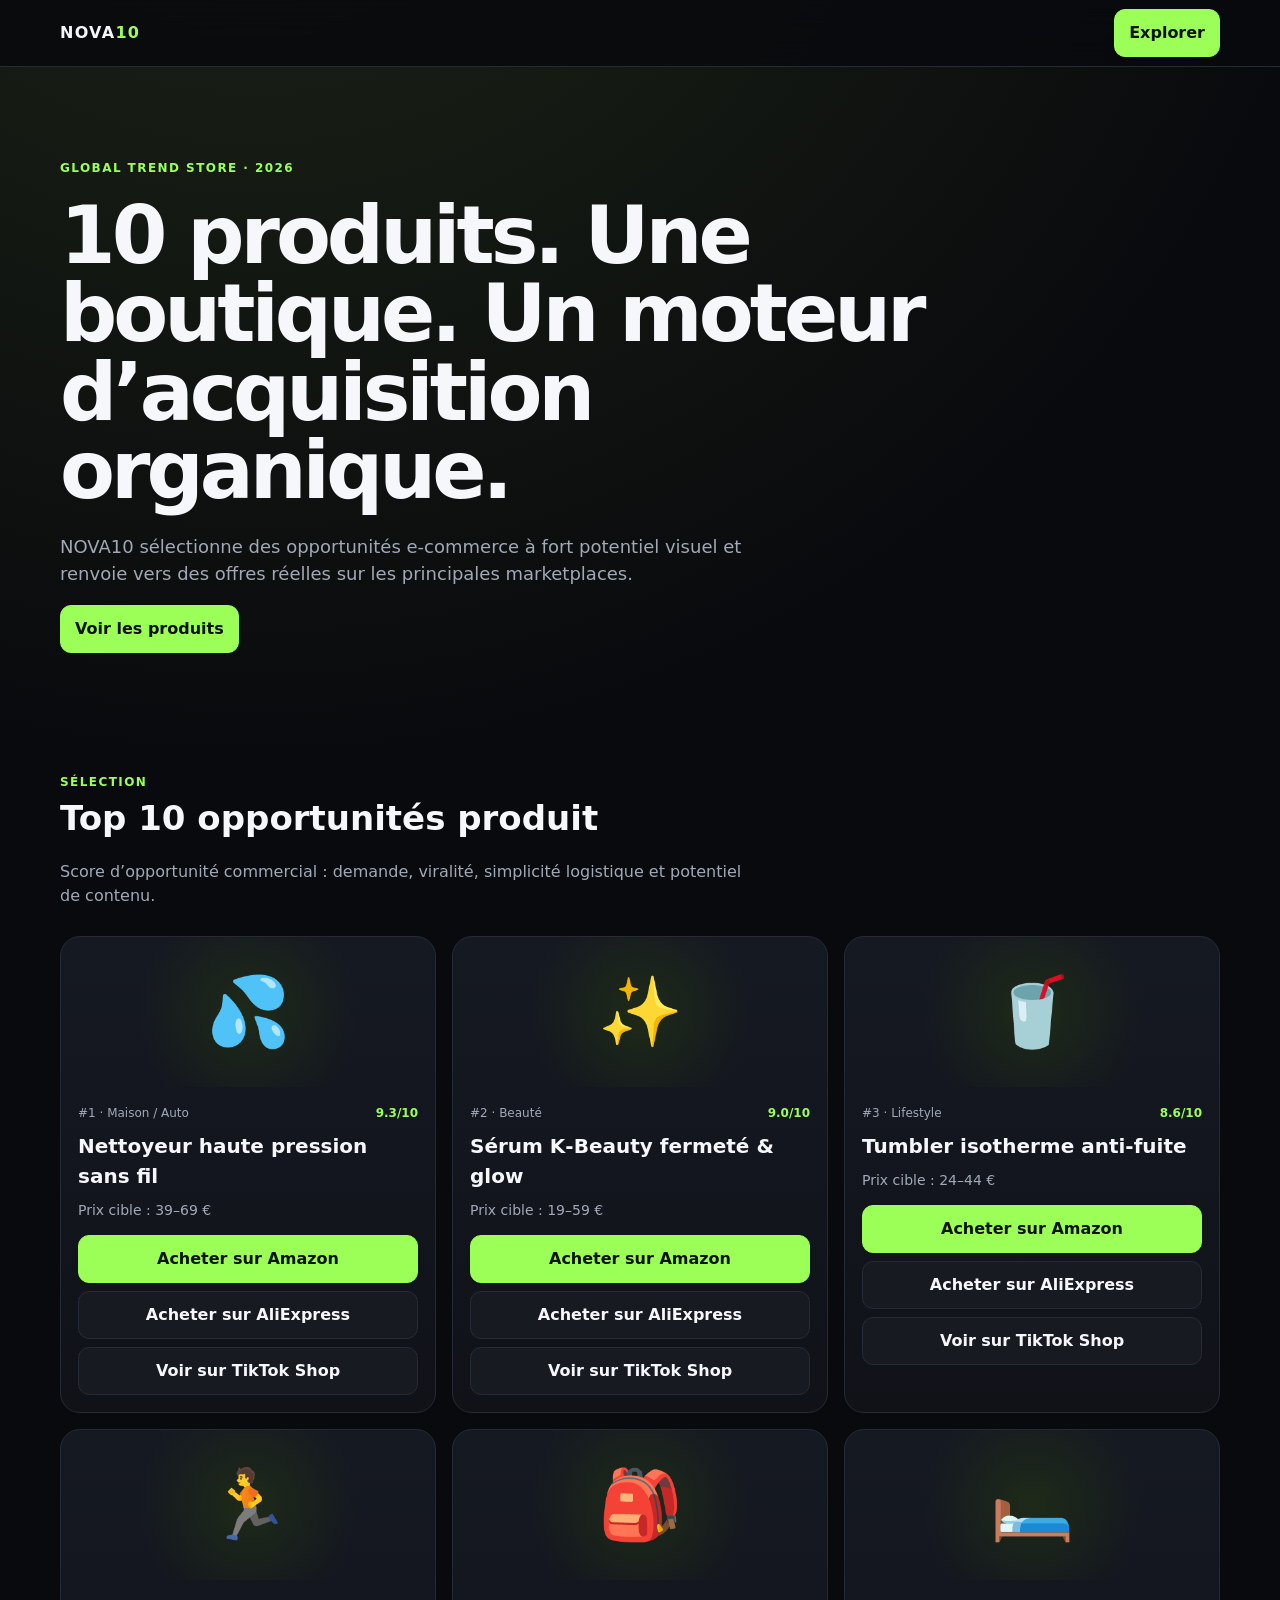
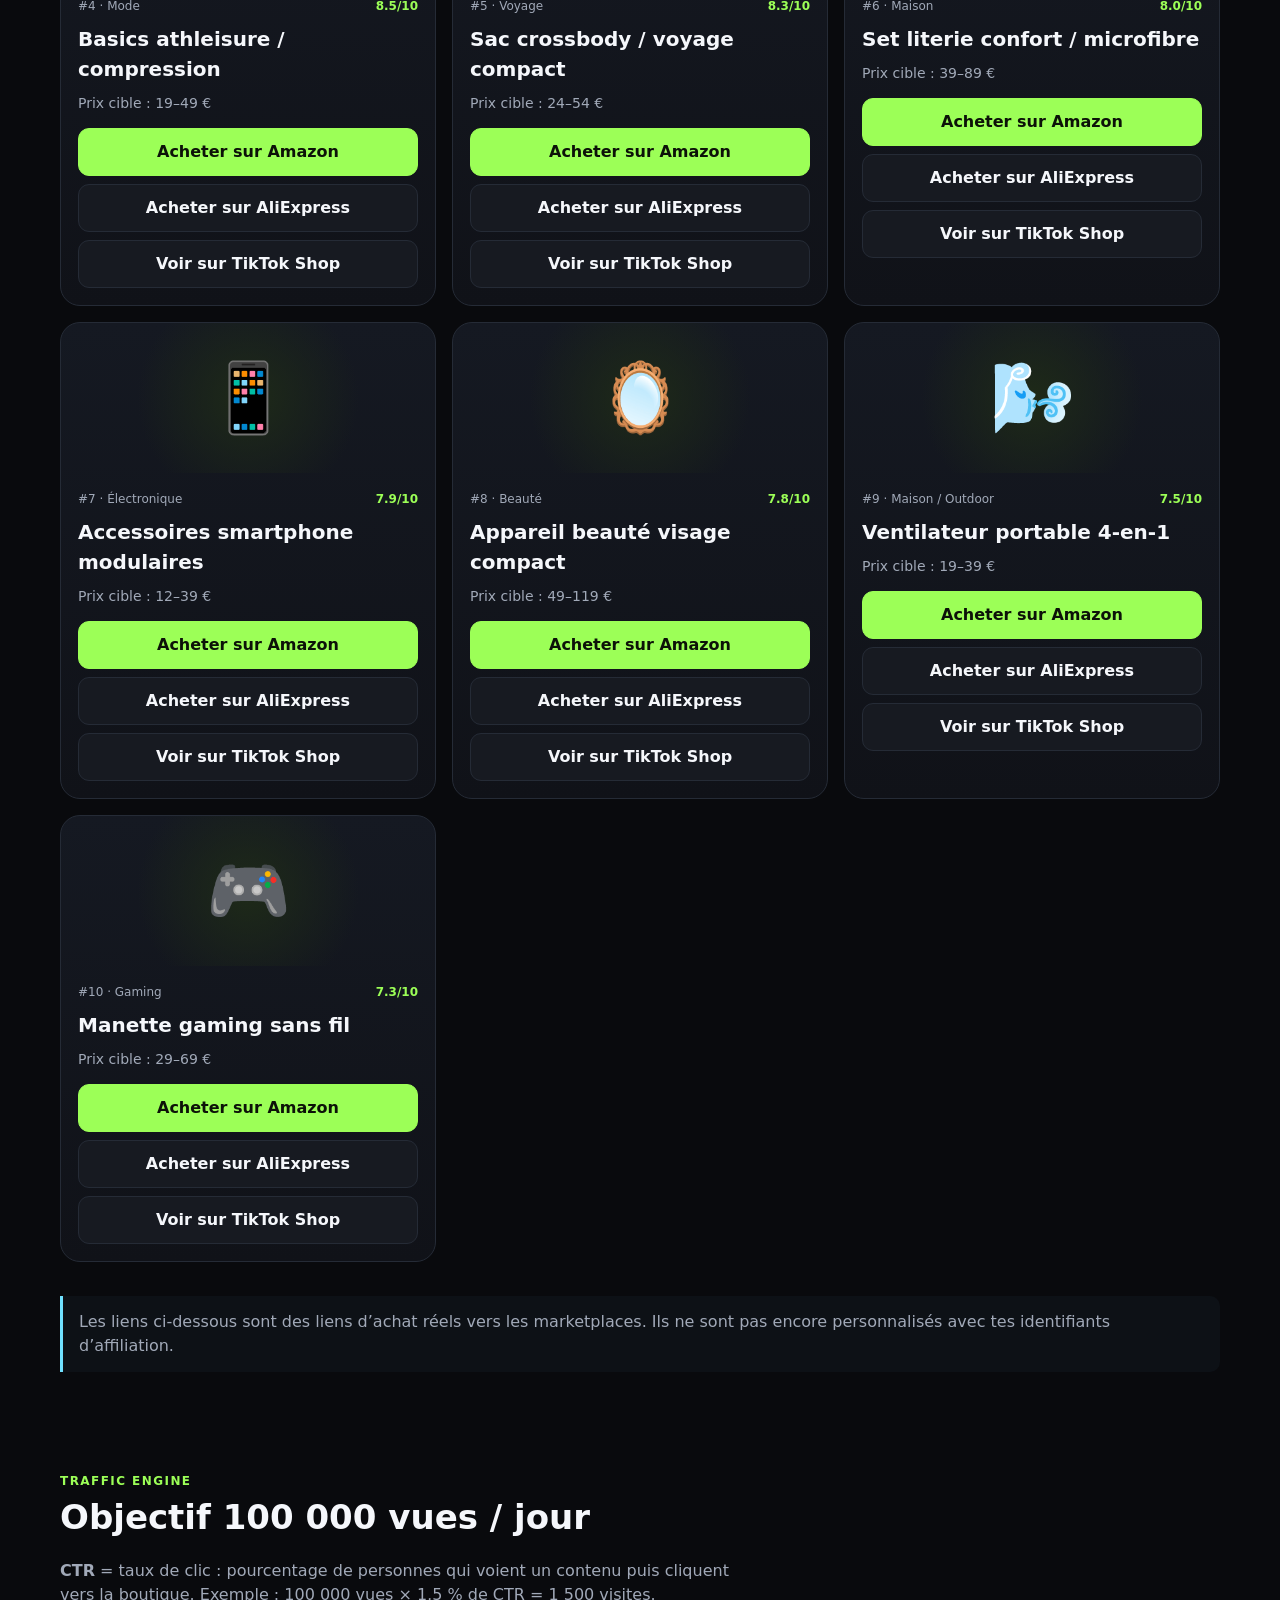
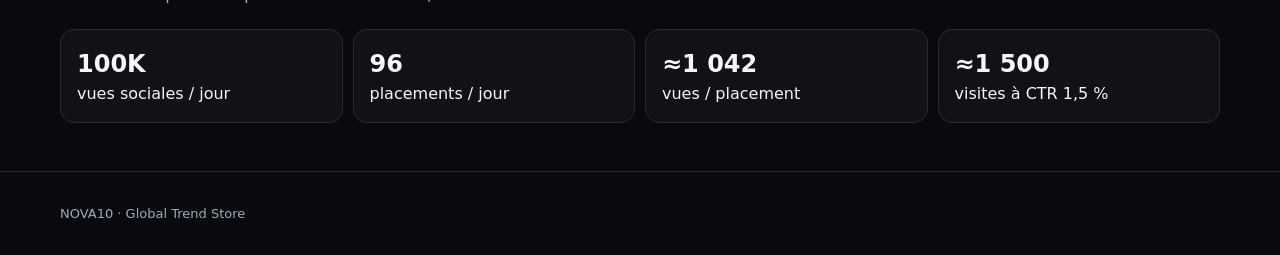
<file: index.html>
<!doctype html><html lang=fr><head><meta charset=utf-8><meta name=viewport content="width=device-width,initial-scale=1"><title>NOVA10 — Global Trend Store</title><style>
:root{--bg:#090a0d;--card:#12151b;--line:#252b36;--txt:#f5f7fb;--muted:#a1a9b8;--a:#9cff57}*{box-sizing:border-box}html{scroll-behavior:smooth}body{margin:0;background:radial-gradient(circle at 20% -10%,#1f2818,transparent 28%),var(--bg);color:var(--txt);font-family:Inter,system-ui,Arial;line-height:1.5}a{color:inherit;text-decoration:none}.w{width:min(1160px,92vw);margin:auto}nav{position:sticky;top:0;z-index:10;background:#090a0ddd;backdrop-filter:blur(14px);border-bottom:1px solid var(--line)}.n{height:66px;display:flex;align-items:center;justify-content:space-between}.logo{font-weight:900;letter-spacing:.08em}.logo b{color:var(--a)}.btn{display:inline-flex;justify-content:center;align-items:center;padding:11px 14px;border-radius:11px;border:1px solid var(--line);background:#171a21;font-weight:800}.pri{background:var(--a);color:#0c1208;border-color:var(--a)}header{padding:88px 0 52px}.k{color:var(--a);font-size:12px;font-weight:900;letter-spacing:.12em;text-transform:uppercase}h1{font-size:clamp(42px,7vw,80px);line-height:.98;letter-spacing:-.05em;max-width:900px;margin:18px 0 22px}.lead{max-width:720px;color:var(--muted);font-size:18px}section{padding:48px 0}h2{font-size:34px;margin:0 0 8px}.sub{color:var(--muted);max-width:700px}.grid{display:grid;grid-template-columns:repeat(3,1fr);gap:16px;margin-top:28px}.card{background:linear-gradient(180deg,#151922,#101218);border:1px solid var(--line);border-radius:20px;overflow:hidden}.v{height:150px;display:grid;place-items:center;font-size:68px;background:radial-gradient(circle,#1e2a18,transparent 55%)}.b{padding:17px}.row{display:flex;justify-content:space-between;gap:12px;color:var(--muted);font-size:12px}.score{color:var(--a);font-weight:900}h3{font-size:20px;margin:9px 0}.price{font-size:14px;color:var(--muted)}.shops{display:grid;grid-template-columns:1fr;gap:8px;margin-top:14px}.note{margin-top:34px;border-left:3px solid #70e1ff;background:#0d1116;padding:14px 16px;border-radius:0 10px 10px 0;color:var(--muted)}.calc{display:grid;grid-template-columns:repeat(4,1fr);gap:10px;margin-top:22px}.m{background:#101218;border:1px solid var(--line);padding:16px;border-radius:14px}.m b{font-size:24px;display:block}footer{border-top:1px solid var(--line);padding:32px 0;color:var(--muted);font-size:13px}@media(max-width:900px){.grid{grid-template-columns:repeat(2,1fr)}.calc{grid-template-columns:repeat(2,1fr)}}@media(max-width:620px){.grid{grid-template-columns:1fr}h1{font-size:47px}}
</style></head><body><nav><div class="w n"><a class=logo href="#">NOVA<b>10</b></a><a class="btn pri" href="#shop">Explorer</a></div></nav><header><div class=w><span class=k>Global trend store · 2026</span><h1>10 produits. Une boutique. Un moteur d’acquisition organique.</h1><p class=lead>NOVA10 sélectionne des opportunités e-commerce à fort potentiel visuel et renvoie vers des offres réelles sur les principales marketplaces.</p><p><a class="btn pri" href="#shop">Voir les produits</a></p></div></header><main><section id=shop><div class=w><span class=k>Sélection</span><h2>Top 10 opportunités produit</h2><p class=sub>Score d’opportunité commercial : demande, viralité, simplicité logistique et potentiel de contenu.</p><div id=g class=grid></div><div class=note>Les liens ci-dessous sont des liens d’achat réels vers les marketplaces. Ils ne sont pas encore personnalisés avec tes identifiants d’affiliation.</div></div></section><section><div class=w><span class=k>Traffic Engine</span><h2>Objectif 100 000 vues / jour</h2><p class=sub><b>CTR</b> = taux de clic : pourcentage de personnes qui voient un contenu puis cliquent vers la boutique. Exemple : 100 000 vues × 1,5 % de CTR = 1 500 visites.</p><div class=calc><div class=m><b>100K</b>vues sociales / jour</div><div class=m><b>96</b>placements / jour</div><div class=m><b>≈1 042</b>vues / placement</div><div class=m><b>≈1 500</b>visites à CTR 1,5 %</div></div></div></section></main><footer><div class=w>NOVA10 · Global Trend Store</div></footer><script>const P=[{"i":1,"icon":"💦","name":"Nettoyeur haute pression sans fil","cat":"Maison / Auto","price":"39–69 €","score":"9.3","amazon":"https://www.amazon.fr/s?k=nettoyeur+haute+pression+sans+fil","ali":"https://www.aliexpress.com/wholesale?SearchText=cordless+pressure+washer","tiktok":"https://shop.tiktok.com/us/k/cordless-pressure-washer"},{"i":2,"icon":"✨","name":"Sérum K‑Beauty fermeté & glow","cat":"Beauté","price":"19–59 €","score":"9.0","amazon":"https://www.amazon.fr/s?k=korean+firming+serum+kbeauty","ali":"https://www.aliexpress.com/wholesale?SearchText=korean+firming+serum","tiktok":"https://shop.tiktok.com/us/k/korean-firming-serum"},{"i":3,"icon":"🥤","name":"Tumbler isotherme anti-fuite","cat":"Lifestyle","price":"24–44 €","score":"8.6","amazon":"https://www.amazon.fr/s?k=tumbler+isotherme+anti+fuite","ali":"https://www.aliexpress.com/wholesale?SearchText=insulated+tumbler+leakproof","tiktok":"https://shop.tiktok.com/us/k/insulated-tumbler"},{"i":4,"icon":"🏃","name":"Basics athleisure / compression","cat":"Mode","price":"19–49 €","score":"8.5","amazon":"https://www.amazon.fr/s?k=athleisure+compression+set","ali":"https://www.aliexpress.com/wholesale?SearchText=athleisure+compression+set","tiktok":"https://shop.tiktok.com/us/k/athleisure"},{"i":5,"icon":"🎒","name":"Sac crossbody / voyage compact","cat":"Voyage","price":"24–54 €","score":"8.3","amazon":"https://www.amazon.fr/s?k=sac+crossbody+voyage+compact","ali":"https://www.aliexpress.com/wholesale?SearchText=crossbody+travel+bag","tiktok":"https://shop.tiktok.com/us/k/crossbody-bag"},{"i":6,"icon":"🛏️","name":"Set literie confort / microfibre","cat":"Maison","price":"39–89 €","score":"8.0","amazon":"https://www.amazon.fr/s?k=parure+de+lit+microfibre+confort","ali":"https://www.aliexpress.com/wholesale?SearchText=microfiber+bedding+set","tiktok":"https://shop.tiktok.com/us/k/bedding-set"},{"i":7,"icon":"📱","name":"Accessoires smartphone modulaires","cat":"Électronique","price":"12–39 €","score":"7.9","amazon":"https://www.amazon.fr/s?k=accessoires+smartphone+support+chargeur","ali":"https://www.aliexpress.com/wholesale?SearchText=smartphone+accessories","tiktok":"https://shop.tiktok.com/us/k/phone-accessories"},{"i":8,"icon":"🪞","name":"Appareil beauté visage compact","cat":"Beauté","price":"49–119 €","score":"7.8","amazon":"https://www.amazon.fr/s?k=appareil+beaute+visage+massage+led","ali":"https://www.aliexpress.com/wholesale?SearchText=facial+beauty+device","tiktok":"https://shop.tiktok.com/us/k/facial-beauty-device"},{"i":9,"icon":"🌬️","name":"Ventilateur portable 4-en-1","cat":"Maison / Outdoor","price":"19–39 €","score":"7.5","amazon":"https://www.amazon.fr/s?k=ventilateur+portable+rechargeable+4+en+1","ali":"https://www.aliexpress.com/wholesale?SearchText=portable+fan+rechargeable","tiktok":"https://shop.tiktok.com/us/k/portable-fan"},{"i":10,"icon":"🎮","name":"Manette gaming sans fil","cat":"Gaming","price":"29–69 €","score":"7.3","amazon":"https://www.amazon.fr/s?k=manette+gaming+pc+sans+fil","ali":"https://www.aliexpress.com/wholesale?SearchText=gaming+controller+wireless","tiktok":"https://shop.tiktok.com/us/k/gaming-controller"}];document.querySelector('#g').innerHTML=P.map(p=>`<article class=card><div class=v>${p.icon}</div><div class=b><div class=row><span>#${p.i} · ${p.cat}</span><span class=score>${p.score}/10</span></div><h3>${p.name}</h3><div class=price>Prix cible : ${p.price}</div><div class=shops><a class="btn pri" target=_blank rel="sponsored nofollow noopener" href="${p.amazon}">Acheter sur Amazon</a><a class=btn target=_blank rel="sponsored nofollow noopener" href="${p.ali}">Acheter sur AliExpress</a><a class=btn target=_blank rel="sponsored nofollow noopener" href="${p.tiktok}">Voir sur TikTok Shop</a></div></div></article>`).join('');</script></body></html>
</file>
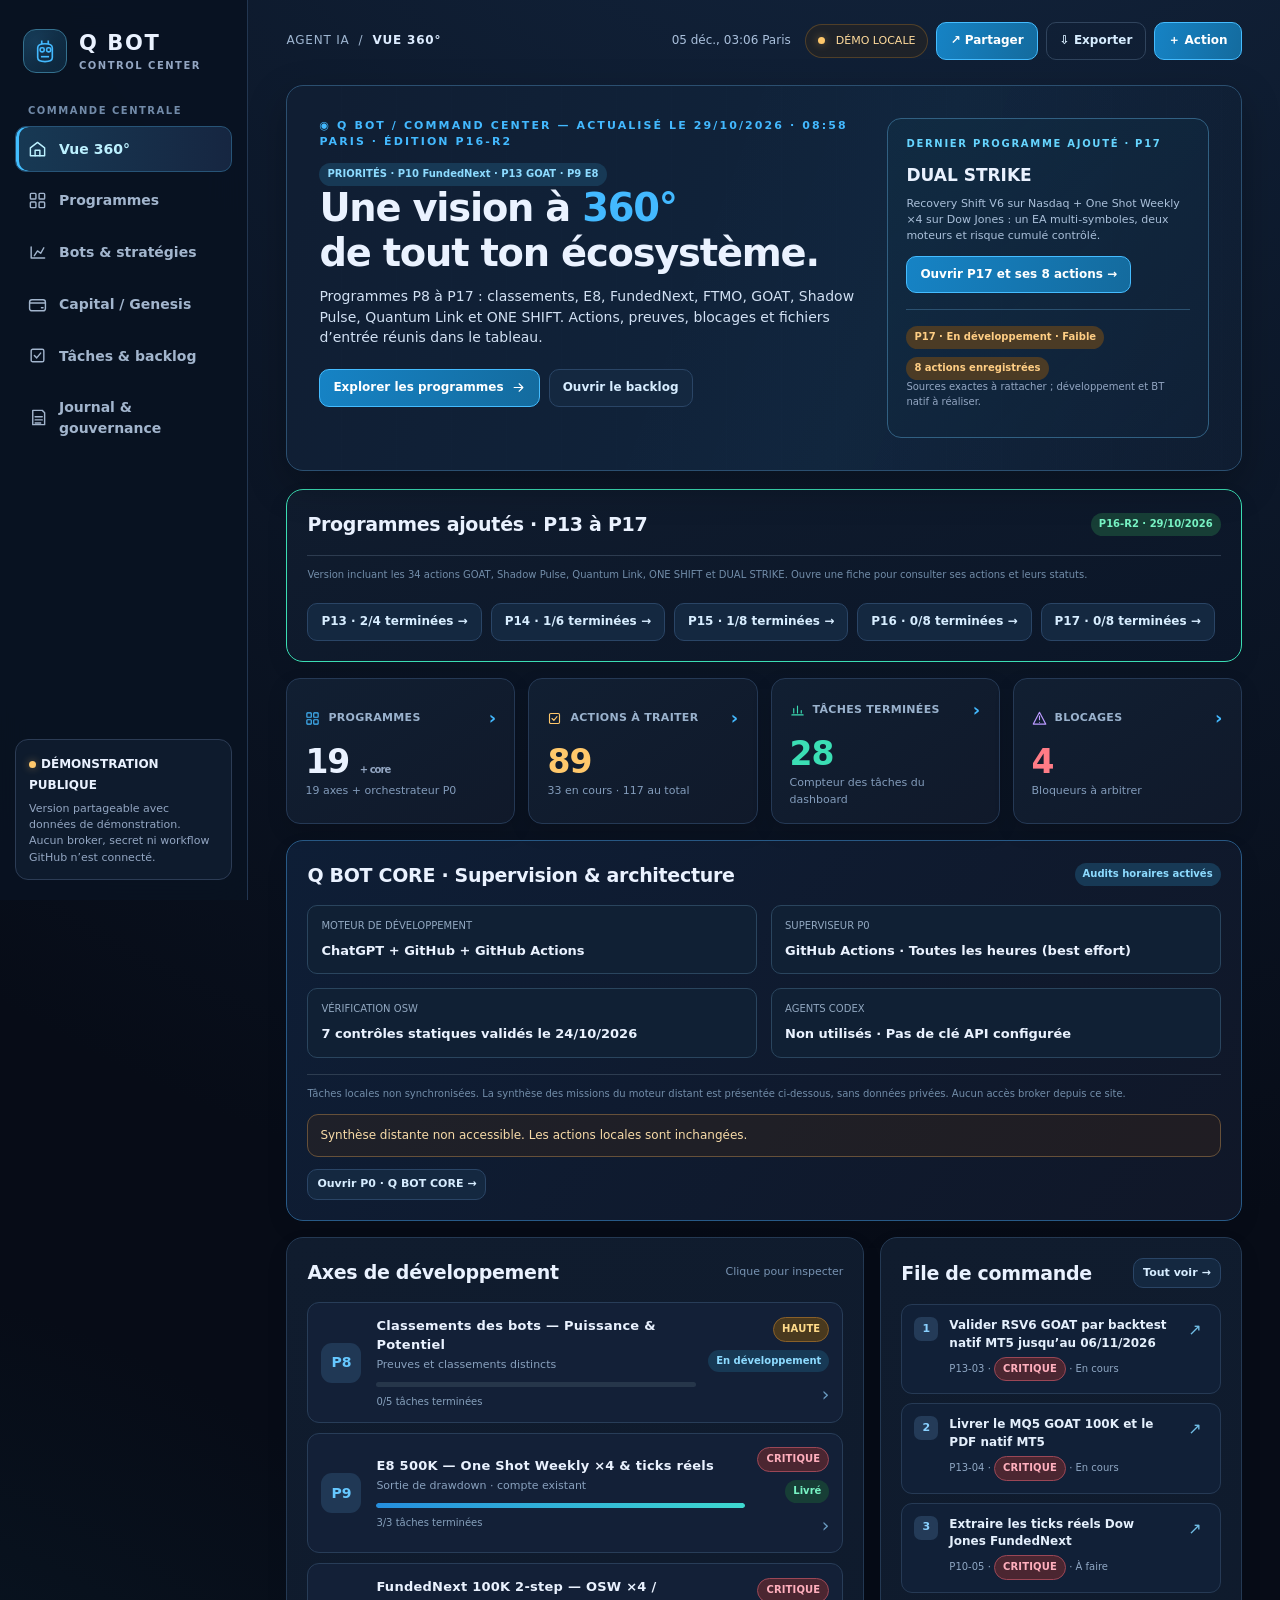
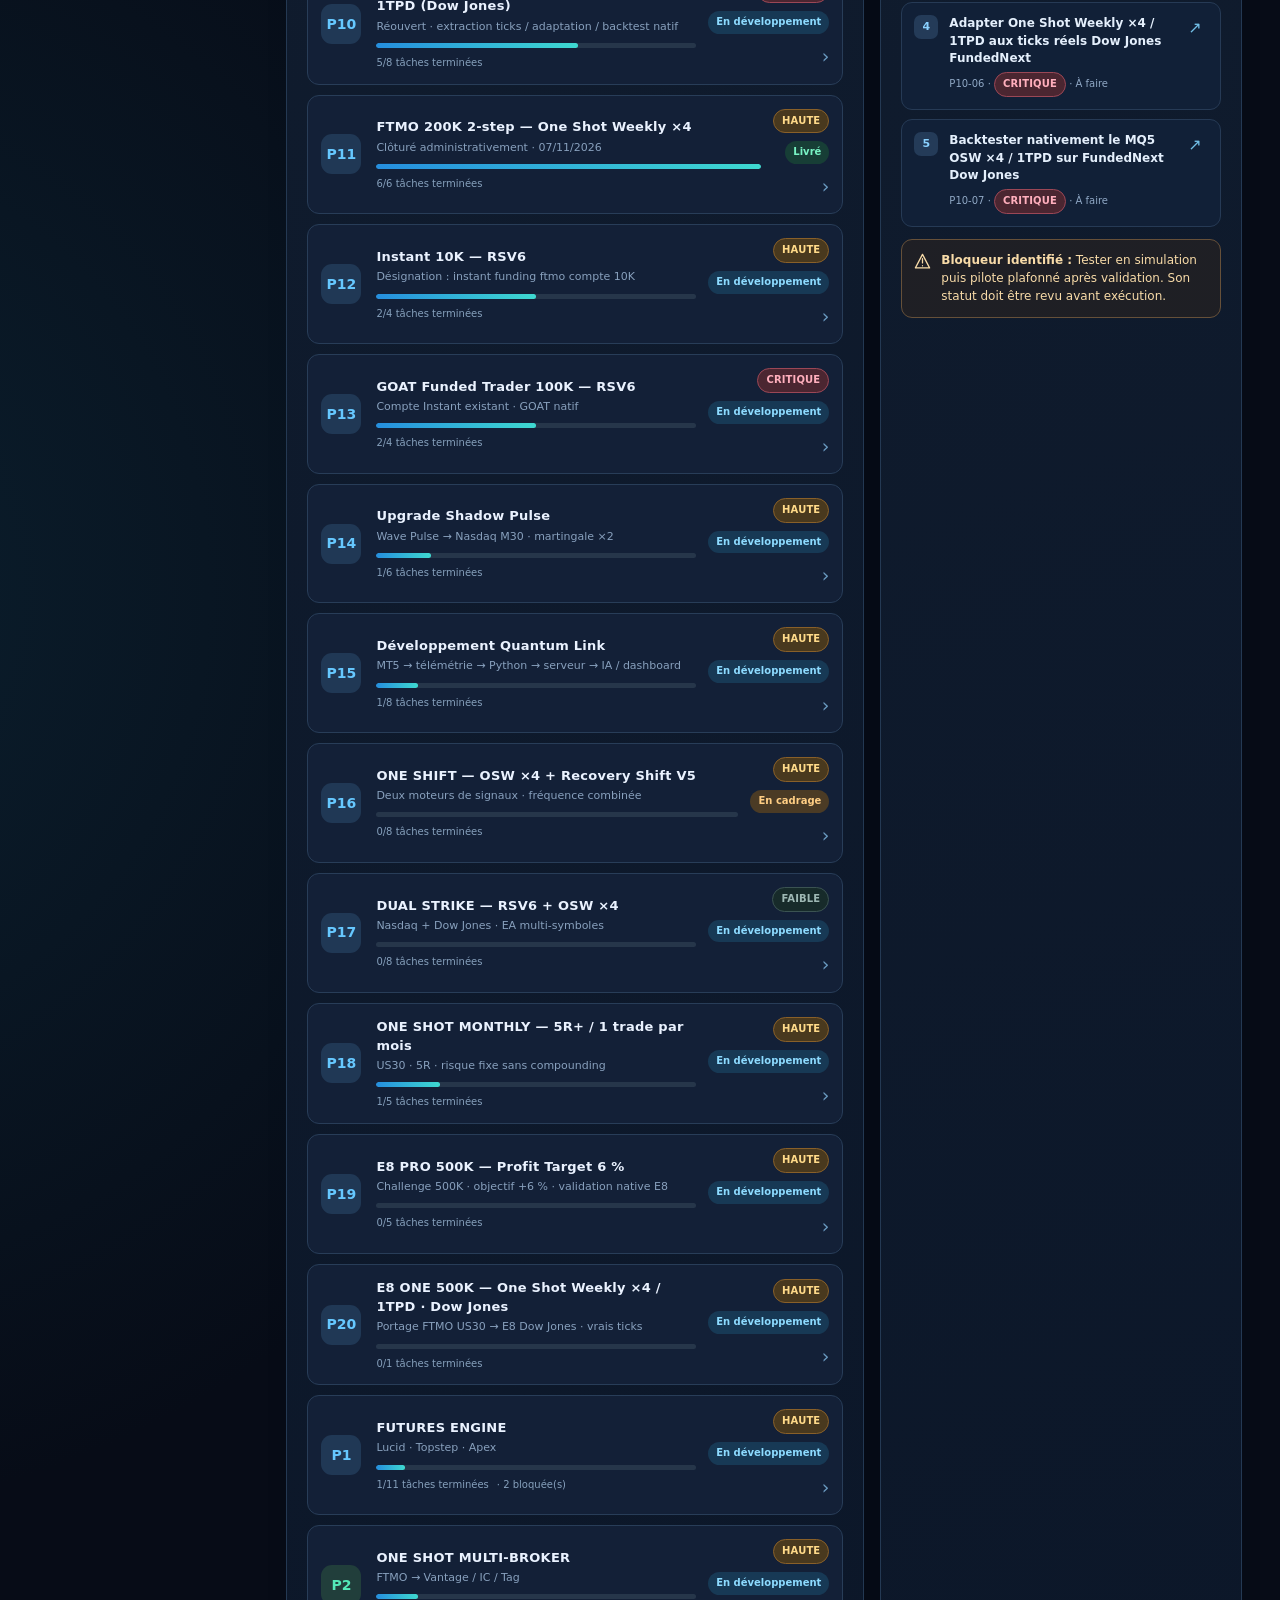
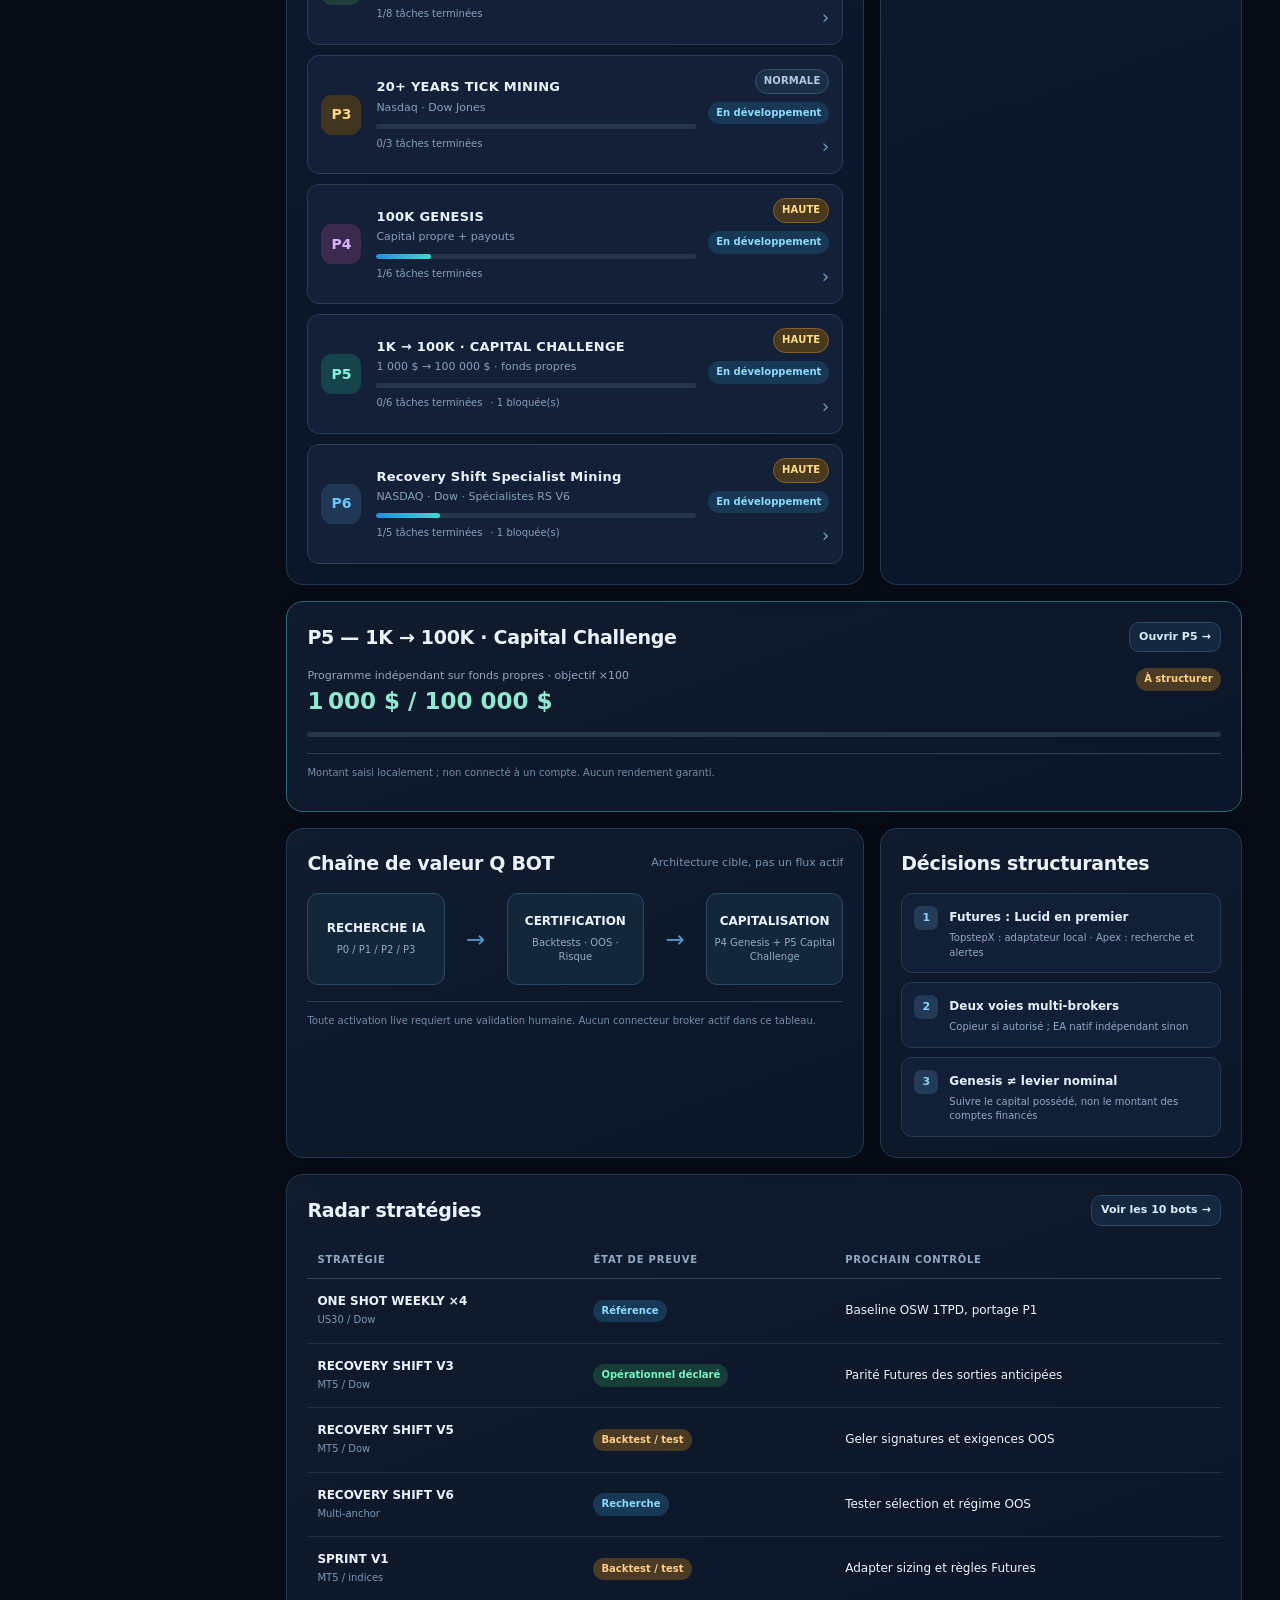
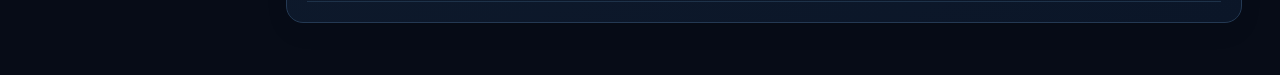
<file: qbot-control-center/index.html>
<!doctype html>
<html lang="fr">
<head>
<meta charset="utf-8">
<meta name="viewport" content="width=device-width,initial-scale=1,viewport-fit=cover">
<meta name="color-scheme" content="dark">
<meta name="theme-color" content="#070d1a">
<title>Q BOT — Control Center | P0–P6 / P8–P17</title>
<meta name="description" content="Q BOT Control Center — dashboard de pilotage des programmes de recherche en trading algorithmique. Version partageable de démonstration.">
<meta name="robots" content="noindex, nofollow">
<link rel="manifest" href="./manifest.webmanifest">
<link rel="icon" type="image/png" sizes="192x192" href="./icon-192.png">
<link rel="apple-touch-icon" href="./icon-192.png">
<style>
:root{--bg:#070c17;--bg2:#0b1323;--panel:#0e182a;--panel2:#111e33;--border:#23344e;--text:#eaf2ff;--muted:#93a6c2;--blue:#43b9ff;--teal:#3bdeb4;--gold:#ffc86b;--purple:#ba9aff;--red:#ff7c86;--radius:17px;--shadow:0 14px 38px #0004}
*{box-sizing:border-box}html{scroll-behavior:smooth}body{margin:0;color:var(--text);font-family:Inter,ui-sans-serif,system-ui,-apple-system,Segoe UI,Roboto,Arial,sans-serif;background:radial-gradient(circle at 70% -10%,#142843 0%,transparent 32%),radial-gradient(circle at -20% 45%,#0b202f 0%,transparent 30%),var(--bg);font-size:14px;line-height:1.48;min-height:100vh}
button,input,select,textarea{font:inherit}button{cursor:pointer}button:disabled{opacity:.5;cursor:not-allowed}a{color:#87d5ff;text-decoration:none}a:hover{text-decoration:underline}input,select,textarea{outline:none;max-width:100%}input:focus,select:focus,textarea:focus,button:focus-visible{outline:2px solid var(--blue);outline-offset:2px}
.shell{display:flex;min-height:100vh}.sidebar{width:248px;position:sticky;top:0;height:100vh;flex-shrink:0;background:#091322ee;border-right:1px solid #223651;padding:24px 15px 20px;display:flex;flex-direction:column;gap:26px;z-index:30;backdrop-filter:blur(20px)}.brand{display:flex;gap:12px;align-items:center;padding:4px 8px}.brandmark{width:44px;height:44px;border:1px solid #34718f;background:radial-gradient(circle at 30% 30%,#173a55,#0b1c2e);border-radius:13px;display:grid;place-items:center;color:var(--blue);box-shadow:inset 0 0 18px #229fe51b}.brandmark svg{width:26px;height:26px}.brandtitle{font-weight:900;font-size:21px;letter-spacing:1.6px}.brandsub{color:var(--muted);font-size:10px;letter-spacing:1.5px;font-weight:750}.sidecaption{font-size:10px;font-weight:800;letter-spacing:1.5px;color:#728ba9;margin:0 13px 7px}.side-nav{display:grid;gap:5px}.navitem{width:100%;display:flex;align-items:center;gap:12px;background:transparent;border:1px solid transparent;color:#a2b5cd;text-align:left;padding:12px;border-radius:11px;font-weight:650}.navitem:hover{background:#162640;color:#e1f3ff}.navitem.active{background:linear-gradient(90deg,#173954,#162641);color:#bcf1ff;border-color:#275477;box-shadow:inset 3px 0 0 #42beff}.navitem svg{width:19px;height:19px;stroke-width:1.8;flex-shrink:0}.side-bottom{margin-top:auto;border:1px solid #2c3c55;background:#0e1b2d;padding:13px;border-radius:13px}.side-bottom strong{font-size:12px}.side-bottom p{color:var(--muted);font-size:11px;margin:6px 0 0}.live-dot{width:7px;height:7px;display:inline-block;border-radius:50%;background:var(--gold);box-shadow:0 0 9px #ffc86b70;margin-right:5px}
.main{min-width:0;flex:1;max-width:1820px;margin:auto;padding:22px clamp(18px,3vw,48px) 52px}.topbar{display:flex;justify-content:space-between;align-items:center;gap:14px;margin-bottom:25px}.breadcrumb{display:flex;align-items:center;gap:9px;color:#9eb5d0;font-size:12px;letter-spacing:.8px;text-transform:uppercase}.breadcrumb strong{color:#ddecff}.header-actions{display:flex;align-items:center;gap:8px;flex-wrap:wrap;justify-content:flex-end}.statusbar{font-size:11px;color:#ffdb9c;display:flex;gap:6px;align-items:center;padding:8px 12px;background:#3427196b;border:1px solid #7d5a2888;border-radius:999px}.clock{font-variant-numeric:tabular-nums;color:#aac0dc;font-size:12px;margin-right:6px}.btn{border:1px solid #2a4566;background:#142840;color:#d7edff;border-radius:10px;padding:9px 13px;display:inline-flex;align-items:center;justify-content:center;gap:7px;font-weight:750;font-size:12px;transition:background .2s,border .2s}.btn:hover{background:#203957;border-color:#4389ba}.btn.primary{background:linear-gradient(105deg,#1683c5,#146b9e);color:white;border-color:#45bcff}.btn.primary:hover{filter:brightness(1.14)}.btn.ghost{background:transparent;border-color:#30445d}.btn.danger{color:#ffc5ca;border-color:#743947;background:#43212a}.btn.sm{padding:6px 9px;font-size:11px}.btn svg{width:15px;height:15px}.iconbutton{width:37px;height:37px;border:1px solid #314660;background:#15263d;color:#c6e9ff;border-radius:10px;display:grid;place-items:center}.iconbutton svg{width:18px;height:18px}
h1,h2,h3,h4,p{margin-top:0}h1{font-size:clamp(25px,3vw,39px);line-height:1.17;letter-spacing:-1.2px;margin:0 0 10px}h2{font-size:19px;margin-bottom:16px;letter-spacing:-.3px}h3{font-size:15px;margin-bottom:7px}p{color:#aac0da}.eyebrow{font-size:11px;font-weight:850;letter-spacing:2.1px;color:var(--blue);margin-bottom:12px;text-transform:uppercase}.headline-sub{color:#b4c6dd;font-size:14px;max-width:750px}.muted{color:var(--muted)}.small{font-size:11px}.tiny{font-size:10px}.accent{color:var(--blue)}.success{color:var(--teal)}.warning{color:var(--gold)}.dangertext{color:var(--red)}.purple{color:var(--purple)}.mono{font-family:ui-monospace,SFMono-Regular,Menlo,monospace;font-variant-numeric:tabular-nums}
.hero{position:relative;overflow:hidden;border:1px solid #2b4f70;border-radius:var(--radius);background:linear-gradient(110deg,#101e33 5%,#10243c 62%,#0c182a 100%);padding:clamp(20px,3vw,32px);display:grid;grid-template-columns:1.45fr .85fr;gap:20px;box-shadow:var(--shadow);margin-bottom:18px}.hero:after{content:"";position:absolute;inset:0;pointer-events:none;background:linear-gradient(110deg,transparent 40%,#60baff08),repeating-linear-gradient(90deg,transparent 0,transparent 54px,#5589b705 55px)}.hero>*{position:relative;z-index:1}.hero h1 em{font-style:normal;color:var(--blue)}.hero .mainphrase{max-width:550px;color:#d1e0f3}.hero-actions{display:flex;gap:9px;flex-wrap:wrap;margin-top:21px}.hero-right{border:1px solid #316082;background:linear-gradient(140deg,#102d44aa,#10223999);border-radius:14px;padding:18px;display:flex;flex-direction:column;justify-content:space-between}.hero-right .mission-label{font-size:10px;font-weight:850;color:#66d5ff;letter-spacing:1.7px}.hero-right h3{font-size:17px;margin:11px 0 8px}.mission-meta{display:flex;gap:8px;flex-wrap:wrap}.hr-line{height:1px;background:#2b5170;margin:16px 0}
.kpi-grid{display:grid;grid-template-columns:repeat(4,minmax(0,1fr));gap:13px;margin-bottom:16px}.kpi{border:1px solid #253955;background:linear-gradient(145deg,#111f32,#10192a);border-radius:14px;padding:18px 18px 15px;min-height:129px;box-shadow:0 8px 20px #0002}.kpi .k-label{display:flex;gap:8px;align-items:center;color:#9ab2cd;font-size:11px;letter-spacing:.3px;font-weight:700}.kpi .k-value{font-size:33px;font-weight:850;letter-spacing:-1px;line-height:1.32;margin:8px 0 0}.kpi .k-detail{font-size:11px;color:#839cbb}.kpi .kicon{width:15px;height:15px;color:var(--blue)}.kpi:nth-child(2) .kicon{color:var(--gold)}.kpi:nth-child(3) .kicon{color:var(--teal)}.kpi:nth-child(4) .kicon{color:var(--purple)}
/* KPI cards are actual navigation controls, not decorative statistics */
button.kpi-link{display:block;width:100%;text-align:left;color:inherit;font:inherit;appearance:none;-webkit-appearance:none;cursor:pointer;transition:transform .15s ease,border-color .15s ease,box-shadow .15s ease}
button.kpi-link:hover{transform:translateY(-2px);border-color:#54a0e5;box-shadow:0 10px 26px #0005}
button.kpi-link:active{transform:translateY(0)}
button.kpi-link:focus-visible{outline:3px solid var(--blue);outline-offset:3px}
button.kpi-link .k-label::after{content:"›";margin-left:auto;font-size:18px;color:var(--blue);font-weight:700}
.dashboard-grid{display:grid;grid-template-columns:minmax(0,1.6fr) minmax(280px,1fr);gap:16px;margin:16px 0}.panel{background:linear-gradient(160deg,#101c2e,#0b1628);border:1px solid #243953;border-radius:var(--radius);padding:20px;min-width:0;box-shadow:0 9px 23px #0001}.panel-header{display:flex;gap:12px;justify-content:space-between;align-items:center;margin-bottom:16px}.panel-header h2{margin:0}.panel-header .sub{font-size:11px;color:#7893b2}.prog-list{display:grid;gap:10px}.program-row{border:1px solid #283d58;border-radius:12px;padding:13px;background:#132037;display:grid;grid-template-columns:43px minmax(0,1fr) auto;gap:12px;align-items:center;text-align:left;color:inherit;width:100%}.program-row:hover,.program-row.selected{border-color:#4290b9;background:#152944}.program-icon{display:grid;place-items:center;border-radius:11px;height:40px;width:40px;background:#203855;color:#66c8ff;font-weight:850}.program-icon.p2{background:#213e3b;color:#54e8b9}.program-icon.p3{background:#42351f;color:#ffd37b}.program-icon.p4{background:#3b294e;color:#d8b2ff}
.program-icon.p5{background:#17434a;color:#7ef5e0}
.p5-header{display:flex;justify-content:space-between;align-items:flex-start;gap:12px;flex-wrap:wrap}
.p5-target{font-size:clamp(20px,5vw,33px);color:#9fece9;font-weight:900;letter-spacing:-.5px}
.p5-progress{height:11px;border-radius:25px;background:#24364b;overflow:hidden;margin:12px 0 7px}
.p5-progress>i{display:block;height:100%;border-radius:25px;background:linear-gradient(90deg,#248feb,#44dcb3)}
.p5-milestones{display:grid;grid-template-columns:repeat(7,minmax(0,1fr));gap:5px;margin-top:15px}
.p5-milestone{padding:10px 3px;text-align:center;border:1px solid #2a4058;border-radius:9px;background:#14253a;color:#8da8c2;font-size:10px;font-weight:800}
.p5-milestone.hit{background:#154239;border-color:#2b977c;color:#8cf7ce}
.p5-milestone.next{border-color:#ffd17f;color:#ffd17f}
.p5-inputs{display:grid;grid-template-columns:repeat(3,minmax(0,1fr));gap:9px;margin-top:16px}
.p5-inputs .formfield{margin:0}
.p5-inputs input{width:100%}
.p5-stats{display:grid;grid-template-columns:repeat(3,minmax(0,1fr));gap:10px;margin-top:14px}
.p5-stats .tile{background:#0e1b2e;border:1px solid #2a4058;padding:12px;border-radius:10px}
.p5-stats .tile b{display:block;font-size:18px;margin-top:6px;color:#eaf7ff}
.p5-disclaimer{background:#30251e;border:1px solid #7b5d38;color:#f3d5a9;padding:12px;border-radius:10px;font-size:11px;margin-top:15px}
@media(max-width:740px){.p5-inputs,.p5-stats{grid-template-columns:repeat(2,minmax(0,1fr))}.p5-milestones{grid-template-columns:repeat(4,minmax(0,1fr))}}
@media(max-width:400px){.p5-inputs{grid-template-columns:1fr 1fr}.p5-stats{grid-template-columns:1fr 1fr}}
.prog-title{font-weight:850;font-size:13px;letter-spacing:.25px}.prog-desc{color:#88a0bd;font-size:11px;margin-top:3px}.prog-footer{display:flex;gap:8px;align-items:center;flex-wrap:wrap;margin-top:8px}.taskmeter{height:5px;background:#26364a;border-radius:999px;overflow:hidden;width:100%;margin-top:8px}.taskmeter span{display:block;background:linear-gradient(90deg,#258ede,#3ed9d0);height:100%;border-radius:999px;min-width:0}.taskmeter-info{font-size:10px;color:#86a0bc}.program-right{text-align:right;display:grid;justify-items:end;gap:8px}.program-right .arrow{font-size:19px;color:#6a9bc1}.pill{border-radius:999px;font-size:10px;font-weight:800;padding:4px 8px;background:#203249;color:#bed3ec;white-space:nowrap;display:inline-block}.pill.doing{background:#173955;color:#8ddbff}.pill.done{background:#173e36;color:#78f3c4}.pill.blocked{background:#4d2830;color:#ffacb1}.pill.todo{background:#4b3b25;color:#ffce84}.pill.purple{background:#37294f;color:#d3b6ff}
.action-list{display:grid;gap:9px}.action{display:flex;gap:11px;align-items:flex-start;border:1px solid #263a55;border-radius:11px;padding:12px;background:#112037}.action .num{font-size:11px;font-weight:900;background:#243b58;color:#8ad1ff;width:24px;height:24px;border-radius:7px;flex-shrink:0;display:grid;place-items:center}.action-title{color:#e4effc;font-weight:750;font-size:12px}.action .meta{font-size:10px;color:#90a8c5;margin-top:4px}.action .open{margin-left:auto;border:0;background:none;color:#72bfe7;font-size:16px}.alertbox{border:1px solid #665039;background:#38271b66;border-radius:11px;padding:12px;color:#f8dba8;font-size:12px;display:flex;gap:10px;align-items:flex-start}.alertbox svg{width:17px;height:17px;flex-shrink:0;margin-top:1px}.alertbox p{margin:0;color:#f8dba8}.flow-map{display:grid;grid-template-columns:1fr 48px 1fr 48px 1fr;gap:7px;align-items:center;margin:8px 0}.flowbox{text-align:center;border:1px solid #2a4968;border-radius:11px;padding:16px 7px;min-height:92px;background:#13263a;display:flex;flex-direction:column;justify-content:center;gap:5px}.flowbox b{font-size:12px}.flowbox span{font-size:10px;color:#91abc6}.flowarrow{text-align:center;font-size:23px;color:#5594c6}.source{padding-top:12px;margin-top:16px;border-top:1px solid #2d3c50;color:#728da9;font-size:10px}
.section-head{display:flex;justify-content:space-between;align-items:end;gap:20px;margin-bottom:20px}.section-head h1{margin-bottom:7px}.program-grid{display:grid;grid-template-columns:repeat(2,minmax(0,1fr));gap:15px}.project-card{padding:20px;border:1px solid #2b3e59;border-radius:15px;background:linear-gradient(160deg,#142238,#101b2e);text-align:left;color:inherit;min-width:0}.project-card:hover{border-color:#479bce;background:#162c46}.project-top{display:flex;justify-content:space-between;align-items:center;gap:7px;margin-bottom:15px}.project-card h2{font-size:19px;margin-bottom:6px}.project-card p{font-size:12px;margin-bottom:14px;min-height:34px}.project-card .bottomline{display:flex;justify-content:space-between;gap:8px;color:#97afca;font-size:11px;margin-top:10px}.project-detail{margin-top:17px;border:1px solid #2c5472;background:#10253a;border-radius:15px;padding:20px}.detail-head{display:flex;justify-content:space-between;align-items:start;gap:10px;margin-bottom:14px}.detail-grid{display:grid;grid-template-columns:1fr 1fr;gap:14px}.detail-grid .field{border:1px solid #2a455e;background:#102034;padding:13px;border-radius:10px}.detail-grid .field label{display:block;color:#92a8c1;font-size:10px;margin-bottom:6px}.detail-grid .field strong{font-size:13px}.tags{display:flex;gap:5px;flex-wrap:wrap}.tag{font-size:10px;color:#b3cee8;background:#1b3047;border:1px solid #304864;padding:4px 7px;border-radius:6px}
.priority-tag{display:inline-flex;align-items:center;white-space:nowrap;max-width:100%;border-radius:999px;border:1px solid #385572;font-weight:800;font-size:10px;letter-spacing:.15px;padding:4px 8px;color:#9dbbda;background:#1b3047}
.priority-tag.haute{border-color:#896029;background:#49391e;color:#ffda89}
.priority-tag.critique{border-color:#9b4756;background:#4b2631;color:#ffafbd}
.priority-tag.faible{border-color:#3b5352;background:#172b2a;color:#9eb8b4}.priority-tag.normale{border-color:#385572;background:#1b3047;color:#b2c9e3}.sep{height:1px;background:#2d4058;margin:15px 0}
.tablewrap{overflow-x:auto}.tbl{width:100%;border-collapse:collapse;min-width:620px;font-size:12px}.tbl th{text-align:left;font-size:10px;text-transform:uppercase;letter-spacing:.8px;color:#90aac5;border-bottom:1px solid #2e4560;padding:11px 10px}.tbl td{padding:14px 10px;border-bottom:1px solid #1e3249;vertical-align:middle}.tbl tr:hover td{background:#14233a}.tbl td small{color:#7d97b5}.tabfilter{display:flex;gap:7px;flex-wrap:wrap;margin-bottom:13px}.filter{border:1px solid #2a4761;border-radius:100px;background:transparent;color:#adc1db;padding:7px 12px;font-size:11px;font-weight:750}.filter.active{background:#1a5474;color:#e1f6ff;border-color:#58bde7}.subgrid{display:grid;grid-template-columns:repeat(2,minmax(0,1fr));gap:15px}.account-list{display:grid;gap:8px}.account-line{display:flex;align-items:center;justify-content:space-between;gap:9px;padding:12px;border:1px solid #2a415b;background:#111e32;border-radius:11px}.account-line b{display:block;font-size:12px}.account-line small{display:block;color:#83a1bf;font-size:10px;margin-top:3px}.capital-bars{display:grid;gap:15px}.alloc-row{display:grid;grid-template-columns:1fr 95px 100px;gap:10px;align-items:center}.alloc-row label{font-size:12px}.alloc-row input,.fieldinput{width:100%;border-radius:9px;border:1px solid #38506b;background:#0c1b2e;color:#e7f2ff;padding:10px}.alloc-bar{height:8px;background:#223954;border-radius:100px;overflow:hidden}.alloc-bar i{display:block;height:100%;background:var(--blue);border-radius:100px}.alloc-row:nth-child(2) .alloc-bar i{background:var(--teal)}.alloc-row:nth-child(3) .alloc-bar i{background:var(--gold)}.alloc-row:nth-child(4) .alloc-bar i{background:var(--purple)}.sim-result{display:grid;grid-template-columns:repeat(2,1fr);gap:10px;margin-top:16px}.sim-result .tile{background:#14243b;border:1px solid #2c4662;padding:13px;border-radius:11px}.sim-result b{display:block;font-size:20px;font-variant-numeric:tabular-nums;margin-top:6px}.errline{color:var(--red);font-size:11px;margin-top:8px}.task-toolbar{display:flex;gap:9px;justify-content:space-between;flex-wrap:wrap;margin-bottom:14px}.task-list{display:grid;gap:9px}.task-item{padding:13px;background:#132237;border:1px solid #2c4160;border-radius:11px;display:grid;grid-template-columns:minmax(0,1fr) auto;gap:12px}.task-item b{font-size:13px}.task-item p{font-size:11px;color:#8fa8c6;margin:5px 0 9px}.task-item .labels{display:flex;gap:6px;flex-wrap:wrap;align-items:center}.task-item .actions{display:flex;gap:6px;align-items:center}.task-item .actions button{border:1px solid #355473;border-radius:8px;background:#172b44;color:#c8e1fa;font-size:12px;padding:7px 9px}.task-item .actions button:hover{background:#245075}.notes{display:grid;gap:9px}.note{border:1px solid #2a405b;border-radius:10px;background:#111e32;padding:12px}.note b{font-size:11px;color:#a9cbea}.note p{font-size:12px;margin:5px 0 0;color:#c6d9ec;white-space:pre-wrap}.log{list-style:none;margin:0;padding:0}.log li{padding:12px 0;border-bottom:1px solid #263b55;display:flex;gap:10px}.log .time{font-size:10px;color:#7d9bb6;white-space:nowrap;min-width:100px}.log .info{font-size:12px;color:#c1d4e9}
.modal{position:fixed;inset:0;z-index:90;background:#010713d9;display:none;align-items:center;justify-content:center;padding:18px;backdrop-filter:blur(7px)}.modal.show{display:flex}.modal-box{width:min(560px,100%);max-height:calc(100vh - 36px);overflow:auto;border-radius:19px;background:#102037;border:1px solid #38618c;box-shadow:0 25px 70px #000b;padding:22px}.modalheader{display:flex;justify-content:space-between;align-items:center;margin-bottom:16px}.modalheader h2{margin:0}.formgrid{display:grid;gap:12px}.formfield{display:grid;gap:5px}.formfield label{font-size:11px;color:#a5bed8;font-weight:650}.formfield input,.formfield select,.formfield textarea{border:1px solid #38526d;background:#0b1a2c;color:#eaf4ff;border-radius:10px;padding:11px;width:100%;resize:vertical}.formbuttons{display:flex;gap:8px;justify-content:flex-end;margin-top:18px}.mobilebtn{display:none}.bottom-nav{display:none}.empty{text-align:center;border:1px dashed #3d5a76;padding:26px;border-radius:12px;color:#8da7c5}.toast{position:fixed;bottom:30px;right:25px;padding:11px 16px;background:#154734;color:#adfbe1;border:1px solid #2a9276;border-radius:11px;box-shadow:var(--shadow);z-index:110;display:none;font-size:12px}.toast.show{display:block}
@media(max-width:1100px){.sidebar{width:210px}.main{padding:20px}.dashboard-grid{grid-template-columns:1fr}.flow-map{grid-template-columns:1fr 28px 1fr 28px 1fr}.kpi-grid{grid-template-columns:repeat(2,minmax(0,1fr))}.hero{grid-template-columns:1fr}}
@media(max-width:740px){.sidebar{position:fixed;left:-270px;top:0;width:250px;transition:left .2s;box-shadow:30px 0 50px #0008}.sidebar.open{left:0}.sidebar-backdrop{display:none;position:fixed;inset:0;z-index:25;background:#0009}.sidebar-backdrop.show{display:block}.main{padding:14px 14px 104px}.mobilebtn{display:grid}.clock{display:none}.topbar{margin-bottom:16px}.topbar .btn.ghost{display:none}.statusbar{font-size:10px;padding:6px 9px}.breadcrumb{font-size:10px}.hero{padding:20px;gap:18px}.hero-right{padding:14px}.headline-sub{font-size:12px}.hero-actions{margin-top:16px}.hero h1{font-size:28px}.kpi-grid{gap:9px}.kpi{padding:13px;min-height:109px}.kpi .k-value{font-size:28px}.kpi .k-label{font-size:10px}.kpi .k-detail{font-size:10px}.panel{padding:15px}.panel-header h2{font-size:16px}.program-grid,.subgrid,.detail-grid{grid-template-columns:1fr}.project-card p{min-height:0}.flow-map{grid-template-columns:1fr;gap:6px}.flowarrow{transform:rotate(90deg);height:25px;line-height:20px}.flowbox{min-height:65px}.program-row{grid-template-columns:36px minmax(0,1fr) auto;gap:8px;padding:10px}.program-icon{width:36px;height:36px}.prog-title{font-size:12px}.prog-desc{font-size:10px}.program-right .pill{font-size:9px}.program-right .arrow{display:none}.alloc-row{grid-template-columns:1fr 65px 70px}.alloc-row label{font-size:11px}.section-head{align-items:start}.section-head h1{font-size:28px}.bottom-nav{position:fixed;bottom:0;left:0;right:0;z-index:20;display:flex;justify-content:space-around;align-items:center;background:#0b182cf5;border-top:1px solid #2d4c6d;padding:10px 6px max(10px,env(safe-area-inset-bottom));backdrop-filter:blur(15px)}.bottom-nav button{border:0;background:transparent;color:#8eaccb;display:grid;justify-items:center;gap:2px;font-size:10px;min-width:58px;font-weight:750;padding:3px}.bottom-nav button.active{color:#61c7ff}.bottom-nav svg{width:20px;height:20px}.task-item{grid-template-columns:1fr}.task-item .actions{justify-content:flex-end}.toast{bottom:90px;right:13px;left:13px;text-align:center}.header-actions{gap:6px}}
@media print{.sidebar,.bottom-nav,.topbar .header-actions,.hero-actions,.btn,.task-item .actions{display:none!important}.main{padding:0;max-width:none}.panel,.kpi,.hero{box-shadow:none;break-inside:avoid}.shell{display:block}.hero{grid-template-columns:1fr 1fr}}
@media(max-width:740px){#share-app-btn{padding:8px 11px}.topbar .clock{display:none}.topbar .header-actions{gap:5px}}
.main{margin:0 auto}
</style>
</head>
<body>
<div class="shell">
<aside id="sidebar" class="sidebar">
  <div class="brand"><div class="brandmark"><svg viewBox="0 0 32 32" fill="none" stroke="currentColor" stroke-width="2"><path d="M12 3v5m8-5v5M7 12v12c0 3 3 5 9 5s9-2 9-5V12c0-3-3-5-9-5s-9 2-9 5Z"/><rect x="10" y="12" width="5" height="5" rx="2"/><rect x="18" y="12" width="5" height="5" rx="2"/><path d="M11 23h10"/></svg></div><div><div class="brandtitle">Q BOT</div><div class="brandsub">CONTROL CENTER</div></div></div>
  <div><div class="sidecaption">COMMANDE CENTRALE</div><nav class="side-nav" id="side-nav"></nav></div>
  <div class="side-bottom"><strong><span class="live-dot"></span>DÉMONSTRATION PUBLIQUE</strong><p>Version partageable avec données de démonstration. Aucun broker, secret ni workflow GitHub n’est connecté.</p></div>
</aside>
<div id="sidebar-backdrop" class="sidebar-backdrop"></div>
<main class="main">
<header class="topbar"><div style="display:flex;align-items:center;gap:10px"><button class="iconbutton mobilebtn" id="menu-toggle" aria-label="Ouvrir le menu">☰</button><div class="breadcrumb"><span>AGENT IA</span><span> / </span><strong id="breadcrumb-title">VUE 360°</strong></div></div><div class="header-actions"><span id="paris-clock" class="clock"></span><span class="statusbar"><span class="live-dot"></span>DÉMO LOCALE</span><button class="btn primary" id="share-app-btn" title="Partager le site ou le fichier">↗ Partager</button><button class="btn ghost" id="export-btn">⇩ Exporter</button><button class="btn primary" id="quick-add-btn">＋ Action</button></div></header>
<div id="view-root">
  <section class="panel" id="qbot-startup-fallback" style="margin-top:8px;border-color:#34718f;background:linear-gradient(135deg,#0e263f,#0d1728)">
    <div class="eyebrow" style="color:#74cdfa">Q BOT · CONTROL CENTER · P0–P6 / P8–P17</div>
    <h1 style="margin:12px 0;font-size:clamp(22px,5vw,32px);line-height:1.15">Centre de commande des programmes IA</h1>
    <p style="color:#a9c4e0">Quatorze programmes disponibles (P7 supprimé). Affichage de secours actif : le tableau interactif devrait remplacer automatiquement cette page au chargement.</p>
    <div style="display:grid;gap:10px;margin-top:20px">
      <div class="field"><strong>P0 — Q BOT CORE</strong><div class="muted small">Supervision GitHub et missions</div></div>
      <div class="field"><strong>P1 — FUTURES ENGINE</strong><div class="muted small">One Shot Weekly · Pine Script v6</div></div>
      <div class="field"><strong>P2 — ONE SHOT MULTI-BROKER</strong><div class="muted small">FTMO · Vantage · IC Markets · Tag Markets</div></div>
      <div class="field"><strong>P3 — 20+ YEARS TICK MINING</strong><div class="muted small">Acquisition et audit de données</div></div>
      <div class="field"><strong>P4 — 100K GENESIS</strong><div class="muted small">Capital, payouts et simulation</div></div>
      <div class="field"><strong>P5 — 1K TO 100K CAPITAL CHALLENGE</strong><div class="muted small">Études de risque et simulations</div></div>
      <div class="field" style="border:1px solid #2b748b;border-radius:12px;padding:14px;background:#123047">
        <strong style="color:#7fe9fa">P6 — RECOVERY SHIFT SPECIALIST MINING</strong>
        <div class="muted small" style="margin-top:5px">Minage Python de spécialistes · NASDAQ / Dow · validation OOS</div>
        <a href="https://github.com/giniusconcept/QuantLab-Mobile/pull/11" style="display:inline-block;margin-top:9px">Voir la PR #11 en attente d'intégration →</a>
      </div>
    </div>
    <div class="field"><strong>P8 — Classements des bots</strong></div>
    <div class="field"><strong>P9 — E8 500K · One Shot Weekly ×4</strong></div>
    <div class="field"><strong>P10 — FundedNext 100K · RSV6 sans 8H</strong></div>
    <div class="field"><strong>P11 — FTMO 200K · One Shot Weekly ×4</strong></div>
    <div class="field"><strong>P12 — Instant 10K · RSV6</strong></div>
    <div class="field"><strong>P13 — GOAT 100K · RSV6</strong></div>
    <div class="field"><strong>P14 — Upgrade Shadow Pulse · 6 actions</strong></div>
    <div class="field"><strong>P15 — Développement Quantum Link · 8 actions</strong></div>
    <div class="field"><strong>P16 — ONE SHIFT · OSW ×4 + RSV5 · 8 actions</strong></div>
    <p style="font-size:11px;color:#a4b6ca;margin-top:18px">Si ce résumé reste visible, le tableau JavaScript n'a pas démarré ; les programmes demeurent consultables ici. Aucun trading live depuis ce site.</p>
  </section>
</div>
</main>
</div>
<nav id="bottom-nav" class="bottom-nav" aria-label="Navigation mobile"></nav>
<div class="modal" id="modal" role="dialog" aria-modal="true"><div class="modal-box" id="modal-content"></div></div>
<div class="toast" id="toast" role="status"></div>
<input type="file" accept=".json,application/json" id="import-input" hidden>
<script>
'use strict';
const STORAGE_KEY='qbot.control-center.demo.v1';
const ICONS={home:'<path d="m3 10 9-7 9 7v10H3z"/><path d="M9 20v-7h6v7"/>',programs:'<rect x="3" y="3" width="7" height="7" rx="1"/><rect x="14" y="3" width="7" height="7" rx="1"/><rect x="3" y="14" width="7" height="7" rx="1"/><rect x="14" y="14" width="7" height="7" rx="1"/>',strategies:'<path d="M4 19V5m0 14h17M8 16l4-6 4 3 4-7"/>',capital:'<rect x="2" y="6" width="20" height="14" rx="3"/><path d="M2 10h20m-5 6h2"/>',tasks:'<rect x="4" y="4" width="16" height="16" rx="2"/><path d="m8 12 3 3 5-6"/>',journal:'<path d="M6 3h12l3 3v15H6zM9 11h9M9 15h9M9 19h7"/>',alert:'<path d="M12 2 2 21h20L12 2ZM12 8v6m0 4h.01"/>',up:'<path d="M7 17 17 7M8 7h9v9"/>',gear:'<circle cx="12" cy="12" r="3"/><path d="m4 11-2 1 2 1 1 3-1 2 3 3 2-1 3 1 3-1 2 1 3-3-1-2 1-3 2-1-2-1-1-3 1-2-3-3-2 1-3-1-3 1-2-1-3 3 1 2z"/>',arrow:'<path d="M5 12h14m-6-6 6 6-6 6"/>',chart:'<path d="M3 19h18M6 16V9m6 7V5m6 11v-4"/>'};
function icon(name,cls=''){return `<svg class="${cls}" viewBox="0 0 24 24" fill="none" stroke="currentColor" stroke-width="1.8" stroke-linecap="round" stroke-linejoin="round" aria-hidden="true">${ICONS[name]||ICONS.programs}</svg>`}
const ACCOUNT_PROGRAMS=[{"id":"P8","name":"Classements des bots — Puissance & Potentiel","short":"Preuves et classements distincts","desc":"Réconcilier les sources, qualifier les nouvelles preuves et mettre à jour les classements Puissance et Potentiel selon leurs critères existants.","status":"en_cours","owner":"Q BOT Classements","priority":"HAUTE","next":"Qualifier les nouvelles preuves par bot, version, broker, période et risque avant de modifier les classements.","risk":"Critères et preuves à vérifier ; aucun score ni rang inventé.","stack":["Puissance","Potentiel","Preuves traçables"],"automation":{"title":"Q BOT — Classements P8","enabled":true,"cadence":"Quotidien · Europe/Paris","start":"2026-10-29","mode":"Mise à jour sur preuves vérifiées"},"deliverables":["Classement Puissance sourcé","Classement Potentiel sourcé"]},{"id":"P9","name":"E8 500K — One Shot Weekly ×4 & ticks réels","short":"Sortie de drawdown · compte existant","desc":"Adapter One Shot Weekly ×4/1TPD pour la récupération E8 par paliers de 1K et trois budgets d’essai de 1K ; validation sur données natives par instrument.","status":"en_cours","owner":"Q BOT Recovery","priority":"CRITIQUE","next":"P9-04 — Adapter et tester OSW ×4/1TPD pour la récupération E8.","risk":"Date finale réelle du CSV : 20/03/2026, malgré le nom indiquant octobre ; serveur/fuseau et couverture à vérifier avant BT","stack":["E8 500K","OSW ×4 / 1TPD","Ticks NSDQ+ reçus","MQ5 + PDF MT5"],"automation":{"title":"Q BOT — P9 E8 & P13 GOAT","enabled":true,"cadence":"Reprise quotidienne partagée P9/P13 · Europe/Paris","start":"2026-10-29","mode":"Arrêt à la livraison du .mq5 + PDF de BT natif MT5 ; branchement par l’utilisateur"},"deliverables":["Source .mq5 versionnée","Rapport PDF du backtest natif MT5 réellement exécuté"]},{"id":"P10","name":"FundedNext 100K 2-step — OSW ×4 / 1TPD (Dow Jones)","short":"Réouvert · extraction ticks / adaptation / backtest natif","desc":"Nouveau chantier P10 à la demande de l’utilisateur le 07/11/2026 : extraire les ticks réels Dow Jones du serveur FundedNext, adapter One Shot Weekly ×4 / 1TPD à ces ticks puis réaliser un backtest natif MT5 sur le MQ5 exact. L’ancien chantier RS V6 sans ancre 8H reste clos et historisé.","status":"en_cours","owner":"Q BOT One Shot","priority":"CRITIQUE","next":"P10-05 — Extraire les ticks réels Dow Jones FundedNext et documenter la période, le symbole, la qualité et le serveur.","risk":"Extraction de ticks FundedNext non encore vérifiée ; aucun nouveau BT natif MT5 Model=4 validé. Aucune simulation proxy en remplacement.","stack":["FundedNext 100K 2-step","Dow Jones / US30","OSW ×4 / 1TPD","Ticks réels broker","MT5 Model=4"],"automation":{"title":"Q BOT P10 — FN 100K RSV6 sans 8H","enabled":false,"cadence":"Quotidien le matin · Europe/Paris","start":"2026-10-29","mode":"Arrêt à la livraison du .mq5 + PDF de BT natif MT5 ; branchement par l’utilisateur"},"deliverables":["Export/audit des ticks réels Dow Jones FundedNext","MQ5 OSW ×4 / 1TPD adapté et versionné","Rapport natif MT5 HTML/PDF, logs, CSV d’audit et SHA-256"]},{"id":"P11","name":"FTMO 200K 2-step — One Shot Weekly ×4","short":"Clôturé administrativement · 07/11/2026","desc":"Programme P11 FTMO 200K 2-step — One Shot Weekly ×4 clôturé administrativement à la demande de l’utilisateur le 07/11/2026. Travaux interrompus, sans certification d’un nouveau backtest natif MT5 ni validation des correctifs non intégrés. PR #144, #151 et #155 fermées sans fusion.","status":"done","owner":"Q BOT One Shot","priority":"HAUTE","next":"Aucune tâche Q BOT restante : clôture administrative à la demande de l’utilisateur.","risk":"Clôture administrative uniquement : aucune certification MT5 supplémentaire ; les limitations et preuves historiques restent inchangées.","stack":["FTMO 200K","OSW ×4","1 trade/jour max","4 trades/semaine max","Payout FN 200K"],"automation":{"title":"Q BOT P11 — FTMO 200K OSW ×4","enabled":false,"cadence":"Quotidien le matin · Europe/Paris","start":"2026-10-29","mode":"Arrêt à la livraison du .mq5 + PDF de BT natif MT5 ; branchement par l’utilisateur"},"deliverables":["Source .mq5 versionnée","Rapport PDF du backtest natif MT5 réellement exécuté"]},{"id":"P12","name":"Instant 10K — RSV6","short":"Désignation : instant funding ftmo compte 10K","desc":"Recherche RSV6 pour le FTMO Instant 10K identifié ; contrat individuel, actualités et horloge à vérifier avant toute conclusion de compatibilité.","status":"en_cours","owner":"Q BOT RSV6","priority":"HAUTE","next":"Compiler et backtester la variante historique fail-closed ; compléter audit news/horloge","risk":"Contrat individuel, actualités et horloge à vérifier ; candidat modifié non compilé ni backtesté nativement.","stack":["FTMO Instant 10K","RSV6","Contrat et lots minimaux","MQ5 + PDF MT5"],"automation":{"title":"Q BOT P12 — Instant 10K RSV6","enabled":true,"cadence":"Quotidien le matin · Europe/Paris","start":"2026-10-29","mode":"Arrêt à la livraison du .mq5 + PDF de BT natif MT5 ; branchement par l’utilisateur"},"deliverables":["Source .mq5 versionnée","Rapport PDF du backtest natif MT5 réellement exécuté"]},{"id":"P13","name":"GOAT Funded Trader 100K — RSV6","short":"Compte Instant existant · GOAT natif","desc":"Recherche Recovery Shift V6 pour le GOAT Instant 100K existant. Livraison limitée au MQ5 exact et au PDF du backtest natif MT5. Trajectoire 100K→300K : contexte uniquement.","status":"en_cours","owner":"Q BOT GOAT","priority":"CRITIQUE","next":"Backtest natif GOAT du MQ5 exact, ticks réels Model=4, période arrêtée au 06/11/2026 inclus ; P13-04 livraison en cours.","risk":"Modèle et règles propres au compte à confirmer ; chiffres des infographies non certifiés comme payouts ou résultats futurs","stack":["GOAT 100K","RSV6 GOAT MINCORR","NAS100.x","Ticks GOAT","MQ5 + PDF MT5"],"automation":{"title":"Q BOT — P9 E8 & P13 GOAT","enabled":false,"cadence":"Reprise quotidienne partagée P9/P13 · Europe/Paris","start":"2026-10-29","mode":"Automatisations ChatGPT suspendues ; aucune exécution implicite."},"deliverables":["Source .mq5 GOAT versionnée et testée","PDF du backtest natif MT5 correspondant"]},{"id":"P14","name":"Upgrade Shadow Pulse","short":"Wave Pulse → Nasdaq M30 · martingale ×2","desc":"Adapter Wave Pulse au Nasdaq M30 à15:30 avec SL=TP=amplitude de bougie. Tester l’objectif zéro journée perdante en2025/2026 après coûts, sans garantie de résultat.","status":"en_cours","owner":"Q BOT Shadow Pulse","priority":"HAUTE","next":"Figer bougie/fuseau/risque initial/fin de session, puis adapter le MQ5 et lancer le protocole natif MT5 disponible","risk":"Martingale : lot/marge finis, pertes et stop-out possibles. Source↔binaire daily à établir ; 2026complète indisponible au29/10/2026.","stack":["Nasdaq","M30","15:30","SL = bougie = TP","Martingale ×2","2025 / 2026","MQ5 + PDF MT5"],"inputs":[{"role":"source","name":"WavePulsev2 (3).mq5","library_file_id":"libfile_6bd89926e554819187f5533c75608bff","read":"source intégral935lignes lu","version":"2.00","status":"retrouvé","url":"https://chatgpt.com/library?file_id=libfile_6bd89926e554819187f5533c75608bff&account_id=personal"},{"role":"source_copy","name":"WavePulsev2 (3)(1).mq5","library_file_id":"libfile_b4aa9e7bef1081919e535c2d4c0e68c3","status":"lu","url":"https://chatgpt.com/library?file_id=libfile_b4aa9e7bef1081919e535c2d4c0e68c3&account_id=personal"},{"role":"source_copy","name":"WavePulsev2 (3)(2).mq5","library_file_id":"libfile_ef14c20060d081918abd3b6ebb7de253","status":"lu","url":"https://chatgpt.com/library?file_id=libfile_ef14c20060d081918abd3b6ebb7de253&account_id=personal"},{"role":"native_daily_reference","name":"Shadowpulse D1 Risk 0.1% PROFIT NET 15K DD 0%.pdf","library_file_id":"libfile_a1e92d772b708191a61dc85c13c9016b","risk_pct":0.1,"capital":100000,"trades":257,"net":15761.59,"equity_dd_pct":4.22,"url":"https://chatgpt.com/library?file_id=libfile_a1e92d772b708191a61dc85c13c9016b&account_id=personal"},{"role":"native_daily_reference","name":"Shadowpulse D1 Risk 0.4% COMPTE 10K PROFIT 7K.pdf","library_file_id":"libfile_fbabf1edbe288191b81641bc61cff5a6","risk_pct":0.4,"capital":10000,"trades":257,"net":7934.59,"equity_dd_pct":16.87,"url":"https://chatgpt.com/library?file_id=libfile_fbabf1edbe288191b81641bc61cff5a6&account_id=personal"},{"role":"native_daily_reference","name":"Shadowpulse D1 Risk 0.5% PROFIT NET 100K DD 16%.pdf","library_file_id":"libfile_6d7493483bec8191907021b9990472ad","risk_pct":0.5,"capital":100000,"trades":257,"net":105832.41,"equity_dd_pct":20.85,"url":"https://chatgpt.com/library?file_id=libfile_6d7493483bec8191907021b9990472ad&account_id=personal"}],"deliverables":["MQ5 exact testé + preset + empreinte","PDF du backtest natif MT5 et preuve d’origine","Bilan quotidien 2025/2026, DD et chaînes de martingale"],"automation":null},{"id":"P15","name":"Développement Quantum Link","short":"MT5 → télémétrie → Python → serveur → IA / dashboard","desc":"Reprendre les fichiers techniques de la conversation Conception du projet Quantum Link et développer la chaîne de télémétrie des décisions réelles des EAs jusqu’au dashboard et à un accès ChatGPT explicite. Architecture de la planche fournie : EA → sonde → collecteur local → serveur sécurisé → analyse et visualisation.","status":"en_cours","owner":"Q BOT Quantum Link","priority":"HAUTE","next":"Auditer les prototypes V1/V1.1 et figer le schéma des événements, la fiabilité de transport et les critères de validation.","risk":"Prototype local récupéré. Aucun flux MT5 réel, serveur public ou connecteur ChatGPT actif certifié. Compilation MQL5 et tests de bout en bout à exécuter ; aucune télémétrie simulée présentée comme réelle.","stack":["MQL5","Collecteur Python","FastAPI / SQLite","HTTPS / WebSocket","IA en lecture seule","Dashboard mobile","Accès ChatGPT"],"inputs":[{"role":"project_archive","label":"Prototype de référence · sonde, collecteur, serveur et dashboard","name":"quantum_link_v1.zip","library_file_id":"libfile_23843f41edd081918f325b9ccefa1943","url":"https://chatgpt.com/library?file_id=libfile_23843f41edd081918f325b9ccefa1943&account_id=personal","sha256":"f2dbabc106249d86d5b90b856b65ee4bcaa82cb49b6a4b47d868d186d6522e1c","files":["quantum_link_v1/collector/collector.py","quantum_link_v1/README.md","quantum_link_v1/mql5/QuantumLinkDemoEA.mq5","quantum_link_v1/mql5/QuantumLinkProbe.mqh","quantum_link_v1/requirements.txt","quantum_link_v1/server/dashboard.html","quantum_link_v1/server/demo.py","quantum_link_v1/server/app.py"],"status":"Archive récupérée ; contenu et README inspectés"},{"role":"project_archive","label":"Extension IA historique · Gemini, non retenu pour la cible ChatGPT","name":"quantum_link_v1_1_gemini.zip","library_file_id":"libfile_3ebca2c01b2c81918092af7894ab0af3","url":"https://chatgpt.com/library?file_id=libfile_3ebca2c01b2c81918092af7894ab0af3&account_id=personal","sha256":"78d93ceb0d0ed51e7e70d86b6e697f3db319d7b9e28e4d8a6609fffdf463e810","files":["quantum_link_v1/tests/test_gemini.py","quantum_link_v1/requirements.txt","quantum_link_v1/server/dashboard.html","quantum_link_v1/server/gemini.py","quantum_link_v1/server/app.py","quantum_link_v1/server/demo.py","quantum_link_v1/README.md","quantum_link_v1/collector/collector.py","quantum_link_v1/mql5/QuantumLinkProbe.mqh","quantum_link_v1/mql5/QuantumLinkDemoEA.mq5"],"status":"Archive récupérée ; contenu et README inspectés"}],"automation":null,"deliverables":["Sources versionnées : sonde MQL5, collecteur, serveur et dashboard","Schéma des événements, API et documentation d’installation","Tests et rapport de validation de bout en bout, simulation et MT5 distingués","Interface de lecture ChatGPT avec authentification et procédure de connexion explicite"]},{"id":"P16","name":"ONE SHIFT — OSW ×4 + Recovery Shift V5","short":"Deux moteurs de signaux · fréquence combinée","desc":"Développer un EA unique réunissant les signaux de One Shot Weekly ×4 et de Recovery Shift V5, actifs en parallèle. Objectif : augmenter les occasions réellement exécutables tout en préservant les règles propres à chaque moteur. Mesurer le gain de fréquence, les conflits et le risque agrégé.","status":"cadrage","owner":"Q BOT ONE SHIFT","priority":"HAUTE","next":"Retrouver et figer les deux sources MQ5 et leurs rapports natifs ; définir l’orchestration et le budget de risque partagé.","risk":"Fréquence supplémentaire à mesurer, non acquise. Signaux simultanés, corrélation, exposition cumulée, marges et règles hedging/netting à traiter. Aucun EA fusionné ni BT exécuté à ce stade.","stack":["ONE SHIFT","OSW ×4 / 1TPD","Recovery Shift V5","Moteurs parallèles","Risque agrégé","MQ5 + PDF MT5"],"inputs":[],"automation":null,"deliverables":["MQ5 ONE SHIFT exact testé et paramètres versionnés","PDF du backtest natif MT5 avec preuves et traçabilité","Comparatif OSW seul / RSV5 seul / ONE SHIFT : fréquence, résultats et risque"]},{"id":"P17","name":"DUAL STRIKE — RSV6 + OSW ×4","short":"Nasdaq + Dow Jones · EA multi-symboles","desc":"Développer un EA unique associant Recovery Shift V6 sur Nasdaq et One Shot Weekly ×4 sur Dow Jones. Moteurs actifs en parallèle, états indépendants et risque cumulé contrôlé. Distinguer P16 ONE SHIFT qui associe RSV5 et OSW.","status":"en_cours","owner":"Q BOT DUAL STRIKE","priority":"FAIBLE","next":"Raccorder les adaptateurs RSV6/OSW, puis vérifier la parité séparée et le test natif multi-symboles.","risk":"Socle observateur v0.01 écrit, aucun moteur de signaux raccordé et aucun BT natif. Choix exact source/rapport RSV6 et budget partagé encore à établir.","stack":["RSV6 · Nasdaq","OSW ×4 · Dow","Multi-symboles","Risque agrégé","MQ5 + PDF MT5"],"inputs":[{"role":"research_source","name":"DUAL STRIKE v0.01 — PR142","url":"https://github.com/giniusconcept/QuantLab-Mobile/pull/142","status":"Socle de recherche écrit ; signaux et exécution non raccordés"}],"automation":null,"deliverables":["MQ5 DUAL STRIKE exact testé et presets","PDF du backtest natif MT5 multi-symboles réellement exécuté","Comparatif RSV6 seul / OSW seul / DUAL STRIKE : fréquence et risque"]},{"id":"P18","name":"ONE SHOT MONTHLY — 5R+ / 1 trade par mois","short":"US30 · 5R · risque fixe sans compounding","desc":"Développer et valider One Shot Monthly à partir du MQ5 de parité fourni, des rapports MT5 FTMO et du replay historique ONE SHOT 5R+ UNION. Distinguer impérativement replay in-sample 45/45 et exécution native ; la version livrée est un banc de parité à signaux mensuels figés, pas encore un moteur autonome de découverte de spécialistes.","status":"en_cours","owner":"Q BOT One Shot Monthly","priority":"HAUTE","next":"Auditer la source MQ5 de parité contre le rapport MT5 et la recherche ; préparer la validation native Model=4 ticks réels hors échantillon, puis livrer les preuves.","risk":"45/45 mois +5R provient d’un replay de recherche in-sample, non certifié OOS. Rapport natif FTMO 2023–28/09/2026 montre 45 trades dont 27 gagnants et 18 perdants ; ne pas confondre les deux résultats ni extrapoler 100% WR.","stack":["ONE SHOT MONTHLY 5R+","US30.cash · FTMO","1 trade maximum/mois","2% fixe de 100K · 2000 USD","SL -1R / TP +5R","MQ5 + rapport natif MT5"],"inputs":[{"role":"source","name":"ONE_SHOT_MONTHLY_5R_NO_COMPOUND_PARITY_V1.mq5","status":"Pièce jointe utilisateur du 07/11/2026 · script de parité, pas moteur autonome de découverte"},{"role":"report","name":"ONE SHOT MONTHLY.pdf","status":"Rapport Strategy Tester FTMO 01/01/2023–28/09/2026 : 45 trades, 27 gagnants, 18 perdants, résultat net +231794,43 USD ; qualité déclarée 100% ticks réels"},{"role":"research","name":"ONE_SHOT_5R_BACKTEST_2023_2026_YTD.pdf","status":"Replay de recherche in-sample : 45/45 mois à +5R ; non équivalent à la performance native"},{"role":"bundle","name":"ONE_SHOT_5R_MT5_BUNDLE.zip","status":"Archive utilisateur contenant harness de parité, feed CSV, presets SET/INI et README"}],"automation":null,"deliverables":["MQ5 One Shot Monthly versionné et audit de parité","Rapport natif MT5 HTML/PDF Model=4 ticks réels et logs d’exécution","CSV d’audit, jeu de paramètres, SHA-256 et conclusion OOS sans promesse de 100% WR"]},{"id":"P19","name":"E8 PRO 500K — Profit Target 6 %","short":"Challenge 500K · objectif +6 % · validation native E8","desc":"Préparer l'acquisition et la validation d'un challenge E8 PRO 500K avec profit target demandé de 6 %, en conservant le financement prévu via payout FundedNext 200K cycle n°4 dans P4-10. Qualifier les règles E8 et le produit configuré, sélectionner puis adapter un EA autonome aux ticks réels E8, exécuter le backtest natif MT5 et auditer les preuves. Aucun achat ni installation en réel automatisés.","status":"en_cours","owner":"Q BOT E8 PRO","priority":"HAUTE","next":"Vérifier officiellement la disponibilité, les règles et le prix du E8 PRO 500K 6 %, puis sélectionner l'EA source et les ticks natifs E8 avant backtest.","risk":"Configuration 6 % / 6 % et tarif promotionnel à confirmer dans le configurateur officiel avant achat ; ne pas assimiler résultats proxy aux ticks E8 ni présumer d'un WR/payout. Plafonds de risque et conditions E8 à revalider.","stack":["E8 PRO 500K","Profit target 6 % · 30 000 $","Drawdown 6 % provisoire · 30 000 $","Ticks réels E8","MT5 Model=4","MQ5 + HTML/PDF audit"],"automation":null,"deliverables":["Dossier de règles et tarification E8 PRO 500K 6 % vérifiées","EA MQ5 calibré E8 et jeu de paramètres figés","Backtest natif MT5 sur ticks réels Model=4 : HTML/PDF, logs, CSV, SHA-256","Dossier de décision de validation et de risque, sans garantie de performance"]},{"id":"P20","name":"E8 ONE 500K — One Shot Weekly ×4 / 1TPD · Dow Jones","short":"Portage FTMO US30 → E8 Dow Jones · vrais ticks","desc":"Programme E8 ONE 500K recentré sur la seule tâche P20-01 : adapter One Shot Weekly WR100 4x / 1TPD, à partir du MQ5 original fourni et du rapport natif FTMO US30.cash, aux conditions E8 sur Dow Jones, et non NASDAQ. P20-02 supprimée sur instruction expresse. Partage du chantier historique P9-04 sans confusion avec son contexte de récupération.","status":"en_cours","owner":"Q BOT E8 ONE","priority":"HAUTE","next":"P20-01 en cours : confirmer symbole Dow Jones E8 et obtenir des ticks réels couvrant la fenêtre de test ; calibrer les gates et exécuter le natif MT5 Model=4.","risk":"Le jeu E8 NSDQ+ connu ne fournit aucune preuve de ticks Dow E8. Rapport source FTMO 382/383 ne se transfère pas automatiquement. Conformité E8 ONE (DD dynamique, daily DD, 1TPD) à valider sur tick-data E8.","stack":["E8 ONE 500K","One Shot Weekly ×4 / 1TPD","DOW JONES uniquement · symbole E8 à confirmer","Source FTMO US30.cash M1","Ticks réels Dow E8 obligatoires","MT5 Model=4"],"automation":null,"deliverables":["MQ5 E8 ONE Dow adapté depuis le MQ5 original FTMO","Backtest natif E8 Dow MT5 Model=4 HTML/PDF, logs, CSV et SHA256","Comparaison causale FTMO → E8 des seuils, gates, coûts et DD"]}];
const ACCOUNT_TASKS=[{"id":"GITHUB-ISSUE-148","ref":"P11-06","project":"P11","title":"Vérification terminée — OSW 1TPD non branché sur FTMO 200K","note":"Diagnostic clôturé le 01/11/2026 sur confirmation utilisateur après identification du code branché : OSW ×4/1TPD n’est pas installé sur le FTMO 200K ; la version en place permet plusieurs trades par jour. Aucun remplacement ni changement de paramètres effectué. Suite : P11-04 validation des compteurs et reprise, puis P11-05 livraison MQ5 + PDF natif. Le branchement sera réalisé par l’utilisateur.","status":"done","owner":"Q BOT + utilisateur (accès MT5 PC/VPS)","priority":"CRITIQUE","issue":148},{"id":"ACCOUNT-P8-01","ref":"P8-01","project":"P8","title":"Réconcilier les sources et critères des conversations Puissance et Potentiel du projet CLASSEMENTS DES BOTS","note":"Sources vérifiables, critères existants respectés, changements motivés; aucun score inventé Aucun classement modifié sans preuve vérifiée.","status":"todo","owner":"Q BOT Classements","priority":"HAUTE"},{"id":"ACCOUNT-P8-02","ref":"P8-02","project":"P8","title":"Collecter et dédupliquer les nouvelles preuves, par version, broker, période et risque","note":"Sources vérifiables, critères existants respectés, changements motivés; aucun score inventé Aucun classement modifié sans preuve vérifiée.","status":"todo","owner":"Q BOT Classements","priority":"HAUTE"},{"id":"ACCOUNT-P8-03","ref":"P8-03","project":"P8","title":"Préparer le classement Puissance avec distinction puissance brute et preuve opérationnelle","note":"Sources vérifiables, critères existants respectés, changements motivés; aucun score inventé Aucun classement modifié sans preuve vérifiée.","status":"todo","owner":"Q BOT Classements","priority":"HAUTE"},{"id":"ACCOUNT-P8-04","ref":"P8-04","project":"P8","title":"Préparer le classement Potentiel des branches R&D distinctes","note":"Sources vérifiables, critères existants respectés, changements motivés; aucun score inventé Aucun classement modifié sans preuve vérifiée.","status":"todo","owner":"Q BOT Classements","priority":"HAUTE"},{"id":"ACCOUNT-P8-05","ref":"P8-05","project":"P8","title":"Historiser et livrer les changements justifiés; écriture directe dans les conversations bloquée tant qu'aucun outil ne la permet","note":"Sources vérifiables, critères existants respectés, changements motivés; aucun score inventé Aucun classement modifié sans preuve vérifiée.","status":"todo","owner":"Q BOT Classements","priority":"HAUTE"},{"id":"ACCOUNT-P9-04","ref":"P9-04","project":"P9","title":"Adapter et tester One Shot Weekly ×4 pour la récupération E8","note":"29/10/2026 : checkpoints atomiques du modèle hors ligne ajoutés ; six tests de reprise PASS (réservations, compteurs, budgets, doublons, dépassement et arrêt conservés). Intégration MQ5 et BT natif encore requis. Données NSDQ+ distinctes du Dow. Preuves : PR139, commit 2e9438d76e85d8561ec334bc3092647809e7bcb3.","status":"doing","owner":"Q BOT Recovery","priority":"CRITIQUE"},{"id":"ACCOUNT-P9-05","ref":"P9-05","project":"P9","title":"Livrer le MQ5 et le PDF du backtest natif MT5 E8","note":"Livrables finaux : source .mq5 exacte et rapport PDF issu d’un backtest réellement exécuté dans le Strategy Tester MT5 sur données E8 vérifiées. Associer version/SHA, paramètres, symbole, période, qualité des ticks, coûts, trades et drawdown. Q BOT s’arrête à cette livraison ; installation et branchement réalisés par l’utilisateur.\nDémarrage 28/10/2026 : Livraison MQ5 + PDF natif attend les données E8 et un BT natif vérifié. Preuves : PR #139.","status":"todo","owner":"Q BOT Recovery","priority":"CRITIQUE"},{"id":"ACCOUNT-P10-01","ref":"P10-01","project":"P10","title":"Identifier RSV6 sans ancre 8H ≈300/297 trades","note":"Deux PDF natifs retrouvés et contrôlés : baseline275 trades/221 gains, MINCORR174/170. Aucun ne correspond à la référence~300/297 ; ne pas substituer arbitrairement. Paramètres de reproduction extraits.\nClôturé administrativement le 07/11/2026 à la demande de l’utilisateur ; les livrables ou validations techniques non réalisés ne sont pas réputés accomplis.","status":"done","owner":"Q BOT Recovery Shift","priority":"CRITIQUE"},{"id":"ACCOUNT-P10-02","ref":"P10-02","project":"P10","title":"Vérifier le contrat FundedNext 100K 2-step","note":"État des phases, objectifs, pertes maximales et autorisation EA ; aucun grandfathering hérité du funded 200K.\nDémarrage 28/10/2026 : Règle publique FundedNext vérifiée le 28/10 : EA interdits sur >=50K ; exception du contrat de ce 100K non établie. Recherche hors compte poursuivie. Preuves : PR #139.\nClôturé administrativement le 07/11/2026 à la demande de l’utilisateur ; les livrables ou validations techniques non réalisés ne sont pas réputés accomplis.","status":"done","owner":"Q BOT Recovery Shift","priority":"CRITIQUE"},{"id":"ACCOUNT-P10-03","ref":"P10-03","project":"P10","title":"Valider compilation, parité et backtests de la variante","note":"29/10/2026 : deux candidats NO_A8 corrigent la promotion au lot minimal et refusent les volumes hors budget/non finis. Inputs et signaux conservés ; 12 cas limites + 9999 contrôles numériques par normaliseur passent via extraction C++. Ni compilation MetaEditor ni nouveau BT exécutés. Rapports 275/174 non attribués à ces candidats ; référence 300/297 non identifiée. PR139, commit 2e9438d76e85d8561ec334bc3092647809e7bcb3.\nClôturé administrativement le 07/11/2026 à la demande de l’utilisateur ; les livrables ou validations techniques non réalisés ne sont pas réputés accomplis.","status":"done","owner":"Q BOT Recovery Shift","priority":"CRITIQUE"},{"id":"ACCOUNT-P10-04","ref":"P10-04","project":"P10","title":"Livrer RSV6 sans ancre 8H en MQ5 et son PDF de BT natif MT5","note":"Livrer la variante exacte .mq5 sans ancre 8H et le PDF du véritable backtest natif MT5 correspondant, avec paramètres, broker, période et résultats traçables. Aucun branchement ni suivi opérationnel des phases par Q BOT ; l’utilisateur prend en charge l’installation.\nDémarrage 28/10/2026 : Source exacte à sélectionner avec rapport natif correspondant ; aucun PDF de BT inventé. Preuves : PR #139.\nClôturé administrativement le 07/11/2026 à la demande de l’utilisateur ; les livrables ou validations techniques non réalisés ne sont pas réputés accomplis.","status":"done","owner":"Q BOT Recovery Shift","priority":"CRITIQUE"},{"id":"ACCOUNT-P11-02","ref":"P11-02","project":"P11","title":"Vérifier le modèle et les conditions du futur FTMO 200K","note":"Profils FTMO1-step/2-step distingués sans sélectionner le contrat futur. Préflight de recherche200K à risque fixe1% (2000 USD nominal avant frais) selon politique utilisateur ; pas d’achat ni de profil live activé.\nClôturé administrativement le 07/11/2026 à la demande de l’utilisateur ; aucune exécution technique supplémentaire ni validation native MT5 revendiquée.","status":"done","owner":"Q BOT One Shot","priority":"HAUTE"},{"id":"ACCOUNT-P11-03","ref":"P11-03","project":"P11","title":"Figer One Shot Weekly ×4 depuis le projet One Shot","note":"Identifier source, paramètres, rapport et compilation exacts ; référence PR #4 à vérifier.\nDémarrage 28/10/2026 : Baseline OSW ×4 corrigée identifiée : PR #4, commit de6128a ; code et paramètres gelés comme référence. Variante expérimentale de volume séparée dans PR #139, non compilée MT5. Preuves : PR #139.","status":"done","owner":"Q BOT One Shot","priority":"HAUTE"},{"id":"ACCOUNT-P11-04","ref":"P11-04","project":"P11","title":"Brancher OSW ×4/1TPD avec palier 190K sur le FTMO 200K","note":"Terminé le 01/11/2026 sur confirmation utilisateur et capture MT5 : compte 511278995 FTMO 200K 2-step ; EA OSW_FTMO_200K_PALIER_190K_RISK_1K_2K attaché à US30.cash M1, Trading Algo vert. Balance affichée 181516,79 USD. Profil prévu 1000 USD sous 190000 de balance, 2000 USD dès ce seuil, retour à 1000 en dessous. Paramètres chargés et logs Experts complets non transmis ; aucune vérification distante de fonctionnement continu.","status":"done","owner":"Utilisateur","priority":"HAUTE"},{"id":"ACCOUNT-P11-05","ref":"P11-05","project":"P11","title":"Exécuter le backtest MT5 de la version OSW FTMO 200K à palier 190K","note":"Exécution terminée par l’utilisateur et confirmée par capture le 01/11/2026 : test octobre 2026, dépôt 200000 USD, 9 trades dont 8 gains et 1 perte ; profit affiché 6109,39 USD, solde final 206109,39 USD. Source livrée : OSW_FTMO_200K_PALIER_190K_RISK_1K_2K. Test parti au-dessus du seuil : passage 1K→2K non démontré par cette capture. Mode ticks réels/Model=4, paramètres complets et qualité historique non vérifiables sur cette capture. Rapport natif HTML/PDF, logs, CSV et empreintes de l’EX5 testé non transmis. Clôture de l’exécution déclarée, pas certification de l’audit ni livraison d’un PDF. Aucun run GitHub Actions revendiqué.","status":"done","owner":"Utilisateur — backtest MT5 local","priority":"HAUTE"},{"id":"ACCOUNT-P12-01","ref":"P12-01","project":"P12","title":"Identifier le produit instant funding ftmo 10K","note":"Retrouver contrat/fournisseur exact ; conserver la désignation utilisateur sans substitution de société ou de programme.\nDémarrage 28/10/2026 : FTMO Instant 10K confirmé par les pages officielles FTMO consultées le 28/10/2026. Preuves : PR #139.","status":"done","owner":"Q BOT RSV6","priority":"HAUTE"},{"id":"ACCOUNT-P12-02","ref":"P12-02","project":"P12","title":"Identifier source et variante RSV6 pour le 10K","note":"Ne pas appliquer automatiquement la suppression de l’ancre 8H demandée seulement pour P10.\nDémarrage 28/10/2026 : Source RSV6 FTMO Instant 10K retrouvée et rapprochée de l’artefact natif ; A8 conservée, source de référence à 2% fixe/10K et 1 trade/jour. Preuves : PR #139.","status":"done","owner":"Q BOT RSV6","priority":"HAUTE"},{"id":"ACCOUNT-P12-03","ref":"P12-03","project":"P12","title":"Vérifier règles du 10K et compatibilité EA","note":"Variante de recherche corrigeant les lectures d’historique incomplètes : getters/tickets défaillants et nonfinite bloquent le calcul ; limites/cache/compteurs validés seulement après scan complet. Tests des vrais helpers MQL via shimC++ PASS. Inputs/signaux inchangés ; MetaEditor et nouveau BT natif non exécutés. Audit news/horloge reste ouvert.","status":"doing","owner":"Q BOT RSV6","priority":"HAUTE"},{"id":"ACCOUNT-P12-04","ref":"P12-04","project":"P12","title":"Livrer RSV6 10K en MQ5 et son PDF de backtest natif MT5","note":"PDF historique482 trades conservé comme preuve de l’ancienne référence. Ne pas l’attribuer au nouveau MQ5 HISTORY_FAILCLOSED_RESEARCH qui nécessite son propre BT natif.","status":"doing","owner":"Q BOT RSV6","priority":"HAUTE"},{"id":"ACCOUNT-P13-01","ref":"P13-01","project":"P13","title":"Identifier et figer RSV6 GOAT pour le 100K","note":"Pièces reçues de l’utilisateur le 28/10/2026 : RecoveryShift_V6_GOAT_MINIMAL_CORRECTION_V1.mq5 (SHA256 424269e7ca6776c7987677eda176717eb633e8410cd011c2a27741cd21bf69c0) et RSV6_GOAT_MINCORR_FULL_20260428_20260930.pdf (SHA256 ad8774d75dd470ef7eedcfc5caaf37b1221945fec2df08b66fe5d1719932db67). Expert, symbole NAS100.x, magic 6063501, risque fixe 1000 USD et TP 0.50R concordants. Rapport 10 pages GoatFunded-Server3 build6238, H1 28/04–30/09/2026 : 61 trades, 60/1, profit net 28715.43 USD, equity DD maximal1505.47 USD/1.29%, qualité affichée100% real ticks. Identification de la référence terminée ; pas de nouvelle compilation/BT et pas de preuve binaire-source indépendante. Clôture administrative confirmée le 07/11/2026 à la demande de l’utilisateur, sans certification binaire supplémentaire.","status":"done","priority":"CRITIQUE","owner":"Q BOT GOAT"},{"id":"ACCOUNT-P13-02","ref":"P13-02","project":"P13","title":"Auditer règles et paramètres du GOAT 100K existant","note":"Règles officielles analysées selon date/modèle : minimum de détention60/120s, GOAT etHERO distincts, propriété EA et hosting. Contrat individuel/date d’achat non confirmés ; aucune certification de conformité revendiquée. Clôturé administrativement sur instruction du 07/11/2026 ; réserves de conformité contractuelle conservées.","status":"done","priority":"CRITIQUE","owner":"Q BOT GOAT"},{"id":"ACCOUNT-P13-03","ref":"P13-03","project":"P13","title":"Valider RSV6 GOAT par backtest natif MT5 jusqu’au 06/11/2026","note":"29/10/2026 : candidat GOAT renforçant volume et perte calculée ; neuf scénarios RiskVolume et 12 cas limites + 9999 contrôles volume passent via shim C++. PDF historique rapproché à nouveau : 61 trades, 28715.43 USD nets, max deux positions simultanées, cinq gains <120 s. Nouveau candidat non compilé/non backtesté MT5. Source/workflow non identiques ; parité binaire non établie. PR139, commit 2e9438d76e85d8561ec334bc3092647809e7bcb3. Période demandée le 07/11/2026 : étendre le backtest natif GOAT jusqu’au 06/11/2026 inclus (Model=4, ticks réels), sans substitution proxy. À exécuter, aucun résultat revendiqué.","status":"doing","priority":"CRITIQUE","owner":"Q BOT GOAT"},{"id":"ACCOUNT-P13-04","ref":"P13-04","project":"P13","title":"Livrer le MQ5 GOAT 100K et le PDF natif MT5","note":"Livrer le .mq5 exact testé et le PDF issu du Strategy Tester MT5, avec source/SHA, symbole, broker, période, paramètres, données et limites. Q BOT s’arrête à cette livraison. Installation et branchement par l’utilisateur ; aucun achat 300K ni réinvestissement automatisé. Statut passé En cours le 07/11/2026 sur demande ; livraison finale encore non certifiée.","status":"doing","priority":"CRITIQUE","owner":"Q BOT GOAT"},{"id":"ACCOUNT-P14-01","ref":"P14-01","project":"P14","title":"Rattacher Wave Pulse MQ5 et les BT natifs daily","status":"done","note":"Entrées retrouvées et lues : WavePulsev2 (3).mq5 + deux copies ; rapports Shadowpulse Daily risques0,1%/0,4%/0,5%, FTMO-Demo6140 US100.cash 01/01–31/08/2026. Liens dans la fiche. Correspondance du binaire shadowpulse au MQ5 encore à prouver.","priority":"HAUTE","owner":"Q BOT Shadow Pulse"},{"id":"ACCOUNT-P14-02","ref":"P14-02","project":"P14","title":"Figer les règles M30, 15:30 et le séquencement","status":"doing","note":"Nasdaq ; M30 ; SL=TP=amplitude high-low de la bougie de référence. Horaire15:30 interprété provisoirement Europe/Paris ; N-1 clôturée15:00–15:30 à vérifier. Annuler le côté opposé au premier déclenchement, puis alternance au SL du trade courant ; taille doublée après perte. Risque initial, capital, fin de session et limites non fixés.","priority":"HAUTE","owner":"Q BOT Shadow Pulse"},{"id":"ACCOUNT-P14-03","ref":"P14-03","project":"P14","title":"Adapter le MQ5 Wave Pulse en variante de recherche","status":"todo","note":"Créer une variante dédiée : amplitude M30 calculée sans anticipation et figée par cycle, SL/TP1:1, entrée15:30, martingale×2 conforme au séquencement ; audit des ordres doubles, rejets, plafonds lot/marge, persistance et reset. Baseline intacte. Aucun branchement.","priority":"HAUTE","owner":"Q BOT Shadow Pulse"},{"id":"ACCOUNT-P14-04","ref":"P14-04","project":"P14","title":"Compiler et exécuter le BT natif MT5 standard 2025/2026","status":"todo","note":"Ticks réels du broker Nasdaq, build/serveur/symbole/presets/capital/risque/coûts horodatés, logs compilation/testeur, rapports natifs conservés. Tests séparés2025 et2026YTD ; année2026complète uniquement quand les données futures seront disponibles. Aucun proxy présenté comme natif.","priority":"HAUTE","owner":"Q BOT Shadow Pulse"},{"id":"ACCOUNT-P14-05","ref":"P14-05","project":"P14","title":"Auditer chaque journée et les chaînes de martingale","status":"todo","note":"Objectif expérimental : zéro journée perdante après coûts en2025 et2026. Publier toutes les journées, PnL clos ET variation equity à heure fixe, positions ouvertes, pire DD intraday, niveau×2max, volume/marge/rejets/stop-out, séquences inachevées. Ne pas reporter une perte au lendemain pour valider artificiellement le critère.","priority":"HAUTE","owner":"Q BOT Shadow Pulse"},{"id":"ACCOUNT-P14-06","ref":"P14-06","project":"P14","title":"Livrer le MQ5 exact, le PDF natif et le bilan journalier","status":"todo","note":"Livrer source testée+SHA/preset, PDF issu du vrai BT MT5 et preuve native d’origine, journal daily et verdict conforme/non conforme/partiel. Martingale sans garantie de zéro perte. Q BOT s’arrête à la livraison ; installation et branchement par l’utilisateur.","priority":"HAUTE","owner":"Q BOT Shadow Pulse"},{"id":"ACCOUNT-P15-01","ref":"P15-01","project":"P15","title":"Retrouver et rattacher les sources de Conception","status":"done","note":"Deux archives récupérées et inspectées avec empreintes SHA-256 : quantum_link_v1.zip et quantum_link_v1_1_gemini.zip. Sonde QuantumLinkProbe.mqh, QuantumLinkDemoEA.mq5, collector.py, app.py, dashboard.html, demo.py, requirements.txt et README retrouvés ; extension gemini.py et test_gemini.py conservée comme historique.","priority":"HAUTE","owner":"Q BOT Quantum Link"},{"id":"ACCOUNT-P15-02","ref":"P15-02","project":"P15","title":"Auditer les prototypes et figer le contrat des événements","status":"todo","note":"Comparer V1/V1.1 à la planche : transport local CSV existant à rapprocher de la cible JSON ; horodatage, origine réelle/simulée, EA/version, compte anonymisé, symbole, prix, signal, décision, spécialiste, exécution, état et métriques. Établir les écarts et critères de validation sans déduire une décision absente.","priority":"HAUTE","owner":"Q BOT Quantum Link"},{"id":"ACCOUNT-P15-03","ref":"P15-03","project":"P15","title":"Fiabiliser et valider la sonde MQL5","status":"todo","note":"Hooks OnTick / OnTradeTransaction / OnTimer et émissions au point de décision réel ; budget de fréquence, FILE_COMMON, horodatage, intégration sans écraser les gestionnaires existants. Compiler dans MetaEditor puis valider sur MT5 démo ; aucun branchement autonome sur les comptes de trading.","priority":"HAUTE","owner":"Q BOT Quantum Link"},{"id":"ACCOUNT-P15-04","ref":"P15-04","project":"P15","title":"Fiabiliser le collecteur Python local","status":"todo","note":"Valider et normaliser les événements, enrichir les états MT5 accessibles, ajouter offsets persistants, reprise après coupure, file durable, accusés de réception et déduplication. Distinguer les données indisponibles ; tester crash, rotation et redémarrage.","priority":"HAUTE","owner":"Q BOT Quantum Link"},{"id":"ACCOUNT-P15-05","ref":"P15-05","project":"P15","title":"Développer et sécuriser le serveur Quantum Link","status":"todo","note":"Reprendre FastAPI/SQLite et WebSocket ; API de lecture et ingestion, authentification, HTTPS, contrôle d’accès, journalisation et intégrité. Préparer la configuration de déploiement et évaluer PostgreSQL selon le besoin ; aucun hébergement public déclaré actif avant vérification.","priority":"HAUTE","owner":"Q BOT Quantum Link"},{"id":"ACCOUNT-P15-06","ref":"P15-06","project":"P15","title":"Développer le dashboard live et l’analyse IA","status":"todo","note":"Vue mobile/web : fraîcheur des données, événements, positions, historique, P&L, equity/drawdown, spécialistes et anomalies. Analyse des décisions observées avec provenance ; afficher explicitement les états SIMULATION, DÉCONNECTÉ et DONNÉES PÉRIMÉES. Préserver le design original de Q BOT.","priority":"HAUTE","owner":"Q BOT Quantum Link"},{"id":"ACCOUNT-P15-07","ref":"P15-07","project":"P15","title":"Préparer l’accès ChatGPT en lecture seule","status":"todo","note":"Définir une source consultable authentifiée et une intégration explicite compatible avec les outils disponibles ; documenter les autorisations et la synchronisation. La V1 ne contient pas de connecteur ChatGPT. Gemini reste une extension historique ; aucune lecture automatique de conversations ni transmission d’ordres.","priority":"HAUTE","owner":"Q BOT Quantum Link"},{"id":"ACCOUNT-P15-08","ref":"P15-08","project":"P15","title":"Valider la chaîne et livrer Quantum Link documenté","status":"todo","note":"Tests du parcours EA → sonde → collecteur → serveur → dashboard/IA, coupures, doublons, reconnexion, charge et contrôle d’accès. Séparer simulation, essais MT5 et accès ChatGPT réellement effectués. Livrer sources exactes, configuration, procédure et rapport des validations/blocages ; installation sur comptes par l’utilisateur.","priority":"HAUTE","owner":"Q BOT Quantum Link"},{"id":"ACCOUNT-P16-01","ref":"P16-01","project":"P16","title":"Retrouver et figer les deux sources et rapports natifs","note":"Sources exactes One Shot Weekly ×4 (1 trade/jour, 4/semaine) et Recovery Shift V5 ; retrouver les MQ5, paramètres, broker/symboles, périodes et PDF natifs correspondants. Rattacher uniquement les fichiers effectivement retrouvés ; conserver empreintes et provenance.","status":"todo","priority":"HAUTE","owner":"Q BOT ONE SHIFT"},{"id":"ACCOUNT-P16-02","ref":"P16-02","project":"P16","title":"Définir l’orchestration simultanée des deux moteurs","note":"Union des opportunités : chaque moteur peut déclencher selon ses propres règles, sans exiger la confirmation de l’autre. Conserver les limites OSW de 1 trade/jour et 4/semaine pour ce moteur ; ne pas les appliquer par défaut à tout le robot. Définir déduplication, signaux opposés, hedging/netting et priorité en cas de conflit.","status":"todo","priority":"HAUTE","owner":"Q BOT ONE SHIFT"},{"id":"ACCOUNT-P16-03","ref":"P16-03","project":"P16","title":"Définir le budget de risque et l’exposition cumulée","note":"Fixer risques par moteur et plafond agrégé, contrôles de marge/volume, exposition corrélée et positions simultanées. Capital, broker et paramètres de risque restent à identifier ; aucun risque doublé implicitement et aucune martingale ajoutée.","status":"todo","priority":"HAUTE","owner":"Q BOT ONE SHIFT"},{"id":"ACCOUNT-P16-04","ref":"P16-04","project":"P16","title":"Développer le MQ5 ONE SHIFT à deux moteurs","note":"Créer une branche de recherche, préserver les deux baselines, isoler compteurs/états/magic numbers et journaux par moteur, assurer persistance au redémarrage et traitement déterministe des événements simultanés.","status":"todo","priority":"HAUTE","owner":"Q BOT ONE SHIFT"},{"id":"ACCOUNT-P16-05","ref":"P16-05","project":"P16","title":"Compiler et vérifier la parité des moteurs","note":"Compilation MetaEditor ; comparer signaux de chaque moteur intégré à sa baseline sur mêmes données/paramètres ; vérifier compteurs OSW, redémarrages, doublons, conflits et garde-fous. Distinguer tests de logique et exécution native MT5.","status":"todo","priority":"HAUTE","owner":"Q BOT ONE SHIFT"},{"id":"ACCOUNT-P16-06","ref":"P16-06","project":"P16","title":"Exécuter les backtests natifs MT5 selon le protocole standard","note":"Comparer OSW seul, RSV5 seul et ONE SHIFT sur données natives identiques, coûts et capital comparables, périodes communes et hors échantillon. Conserver builds, sources/SHA, presets, logs, qualité de ticks et rapports d’origine ; aucun proxy présenté comme natif.","status":"todo","priority":"HAUTE","owner":"Q BOT ONE SHIFT"},{"id":"ACCOUNT-P16-07","ref":"P16-07","project":"P16","title":"Mesurer la fréquence et le risque de l’association","note":"Compter signaux uniques, chevauchements, trades/jour et semaine, jours actifs, conflits et signaux rejetés par le budget. Comparer PnL net, drawdown equity, exposition simultanée et stabilité hors échantillon. Ne pas additionner naïvement les fréquences ou les profits des deux baselines.","status":"todo","priority":"HAUTE","owner":"Q BOT ONE SHIFT"},{"id":"ACCOUNT-P16-08","ref":"P16-08","project":"P16","title":"Livrer le MQ5 exact et le PDF du BT natif MT5","note":"Livrer ONE SHIFT versionné, preset, PDF natif MT5 et comparatif fréquence/risque avec verdict documenté. L’augmentation de fréquence reste un objectif expérimental ; installation et branchement réalisés par l’utilisateur.","status":"todo","priority":"HAUTE","owner":"Q BOT ONE SHIFT"},{"id":"ACCOUNT-P17-01","ref":"P17-01","project":"P17","title":"Figer les sources RSV6 et OSW ×4 et leurs rapports natifs","note":"Démarré le 29/10 : sources RSV6 MULTI_ANCHOR_600 et OSW4X_1TPD figées au commit d87f043. Audit interfaces effectué. V6 avec A8 conservée ; source/rapport exacts pour livraison encore à établir. Preuves : PR142, commit 7090ab1cac608b1ff9d17c5d27d296626f690486.","status":"doing","owner":"Q BOT DUAL STRIKE","priority":"FAIBLE"},{"id":"ACCOUNT-P17-02","ref":"P17-02","project":"P17","title":"Définir l’architecture Nasdaq/Dow multi-symboles","note":"Socle MQ5 multi-symboles v0.01 écrit : symboles explicites Nasdaq/Dow, contextes indépendants, OnTick + timer et journal des cotations. Observations instantanées seulement, pas encore replay exhaustif/causal des ticks. Preuves : PR142, commit 7090ab1cac608b1ff9d17c5d27d296626f690486.","status":"doing","owner":"Q BOT DUAL STRIKE","priority":"FAIBLE"},{"id":"ACCOUNT-P17-03","ref":"P17-03","project":"P17","title":"Définir risque cumulé et arbitrage des signaux","note":"Helper MQL d’admission partagé écrit ; 16 assertions exécutées via shim C++ : risque global/ouvert/réservé/par moteur, frais, marge, quotas OSW, fraîcheur, nonfinite/overflow. Budgets de compte à figer ; aucune validation MetaEditor. Preuves : PR142, commit 7090ab1cac608b1ff9d17c5d27d296626f690486.","status":"doing","owner":"Q BOT DUAL STRIKE","priority":"FAIBLE"},{"id":"ACCOUNT-P17-04","ref":"P17-04","project":"P17","title":"Développer le MQ5 DUAL STRIKE","note":"Développement commencé : DUAL_STRIKE_V001_RESEARCH.mq5 et DualStrikeRisk.mqh enregistrés dans PR142. Prototype observateur uniquement ; adaptateurs de signaux et exécution NON raccordés. Aucun ordre ni BT natif. Preuves : PR142, commit 7090ab1cac608b1ff9d17c5d27d296626f690486.","status":"doing","owner":"Q BOT DUAL STRIKE","priority":"FAIBLE"},{"id":"ACCOUNT-P17-05","ref":"P17-05","project":"P17","title":"Compiler et vérifier la parité de chaque moteur","note":"Compiler MetaEditor ; comparer chaque moteur isolé à sa source exacte avant de tester leur association. Netting/hedging, interruptions et compteurs après redémarrage.","status":"todo","owner":"Q BOT DUAL STRIKE","priority":"FAIBLE"},{"id":"ACCOUNT-P17-06","ref":"P17-06","project":"P17","title":"Exécuter les backtests natifs MT5 multi-symboles","note":"Protocole standard sur ticks réels Nasdaq/Dow disponibles du même broker, périodes synchronisées, coûts et paramètres documentés ; aucune extrapolation d’un test mono-symbole.","status":"todo","owner":"Q BOT DUAL STRIKE","priority":"FAIBLE"},{"id":"ACCOUNT-P17-07","ref":"P17-07","project":"P17","title":"Comparer fréquence, performances et risque consolidé","note":"RSV6 seul, OSW seul et association ; trades réellement exécutés, simultanéité, profits nets, drawdown equity et stabilité annuelle/OOS. Aucun gain de fréquence supposé.","status":"todo","owner":"Q BOT DUAL STRIKE","priority":"FAIBLE"},{"id":"ACCOUNT-P17-08","ref":"P17-08","project":"P17","title":"Livrer le MQ5 exact et le PDF natif MT5","note":"Source testée, preset, empreintes et PDF issus du run natif correspondant. Installation et branchement par l’utilisateur.","status":"todo","owner":"Q BOT DUAL STRIKE","priority":"FAIBLE"},{"id":"ACCOUNT-P11-07","ref":"P11-07","project":"P11","title":"Suivre les positions du compte FTMO 200K et la remontée du drawdown","note":"Prochaine action après installation, sur compte challenge FTMO 200K 2-step 511278995 (compte exploité, pas compte funded certifié). Point de départ communiqué : 181516,79 USD. Relever à chaque position date, symbole, entrée, SL/TP, volume, risque prévu/réalisé, résultat, balance/equity, marge de perte restante et compteurs 1/jour, 4/semaine. Vérifier le palier de balance 190000 : 1000 USD en dessous, 2000 USD dès le seuil, retour à 1000 si baisse. Données fournies par l’utilisateur ou export ; aucune connexion broker ni surveillance automatique continue configurée. Vérification des paramètres et logs Experts à compléter au premier suivi.\nClôturé administrativement le 07/11/2026 à la demande de l’utilisateur ; aucune exécution technique supplémentaire ni validation native MT5 revendiquée.","status":"done","owner":"Utilisateur + Q BOT — analyse des relevés transmis","priority":"HAUTE"},{"id":"ACCOUNT-P10-05","ref":"P10-05","project":"P10","title":"Extraire les ticks réels Dow Jones FundedNext","note":"Identifier le symbole Dow Jones du serveur FundedNext, exporter les ticks réels sur une période explicitement définie et contrôler horodatage, timezone, couverture, lacunes et provenance. Ne pas substituer des ticks FTMO, Dukascopy ou synthétiques.","status":"todo","owner":"Q BOT Data","priority":"CRITIQUE"},{"id":"ACCOUNT-P10-06","ref":"P10-06","project":"P10","title":"Adapter One Shot Weekly ×4 / 1TPD aux ticks réels Dow Jones FundedNext","note":"Réutiliser la baseline OSW ×4 ; recalibrer les seuils sur ticks réels FundedNext ; conserver 1 trade/jour et maximum 4 trades/semaine, sans inventer de WR. Livrer le MQ5 exact avec paramètres audités.","status":"todo","owner":"Q BOT One Shot","priority":"CRITIQUE"},{"id":"ACCOUNT-P10-07","ref":"P10-07","project":"P10","title":"Backtester nativement le MQ5 OSW ×4 / 1TPD sur FundedNext Dow Jones","note":"Utiliser en priorité le workflow natif existant de giniusconcept/QuantLab-Mobile/.github/workflows/, runner Windows, MetaEditor et MT5 officiel FundedNext, Model=4 ticks réels sans substitution synthétique. Vérifier le statut GitHub Actions et fournir HTML/PDF natifs, logs, CSV d’audit et SHA-256. Ne déclarer réussite qu’après preuve native.","status":"todo","owner":"Q BOT MT5 Audit","priority":"CRITIQUE"},{"id":"ACCOUNT-P18-01","ref":"P18-01","project":"P18","title":"Référencer les sources et rapports One Shot Monthly","note":"Pièces reçues le 07/11/2026 : ONE_SHOT_MONTHLY_5R_NO_COMPOUND_PARITY_V1.mq5 ; ONE SHOT MONTHLY.pdf ; ONE_SHOT_5R_BACKTEST_2023_2026_YTD.pdf ; ONE_SHOT_5R_MT5_BUNDLE.zip. Source MQ5 = harness de parité avec sélections mensuelles figées. Référencement uniquement : pièces jointes non archivées dans le dépôt GitHub par cette opération.","status":"done","owner":"Q BOT One Shot Monthly","priority":"HAUTE"},{"id":"ACCOUNT-P18-02","ref":"P18-02","project":"P18","title":"Auditer code MQ5 et écarts entre replay 45/45 et backtest MT5","note":"Confronter la logique 1 trade/mois, risque 2000 USD fixe, TP 5R, horaires et SL, la parité signaux/exécution et l’absence de compounding. Documenter la divergence entre le replay in-sample 45/45 et le natif FTMO 27/45 ; ne pas attribuer au natif un WR de 100%.","status":"todo","owner":"Q BOT One Shot Monthly","priority":"CRITIQUE"},{"id":"ACCOUNT-P18-03","ref":"P18-03","project":"P18","title":"Valider One Shot Monthly sur ticks réels en backtest natif MT5","note":"Réutiliser en priorité .github/workflows/ de giniusconcept/QuantLab-Mobile et un runner Windows. MetaEditor + MT5 officiel FTMO, Model=4 (Every tick based on real ticks), dates à définir selon historique disponible et période réellement hors recherche. Ne lancer aucun proxy et ne déclarer réussite qu’après vérification GitHub Actions. Ne pas modifier les paramètres validés sans instruction.","status":"todo","owner":"Q BOT Native MT5","priority":"CRITIQUE"},{"id":"ACCOUNT-P18-04","ref":"P18-04","project":"P18","title":"Livrer MQ5 One Shot Monthly et preuves natives auditables","note":"Livrer code MQ5 exact lié au test, HTML/PDF natif, logs, CSV d’audit, preset et empreintes SHA-256. Séparer résultats de parité, résultats natifs et tests OOS. Aucune installation sur compte réel ni automatisation sans demande explicite.","status":"todo","owner":"Q BOT One Shot Monthly","priority":"HAUTE"},{"id":"ACCOUNT-P4-09","ref":"P4-09","project":"P4","title":"Financer un compte FTMO Instant 100K avec le payout du cycle n°3 FundedNext 200K","note":"Action de financement conditionnelle : utiliser uniquement le payout du 3e cycle FundedNext funded 200K une fois effectivement encaissé et disponible. Vérifier montant net reçu, coût et disponibilité commerciale du compte FTMO Instant 100K, conditions d’achat et frais avant décision. Ne pas considérer le payout comme garanti ; aucun achat automatique.","status":"todo","priority":"HAUTE","owner":"Q BOT Genesis"},{"id":"ACCOUNT-P4-10","ref":"P4-10","project":"P4","title":"Financer E8 PRO 500K (budget 1 800 USD) avec le payout du cycle n°4 FundedNext 200K","note":"Action de financement conditionnelle : affecter le payout du 4e cycle FundedNext funded 200K à l’acquisition envisagée d’un compte E8 PRO 500K au budget cible utilisateur de 1 800 USD. Contrôler encaissement net, frais, prix réel, existence et modalités du programme E8 au moment de l’achat. 1 800 USD est une cible fournie par l’utilisateur, non un prix vérifié. Aucun achat automatique.","status":"todo","priority":"HAUTE","owner":"Q BOT Genesis"},{"id":"ACCOUNT-P19-01","ref":"P19-01","project":"P19","title":"Confirmer l'offre E8 PRO 500K Profit Target 6 %","note":"Vérifier au configurateur/offres officielles la disponibilité effective du 500K à objectif +6%, l'objectif +30 000 $, les DD daily et max associés, le split, les règles de payout, les EA autorisés, le plafond foyer/market et le prix final. Ne pas traiter 1 729 $ promotionnel comme prix acquis. Financement du challenge rattaché à P4-10 (payout FN 200K cycle n°4).","status":"todo","priority":"CRITIQUE","owner":"Q BOT E8 PRO"},{"id":"ACCOUNT-P19-02","ref":"P19-02","project":"P19","title":"Choisir et auditer l'EA de référence pour E8 PRO 500K","note":"Comparer exclusivement les EA candidats explicitement retenus par l'utilisateur, reprendre les MQ5 existants et les rapports certifiés, contrôler le drawdown equity et les contraintes E8. Ne pas choisir ou modifier une stratégie non demandée. Définir les paramètres de risque et la configuration à figer.","status":"todo","priority":"HAUTE","owner":"Q BOT Quant"},{"id":"ACCOUNT-P19-03","ref":"P19-03","project":"P19","title":"Adapter l'EA aux ticks réels et aux conditions d'exécution E8","note":"Utiliser le jeu de ticks réels E8 déjà identifié pour le programme E8, auditer sessions, symbole, tick size/value, spread, commissions, stop levels, fills et volumes. Ajuster seulement selon paramètres autorisés et tests de calibration ; éviter la fuite de données OOS.","status":"todo","priority":"CRITIQUE","owner":"Q BOT EA Dev"},{"id":"ACCOUNT-P19-04","ref":"P19-04","project":"P19","title":"Backtest natif MT5 E8 PRO 500K sur ticks réels","note":"Priorité au dépôt giniusconcept/QuantLab-Mobile et ses workflows existants ; GitHub Actions Windows, MT5 officiel du broker si accessible, MetaEditor, Model=4 Every tick based on real ticks sans proxy. Vérifier l'exécution réelle et l'équité du drawdown avec configuration 6 %, période et paramètres explicitement figés. Rapport HTML/PDF natif, logs, CSV et SHA-256.","status":"todo","priority":"CRITIQUE","owner":"Q BOT MT5 Audit"},{"id":"ACCOUNT-P19-05","ref":"P19-05","project":"P19","title":"Livrer la version MQ5 E8 PRO et l'audit de validation","note":"Livrer source MQ5 identique à l'EX5 testé, paramètres, rapport natif HTML/PDF, logs, CSV de trades et SHA-256 ; conclusion sur respect du target 6%, drawdown daily/global et limites. Distinguer challenge, funded, conditions de payout et toute règle de foyer. Aucune commande, activation de compte ni automatisation sans décision de l'utilisateur.","status":"todo","priority":"HAUTE","owner":"Q BOT E8 PRO"},{"id":"ACCOUNT-P20-01","ref":"P20-01","project":"P20","title":"Adapter le MQ5 One Shot Weekly ×4 / 1TPD aux ticks réels Dow Jones E8 ONE 500K","note":"Source exacte fournie le 07/11/2026 : ONE_SHOT_WEEKLY_WR100_NATIVE_PARITY_4X_1TPD_COMPLETE.mq5 ; rapport natif de référence FTMO US30.cash M1 2023-01-01 à 2026-10-21 : 383 trades, 382 gains, 1 perte, 99 % ticks réels. Travail demandé : transfert vers le DOW JONES (pas NSDQ+) et ticks réels E8, identification exacte du symbole E8 et extraction/couverture des ticks Dow E8, analyse tick size/value, spread, volume, horaires DST/session NY, commissions, remplissage, stop levels ; adaptation des gates aux ticks E8 sur train puis contrôle OOS ; conserver strictement 1TPD et 4 trades/sem, référence signal source, parameters figés sauf adaptations explicitement validées. Backtest natif MT5 GitHub Actions Windows Model=4 sur E8 et rapport HTML/PDF, logs, CSV, SHA256, comparatif parité FTMO. NE PAS présenter les ticks NSDQ+ comme DOW ; ne pas promettre WR identique. Statut en cours pour audit technique, pas de backtest réussi à ce stade. Lié à P9-04 sans dupliquer les travaux.","status":"doing","owner":"Q BOT One Shot / E8 ONE","priority":"CRITIQUE"}];
const SEED={version:1,created:'2026-10-24',projects:[
...ACCOUNT_PROGRAMS,
{id:'P0',name:'Q BOT CORE',short:'Orchestrateur central',desc:'Supervision périodique et audits GitHub opérationnels ; développement des stratégies assisté par ChatGPT.',status:'en_cours',owner:'Q BOT',priority:'HAUTE',next:'Prioriser les échecs CI et sécuriser la remontée des rapports GitHub vers le dashboard',risk:'Exécution horaire best effort ; pas de codage IA autonome ni de synchronisation temps réel avec le site public',stack:['ChatGPT','GitHub Actions','Python','Dashboard']},
{id:'P1',name:'FUTURES ENGINE',short:'Lucid · Topstep · Apex',desc:'Portage des EAs MQL5 vers Futures NQ, MNQ, YM, MYM.',status:'cadrage',owner:'Q BOT Futures',priority:'HAUTE',next:'Geler la référence OSW ×4 avant portage Pine v6',risk:'Compatibilité API et règlements propres à chaque plateforme',stack:['Pine v6','TradingView','Tradovate','ProjectX']},
{id:'P2',name:'ONE SHOT MULTI-BROKER',short:'FTMO → Vantage / IC / Tag',desc:'Tester la parité de One Shot Weekly sur chaque broker, sans extrapoler le win rate FTMO.',status:'recherche',owner:'Q BOT Quant',priority:'HAUTE',next:'Auditer le décalage signaux/fills FTMO vs Vantage',risk:'Parité multi-broker à certifier',stack:['MQL5','Ticks natifs','MT5','Validation OOS']},
{id:'P3',name:'20+ YEARS TICK MINING',short:'Nasdaq · Dow Jones',desc:'Acquérir, vérifier et exploiter plus de 20 ans de ticks Futures.',status:'recherche',owner:'Q BOT Data',priority:'NORMALE',next:'Auditer une période pilote de données NQ/YM',risk:'Coûts, licences, contrats continus et qualité des données',stack:['Data fournisseurs','Parquet','Python','Walk-forward']},
{id:'P4',name:'100K GENESIS',short:'Capital propre + payouts',desc:'Construire un système de capitalisation progressivement indépendant des prop firms.',status:'en_cours',owner:'Q BOT Genesis',priority:'HAUTE',next:'Genesis Ledger EUR et simulations de flux propres, après vérification des comptes et paiements réels',risk:'Risque de levier, corrélation et dépendance aux contreparties',stack:['FundedNext','Tag Markets','Vantage','IC Markets']},
{id:'P5',name:'1K → 100K · CAPITAL CHALLENGE',short:'1 000 $ → 100 000 $ · fonds propres',desc:'Programme autonome de croissance d’un compte personnel de 1 000 $ vers un objectif de 100 000 $ (×100), distinct du financement par prop firms.',status:'cadrage',owner:'Q BOT Capital Lab',priority:'HAUTE',next:'Geler la stratégie de référence, établir le protocole de risque et valider un backtest net sur le broker retenu',risk:'Objectif ×100 extrêmement ambitieux ; risque élevé de perte totale, effet de levier, frais et performances non reproductibles',stack:['Capital propre','Broker autorisé','OSW / spécialistes certifiés','Simulation de risque']},
{id:'P6',name:'Recovery Shift Specialist Mining',short:'NASDAQ · Dow · Spécialistes RS V6',desc:'Recherche et qualification de nouveaux micro-spécialistes Recovery Shift avec les laboratoires Python existants, à partir de ticks dont la provenance est vérifiée.',status:'recherche',owner:'Q BOT Specialist Mining',priority:'HAUTE',next:'Auditer les jeux de données réellement disponibles puis lancer un pilote de minage borné',risk:'Surapprentissage, biais de sélection 2026, données expirées ou non certifiées ; aucun résultat OOS revendiqué',stack:['Python','RS V6 Multi-TF','Ticks Bid/Ask','Walk-forward','OOS']},
],tasks:[
...ACCOUNT_TASKS,
{id:'T01',project:'P0',title:'Inventaire initial des dépôts QuantLab-Mobile et NDX-III',status:'done',priority:'HAUTE',owner:'Q BOT',note:'Arborescence GitHub inspectée le 24 octobre ; inventaire fonctionnel approfondi encore requis.'},
{id:'T02',project:'P0',title:'Définir les événements et le registre de certification',status:'todo',priority:'HAUTE',owner:'Q BOT',note:'Schémas signal/order/backtest, versionnement et empreintes SHA-256.'},
{id:'T03',project:'P0',title:'Déployer le superviseur horaire GitHub Actions (recherche uniquement)',status:'done',priority:'HAUTE',owner:'Q BOT',note:'Workflow privé Q BOT déployé et première exécution réussie le 24 octobre 2026. Audits de code, inventaire de parité et données ; pas de trading ou de modèle IA connecté.'},
{id:'T04',project:'P1',title:'Geler les règles de One Shot Weekly ×4 / 1TPD',status:'todo',priority:'CRITIQUE',owner:'Q BOT Futures',note:'Référence MQL5, 1 trade/jour, 4 trades/semaine, fenêtres NY, limites.'},
{id:'T05',project:'P1',title:'Contrôler droits API et règles Lucid / Topstep / Apex',status:'doing',priority:'HAUTE',owner:'Q BOT Futures',note:'Confirmer conditions du programme et accès exact avant toute tentative.'},
{id:'T06',project:'P1',title:'Coder prototype Pine v6 sur MNQ et MYM',status:'todo',priority:'HAUTE',owner:'Q BOT Futures',note:'Portage causal avec journal des signaux et tests de parité.'},
{id:'T07',project:'P1',title:'Construire Risk Engine et bridge en simulation',status:'todo',priority:'HAUTE',owner:'Q BOT Futures',note:'Idempotence, sizing, limites perte, kill-switch, reprise sur incident.'},
{id:'T08',project:'P1',title:'Lancer validation walk-forward + paper trading Futures',status:'todo',priority:'NORMALE',owner:'Q BOT Quant',note:'Frais, slippage, contrat rollover, non-utilisation des données futures.'},
{id:'T09',project:'P2',title:'Répertorier la baseline MT5 FTMO OSW ×4',status:'done',priority:'HAUTE',owner:'Q BOT Quant',note:'Référence et workflow présents dans QuantLab-Mobile. Performance déclarée à revalider.'},
{id:'T10',project:'P2',title:'Expliquer les écarts FTMO / Vantage',status:'doing',priority:'HAUTE',owner:'Q BOT Quant',note:'Écarts calendaires, spreads, contrat, horloges, slippage et volume minimal.'},
{id:'T11',project:'P2',title:'Tester la voie copieur sur comptes où elle est autorisée',status:'todo',priority:'NORMALE',owner:'Q BOT Integrator',note:'Validation des conditions contractuelles individuelles obligatoire.'},
{id:'T12',project:'P2',title:'Développer EA natif indépendant si copie interdite',status:'todo',priority:'NORMALE',owner:'Q BOT Quant',note:'Signaux issus de ticks propres au broker, sans miroir ni synchronisation d’ordres.'},
{id:'T13',project:'P3',title:'Comparer données ticks PortaraCQG et CME DataMine',status:'todo',priority:'HAUTE',owner:'Q BOT Data',note:'Prix, profondeur, complétude et licences 20+ ans.'},
{id:'T14',project:'P3',title:'Créer audit qualité, timezone et rollovers Futures',status:'todo',priority:'HAUTE',owner:'Q BOT Data',note:'Contrats échéances, heures CME, gaps, doublons et prix aberrants.'},
{id:'T15',project:'P3',title:'Prototype de minage des spécialistes robustes',status:'todo',priority:'NORMALE',owner:'Q BOT Data',note:'Validation par périodes chronologiques, détection du surapprentissage.'},
{id:'T16',project:'P4',title:'Consolider la cartographie des comptes et du capital',status:'todo',priority:'HAUTE',owner:'Q BOT Genesis',note:'Solde propre, comptes financés, capacité notionnelle, restrictions et disponibilités.'},
{id:'T17',project:'P4',title:'Modéliser les flux payouts → capital / Amplify / challenges',status:'todo',priority:'HAUTE',owner:'Q BOT Genesis',note:'Simulation prudente, fiscalité, réserves, risque de perte et corrélation.'},
{id:'T18',project:'P4',title:'Définir seuils de risque consolidés multi-comptes',status:'todo',priority:'HAUTE',owner:'Q BOT Genesis',note:'Expositions agrégées, pertes corrélées, risque contrepartie.'}
,{id:'T19',project:'P5',title:'Définir le compte de référence P5 et les règles de financement',status:'todo',priority:'HAUTE',owner:'Q BOT Capital Lab',note:'Capital initial cible 1 000 $, aucun transfert prop firm supposé, devise, dépôt, frais et journal séparé de P4.'},
{id:'T20',project:'P5',title:'Sélectionner stratégie, instrument et broker en fonds propres',status:'todo',priority:'HAUTE',owner:'Q BOT Quant',note:'Comparer OSW ×4 et variantes certifiées ; contraintes de marge, volume minimal, coûts et disponibilité.'},
{id:'T21',project:'P5',title:'Coder moteur de risque et politique de perte maximale',status:'todo',priority:'HAUTE',owner:'Q BOT Risk',note:'Risque/trade, pertes consécutives, limite de drawdown, arrêt d’urgence et aucune martingale imposée.'},
{id:'T22',project:'P5',title:'Backtests tick-by-tick et simulations Monte Carlo / risque de ruine',status:'todo',priority:'HAUTE',owner:'Q BOT Quant',note:'Espérance après frais, probabilité d’atteinte de palier, drawdown et scénarios défavorables.'},
{id:'T23',project:'P5',title:'Tester en simulation puis pilote plafonné après validation',status:'todo',priority:'NORMALE',owner:'Q BOT Integrator',note:'Pas de trading live automatique depuis le dashboard ; validation humaine à chaque promotion.'},
{id:'T24',project:'P5',title:'Mettre en place le suivi des paliers et la traçabilité des retraits',status:'todo',priority:'NORMALE',owner:'Q BOT Capital Lab',note:'Paliers 1K, 2K, 5K, 10K, 25K, 50K, 100K, solde constaté et gains effectivement retirés.'},
{id:'T25',project:'P0',title:'Raccorder les audits GitHub privés au dashboard via une API sécurisée',status:'todo',priority:'HAUTE',owner:'Q BOT',note:'Le site public est statique : aucune lecture automatique des fichiers privés, des comptes ou des secrets. Prévoir un accès authentifié et permissions par profil.'},
{id:'T26',project:'P0',title:'Trier les échecs des workflows CI dans le dépôt privé',status:'todo',priority:'HAUTE',owner:'Q BOT',note:'Rapprocher les exécutions par workflow et cause avant de relancer les tests. Aucun EA réel concerné sans analyse.'},
{id:'T27',project:'P1',title:'Auditer statiquement les garde-fous One Shot Weekly ×4',status:'done',priority:'HAUTE',owner:'Q BOT Futures',note:'7 contrôles statiques réussis dans le premier rapport du superviseur GitHub le 24 octobre 2026. Ceci ne certifie ni un backtest Futures ni une performance live.'},
{id:'T28',project:'P6',title:'P6-01 — Inventorier le laboratoire Recovery Shift',status:'todo',priority:'HAUTE',owner:'Q BOT Specialist Mining',note:'Scripts NAS100, Dow, Legion, validateurs Bid/Ask et workflows existants ; PR privée #11 à valider avant activation horaire.'},
{id:'T29',project:'P6',title:'P6-02 — Miner de nouveaux spécialistes sur données vérifiées',status:'todo',priority:'HAUTE',owner:'Q BOT Specialist Mining',note:'Découverte 2023–2024, sélection 2025, gel avant holdout ; pas de résultats fabriqués ni de minage exécuté automatiquement.'},
{id:'T30',project:'P6',title:'P6-03 — Certifier hors échantillon et dédupliquer',status:'todo',priority:'CRITIQUE',owner:'Q BOT Specialist Mining',note:'Validation chronologique sur ticks bruts Bid/Ask, frais, biais de sélection et signaux corrélés ; la période 2026 peut avoir déjà influencé la recherche.'},
{id:'T31',project:'P6',title:'P6-04 — Miner spécialistes H1 à H8 · WR ≥90 % · RR 0,5 à 1R · 2023–2025',status:'doing',priority:'HAUTE',owner:'Q BOT Specialist Mining',note:'Laboratoire Python Recovery Shift V6B NASDAQ US100.cash : H1/H2/H3/H4/H5/H6/H7/H8 ; RR 0,5/0,75/1R ; ≥200 trades sérialisés par spécialiste ; WR historique ≥90 % sur 2023–2025, sans aucune donnée 2026. Rejeu M1 Bid/Ask = proxy, non équivalent à un backtest natif. Archives 2023/2024/2025 retrouvées dans la Bibliothèque RECOVERY SHIFT (9,7/10,1/10,2 Mo), mais transfert des fichiers vers Python/GitHub Actions non autorisé. Laboratoire RS_NASDAQ_13TF_MINER.py et moteur V6B identifiés. En attente du transfert vérifié des ZIP pour démarrer le minage ; replay M1 Bid/Ask proxy, ticks bruts 2023–2025 non récupérés.'}
,{id:'T32',project:'P6',title:'P6-05 — Minage autonome hebdomadaire en absence du directeur programme',status:'doing',priority:'HAUTE',owner:'Q BOT Specialist Mining',note:'GitHub Actions activé sur main le 24 octobre 2026 : régénération des M1 Bid/Ask à partir des ticks FTMO 2023–2025, puis recherche H1–H8 chaque mardi à 04:17 UTC et à chaque reconstruction des données. RR 0,5/0,75/1R, au moins 200 trades, WR historique ≥90 %. Rapports CSV/JSON GitHub ; validation brute ticks et MT5 native distincte. Pilotage en mode recherche uniquement, sans trading live. Voir qbot-p6-autonomous-specialist-mining.yml et qbot-p6-ftmo-m1-bootstrap.yml.'}
,{"id":"T33","project":"P1","title":"P1-RS5-01 — Porter Recovery Shift V5 de MQL5 vers Pine Script v6","status":"doing","priority":"CRITIQUE","owner":"Q BOT Futures","note":"Référence RecoveryShift V5 FTMO H1 ; retrouver la version exacte, figer le SHA, préserver signaux et filtres causaux. Portage par modules en Pine v6 pour NQ/MNQ avec écarts explicités. Aucune parité ni compilation confirmée avant tests."},
{"id":"T34","project":"P1","title":"P1-RS5-02 — Backtester sur NQ/MNQ et préparer simulation Lucid","status":"todo","priority":"CRITIQUE","owner":"Q BOT Quant","note":"Backtest Pine Strategy Tester TradingView sur les contrats CME NQ (E-mini Nasdaq-100) et MNQ ; historiques avec roll, tick size, frais, slippage, IS 2023–2025 et OOS 2026 seulement après gel. Le compte démo Lucid est destiné au forward-test, pas à héberger le Strategy Tester."},
{"id":"T35","project":"P1","title":"P1-RS5-03 — Accès Lucid/CQG/Tradovate et bridge webhook sécurisé","status":"blocked","priority":"HAUTE","owner":"Q BOT Integration","note":"Lucid utilise des identifiants CQG/Tradovate fournis après ouverture de compte, selon le programme choisi. Compte, CGU, add-on TradingView et droits API à confirmer par le titulaire ; création de compte non automatisée. Développer hors-ligne un récepteur HTTPS signé, idempotent, dry-run, sans secret dans l'alerte ni ordre autorisé."},
{"id":"T36","project":"P1","title":"P1-RS5-04 — Brancher alertes Pine au bridge TradingView→Tradovate","status":"todo","priority":"HAUTE","owner":"Q BOT Integration","note":"Schéma JSON, alertes Pine v6, nonce/idempotence, sécurité, journal des refus et symboles NQ/MNQ datés. Environnement Tradovate DEMO uniquement après accord API Lucid. Aucune exécution broker tant que kill-switch OFF et validation humaine absente."},
{"id":"T37","project":"P1","title":"P1-RS5-05 — Tests bout en bout sur simulation Lucid Trading","status":"blocked","priority":"CRITIQUE","owner":"Q BOT QA","note":"Scénarios sans ordres puis simulation sur compte Lucid autorisé : reconnexion, rejets, doublons, SL/TP, risk engine, daily drawdown, rollover, coupure réseau, journal d'exécutions. Compte démo et droits API requis ; aucune activation live ni promesse de conformité automatique."},{"id":"T38","project":"P2","title":"P2-02 — Vantage Dow Jones : One Shot Weekly natif, WR cible ≥99 %","status":"todo","priority":"HAUTE","owner":"Q BOT Quant · Vantage","note":"EN ATTENTE — NE PAS DÉMARRER. Au feu vert seulement : identifier les vrais ticks Dow Vantage dans le projet ONE SHOT; figer baseline FTMO; recréer EA natif et valider causalement sur ticks propres au broker, frais/OOS et trades réels. WR 99 % est un objectif, non un résultat. Option copieur distincte uniquement si autorisée."},
{"id":"T39","project":"P2","title":"P2-03 — IC Markets Dow Jones : One Shot Weekly natif, WR cible ≥99 %","status":"todo","priority":"HAUTE","owner":"Q BOT Quant · IC Markets","note":"EN ATTENTE — NE PAS DÉMARRER. Au feu vert : chercher les ticks IC Markets Dow dans ONE SHOT; s'ils manquent, préparer extraction native MT5 CopyTicksRange en lecture seule autorisée. Recherche EA natif puis validation tick/OOS, frais, contrat et règles. WR 99 % non garanti; copieur distinct si autorisé."},
{"id":"T40","project":"P2","title":"P2-04 — Tag Markets Dow Jones : One Shot Weekly natif, WR cible ≥99 %","status":"todo","priority":"HAUTE","owner":"Q BOT Quant · Tag Markets","note":"EN ATTENTE — NE PAS DÉMARRER. Au feu vert : chercher les vrais ticks Dow Tag Markets dans ONE SHOT; sinon établir la voie d'export depuis la plateforme/serveur propre au compte, avec permission. EA natif, tests causaux et hors échantillon; copieur FTMO possible seulement en filière distincte autorisée. WR 99 % non garanti."},
{"id":"T41","project":"P2","title":"P2-05 — FundedNext Dow Jones : One Shot Weekly autonome, WR cible ≥99 %","status":"todo","priority":"CRITIQUE","owner":"Q BOT Quant · FundedNext","note":"EN ATTENTE — NE PAS DÉMARRER. Au feu vert : chercher les ticks natifs Dow FundedNext dans ONE SHOT; sinon planifier extraction autorisée. Reconstruire des signaux et exécutions nativement et indépendamment, sans copier d'un compte FTMO si règlement l'interdit. Audit EA/VPS, règles programme/achat, validation ticks/OOS; WR 99 % non garanti."},
{"id":"T42","project":"P4","title":"P4-04 — Concevoir architecture 100K Genesis multi-moteurs","status":"done","priority":"CRITIQUE","owner":"Q BOT Genesis","note":"Cadre conçu le 24/10/2026 : bot RS V3/V5/V6 + OSW, payouts prop firms → coffre propre EUR / Tag Amplify ×12 / nouveaux challenges / réserve. Mandat GitHub QuantLab-Mobile #20, blueprint en PR #21 (non fusionnée). Aucun trading ni dépôt lancé."}],strategies:[
{name:'ONE SHOT WEEKLY ×4',area:'US30 / Dow',status:'reference',proof:'Référence de backtest non incluse dans la démonstration',next:'Baseline OSW 1TPD, portage P1',project:'P1',confidence:'Déclarée'},
{name:'RECOVERY SHIFT V3',area:'MT5 / Dow',status:'operational',proof:'Historique réel non inclus dans la démonstration',next:'Parité Futures des sorties anticipées',project:'P1',confidence:'Opérationnel déclaré'},
{name:'RECOVERY SHIFT V5',area:'MT5 / Dow',status:'testing',proof:'Amélioration de V3 ; phase non attribuée à V5',next:'Geler signatures et exigences OOS',project:'P1',confidence:'En recherche'},
{name:'RECOVERY SHIFT V6',area:'Multi-anchor',status:'research',proof:'Politique de spécialistes en exploration',next:'Tester sélection et régime OOS',project:'P1',confidence:'Expérimental'},
{name:'SPRINT V1',area:'MT5 / indices',status:'testing',proof:'Historique de backtests de challenges',next:'Adapter sizing et règles Futures',project:'P1',confidence:'BT à revoir'},
{name:'SENTRY V8',area:'MT5',status:'testing',proof:'Rapport de validation non inclus dans la démonstration',next:'Audit de transférabilité',project:'P1',confidence:'Rapport à intégrer'},
{name:'GOL D. ROGER',area:'XAUUSD',status:'research',proof:'Micro-spécialistes, travaux Top10 / Gate C',next:'Recherche distincte du périmètre Futures initial',project:'P3',confidence:'Expérimental'},
{name:'OPEN UNION MONTHLY',area:'Indices',status:'testing',proof:'Résultats historiques non inclus dans la démonstration',next:'Documenter et vérifier la série',project:'P0',confidence:'Déclarée'},
{name:'LONDON EYE v1.30',area:'US100.cash · FTMO · M1',status:'testing',proof:'Backtest natif MT5 2026 exécuté avec succès le 08/11/2026 (GitHub Actions #42479308452, tentative 2), Model=4 ticks réels ; rapport HTML/PDF généré. Succès du workflow ≠ rentabilité démontrée.',next:'Extraire les statistiques nettes du PDF et auditer les transactions, les horaires serveur et le risque effectivement pris.',project:'P0',confidence:'Rapport natif disponible'},
{name:'FTMO 15D',area:'Indices',status:'testing',proof:'Campagne gelée 2023–2025 et OOS 2026 revendiqués',next:'Contrôle et archivage des rapports',project:'P0',confidence:'BT à vérifier'}
],accounts:[
{name:'Compte prop firm (exemple)',kind:'Prop firm',status:'planned',details:'Connexion et état non renseignés',source:'Données de démonstration'},
{name:'Vantage (exemple)',kind:'Capital propre',status:'planned',details:'Aucune information de compte partagée',source:'Données de démonstration'},
{name:'IC Markets (exemple)',kind:'Capital propre',status:'planned',details:'Aucune information de compte partagée',source:'Données de démonstration'},
{name:'Tag Markets (exemple)',kind:'Simulation',status:'planned',details:'Hypothèse d’allocation, sans capital réel',source:'Données de démonstration'},
{name:'FTMO / E8 (exemple)',kind:'Prop firms',status:'planned',details:'Hypothèse de futurs challenges',source:'Données de démonstration'},
{name:'Lucid Futures',kind:'Futures',status:'planned',details:'Connecteur conceptuel, aucune exécution',source:'Données de démonstration'},
{name:'TopstepX Futures',kind:'Futures',status:'planned',details:'Connecteur conceptuel, aucune exécution',source:'Données de démonstration'}
],notes:[{at:'2026-10-24',text:'Architecture retenue : ChatGPT + GitHub + GitHub Actions. Supervision horaire privée déployée ; Codex non utilisé et aucune connexion broker depuis le dashboard.'}],events:[{at:'2026-10-24',text:'Tableau initial généré à partir des éléments du projet. Données non synchronisées.'}],allocation:{amplify:10,owned:70,reserve:10,challenges:10},payout:0,p5:{balance:1000,scenarioPct:1,riskPct:1}};
const clone=o=>JSON.parse(JSON.stringify(o));let state;try{const s=JSON.parse(localStorage.getItem(STORAGE_KEY));state=s&&s.version===1&&Array.isArray(s.projects)&&Array.isArray(s.tasks)?s:clone(SEED)}catch{state=clone(SEED)}
function migrateP5(d){if(!d.projects.some(p=>p.id==='P5'))d.projects.push(clone(SEED.projects.find(p=>p.id==='P5')));for(const t of SEED.tasks.filter(t=>t.project==='P5'))if(!d.tasks.some(x=>x.id===t.id))d.tasks.push(clone(t));if(!d.p5||typeof d.p5!=='object')d.p5=clone(SEED.p5);for(const key of Object.keys(SEED.p5))if(!Number.isFinite(Number(d.p5[key]))||Number(d.p5[key])<0)d.p5[key]=SEED.p5[key];if((d.publicRevision||0)<2){for(const t of SEED.tasks.filter(t=>['T25','T26','T27'].includes(t.id)))if(!d.tasks.some(x=>x.id===t.id))d.tasks.push(clone(t));const p0=d.projects.find(p=>p.id==='P0');if(p0&&p0.next==='Brancher un registre GitHub et un scheduler persistant'){p0.status=p0.status==='cadrage'?'en_cours':p0.status;p0.desc=SEED.projects.find(p=>p.id==='P0').desc;p0.next=SEED.projects.find(p=>p.id==='P0').next;p0.risk=SEED.projects.find(p=>p.id==='P0').risk;p0.stack=clone(SEED.projects.find(p=>p.id==='P0').stack);}const t03=d.tasks.find(t=>t.id==='T03');if(t03&&t03.status==='blocked'&&t03.title==='Déployer ordonnanceur et agents persistants 24/7'){Object.assign(t03,clone(SEED.tasks.find(t=>t.id==='T03')));}if(Array.isArray(d.notes)&&!d.notes.some(n=>String(n.text||'').includes('Codex non utilisé'))){d.notes.unshift({at:'2026-10-24',text:'Architecture confirmée : ChatGPT + GitHub + GitHub Actions ; superviseur horaire en recherche uniquement. Codex non utilisé.'});}d.publicRevision=2;}return d;}
function migrateP1RSV5(d){for(const t of SEED.tasks.filter(t=>['T33','T34','T35','T36','T37'].includes(t.id)))if(!d.tasks.some(x=>x.id===t.id))d.tasks.push(clone(t));const p=d.projects.find(x=>x.id==='P1');if(p&&String(p.next).includes('One Shot'))p.next='Recovery Shift V5 Futures : porter Pine v6 et valider bridge Lucid/Tradovate en simulation';d.publicRevision=Math.max(5,Number(d.publicRevision)||0);return d;}
function migrateP2Queued(d){for(const t of SEED.tasks.filter(t=>['T38','T39','T40','T41'].includes(t.id)))if(!d.tasks.some(x=>x.id===t.id))d.tasks.push(clone(t));d.publicRevision=Math.max(6,Number(d.publicRevision)||0);return d;}
function migrateP4Genesis(d){
 for(const t of SEED.tasks.filter(t=>['T42'].includes(t.id)))if(!d.tasks.some(x=>x.id===t.id))d.tasks.push(clone(t));
 const p=d.projects.find(x=>x.id==='P4');
 if(p&&p.next==='Distinguer capital détenu, capacité notionnelle et revenu net retirable'){
   p.status='en_cours';p.next='Genesis Ledger EUR et simulations de flux propres, après vérification des comptes et paiements réels';
 }
 // Migrer UNIQUEMENT l'ancienne allocation démo intacte, jamais une allocation personnalisée.
 const a=d.allocation||{};
 if(a.amplify===45&&a.owned===20&&a.reserve===15&&a.challenges===20)
   d.allocation={amplify:10,owned:70,reserve:10,challenges:10};
 d.publicRevision=Math.max(7,Number(d.publicRevision)||0);
 return d;
}

function migratePortfolioKickoff(d){
  if((Number(d.publicRevision)||0)>=8)return d;
  const active=new Set(['T02','T26','T38','T39','T40','T41','T13','T14','T16','T17','T18','T19','T20','T21','T22','T24','T29','T43','T44','T45']);
  const blocked=new Set(['T23','T30']);
  for(const t of d.tasks){
    if(active.has(t.id)&&t.status==='todo')t.status='doing';
    if(blocked.has(t.id)&&t.status==='todo')t.status='blocked';
    if(t.id==='T28'&&t.status==='todo')t.status='done';
    if(['T38','T39','T40','T41'].includes(t.id)&&String(t.note||'').startsWith('EN ATTENTE — NE PAS DÉMARRER.')){
      t.note='RECHERCHE DÉMARRÉE le 24/10/2026 : inventaire des références brokers et auditeur de ticks hors ligne en PR #27. Aucun ordre, connexion, extraction ni win rate à 99 % prouvé.';
    }
  }
  const next={
    P0:'Audit CI et fiabilité dashboard : issue #23',
    P1:'Recovery Shift V5 Futures et bridge Lucid en recherche : PR #17, #22',
    P2:'Études natives Vantage, IC, Tag et FundedNext : PR #27',
    P3:'Analyse des sources de ticks NQ/YM sur 20 ans : PR #27',
    P4:'Genesis Ledger et simulations de payouts : issue #24',
    P5:'Simulation du risque de ruine 1K→100K : issue #25',
    P6:'Diagnostics RS H1–H8 et validation OOS : issue #26'
  };
  for(const p of d.projects){
    if(p.status!=='done')p.status='en_cours';
    p.next=next[p.id]||p.next;
  }
  d.notes=d.notes||[];
  if(!d.notes.some(n=>String(n.text||'').includes('P0–P6 : recherche démarrée')))
    d.notes.unshift({at:'2026-10-24',text:'P0–P6 : recherche démarrée. PR #27 et issues #23–#26 ; aucune opération live ni achat.'});
  d.publicRevision=8;
  if(!d.nexusShiftProgramVersion){
    d.notes=d.notes||[];d.notes.unshift({key:'p17-nexus-shift-created',at:'29/10/2026 · 18:09 Paris',text:'P17 DUAL STRIKE créé avec huit actions : RSV6 Nasdaq + OSW ×4 Dow, un EA multi-symboles. Priorités P10/P13/P9 conservées. Aucun nouveau BT ni code combiné exécuté ; aucune modification des tâches planifiées.'});
    d.nexusShiftProgramVersion=1;
  }
  return d;
}

function migrateP6(d){if(!d.projects.some(p=>p.id==='P6'))d.projects.push(clone(SEED.projects.find(p=>p.id==='P6')));for(const t of SEED.tasks.filter(t=>t.project==='P6'))if(!d.tasks.some(x=>x.id===t.id))d.tasks.push(clone(t));if((d.publicRevision||0)<4){const t=d.tasks.find(x=>x.id==='T31');if(t&&t.status==='blocked'&&String(t.title).includes('P6-04')){t.status='doing';t.note='GitHub P6 activé : extraction de ticks FTMO historiques 2023–2025 pour M1 Bid/Ask, puis minage H1–H8 planifié le mardi à 04:17 UTC. Le premier bootstrap peut encore être en cours. Aucun spécialiste confirmé sans exécution vérifiée.';}const p=d.projects.find(x=>x.id==='P6');if(p&&p.status==='recherche'){p.status='en_cours';p.next='Contrôler le bootstrap des ticks FTMO et les premiers rapports H1–H8 du minage programmé';}d.publicRevision=4;}return d;}
// Keep programme IDs P0-P6 independent from human-readable priority labels.
const PRIORITY_OPTIONS=['CRITIQUE','HAUTE','NORMALE','FAIBLE'];
function normalizePriority(value){return ({P1:'HAUTE',P2:'NORMALE',P3:'NORMALE',critical:'CRITIQUE',high:'HAUTE',normal:'NORMALE',low:'FAIBLE'})[value]||(PRIORITY_OPTIONS.includes(value)?value:'NORMALE')}
function priorityBadge(value){const label=normalizePriority(value);return '<span class="priority-tag '+label.toLowerCase()+'">'+esc(label)+'</span>'}
function missionRef(t){return t.ref||t.project+'-??'}
function nextMissionRef(d,projectId){d.taskCounters=d.taskCounters||{};const known=Math.max(0,...d.tasks.filter(t=>t.project===projectId).map(t=>{const m=String(t.ref||'').match(new RegExp('^'+projectId+'-(\\d+)$'));return m?Number(m[1]):0}));const next=Math.max(known,Number(d.taskCounters[projectId])||0)+1;d.taskCounters[projectId]=next;return projectId+'-'+String(next).padStart(2,'0')}
function migrateNomenclature(d){
  if(!d.taskCounters||typeof d.taskCounters!=='object')d.taskCounters={};
  for(const p of d.projects)p.priority=normalizePriority(p.priority);
  for(const t of d.tasks)t.priority=normalizePriority(t.priority);
  for(const t of d.tasks){const m=String(t.ref||'').match(new RegExp('^'+t.project+'-(\\d+)$'));if(m)d.taskCounters[t.project]=Math.max(Number(d.taskCounters[t.project])||0,Number(m[1]));}
  for(const t of d.tasks)if(!t.ref)t.ref=nextMissionRef(d,t.project);
  if((d.nomenclatureVersion||0)<1){
    const baseline=d.tasks.find(t=>t.id==='T04');
    if(baseline&&baseline.priority==='HAUTE')baseline.priority='CRITIQUE';
    d.nomenclatureVersion=1;
  }
  return d;
}
function migrateAccountKickoff(d){
 if((Number(d.accountKickoffVersion)||0)<1){
   for(const p of ACCOUNT_PROGRAMS){const found=d.projects.find(x=>x.id===p.id);if(found){found.status=p.status;found.next=p.next;}}
   for(const t of ACCOUNT_TASKS){const found=d.tasks.find(x=>x.id===t.id||x.ref===t.ref);if(found){found.status=t.status;found.note=t.note;}}
   d.notes=d.notes||[];d.notes.unshift({at:'2026-10-28',text:'Démarrage autonome P9–P12 : PR #139 ; extracteur E8 et auditeur 7 tests PASS ; variantes NO_A8 identifiées ; correction OSW volume et tests de helper PASS ; ancien rapport natif P12 retrouvé et vérifié. Aucun nouveau BT natif exécuté ni ordre envoyé. Limites et blocages documentés.'});
   d.accountKickoffVersion=1;
 }
 return d;
}
function migrateE8RSV5Status(d){
  const key='e8-rsv5-real-ticks-20261106';
  if(d.e8RSV5StatusRevision===key)return d;
  const p=d.projects.find(x=>x.id==='P9');
  if(p){p.desc=String(p.desc||'')+' RS V5 : adaptation aux ticks réels activée — version testeur uniquement.';p.stack=p.stack||[];if(!p.stack.includes('RS V5 E8 — adaptation activée'))p.stack.push('RS V5 E8 — adaptation activée');}
  const task={id:'P9-RSV5-E8-ADAPTATION-20261106',ref:'P9-RSV5',project:'P9',title:'RS V5 E8 — adaptation aux ticks réels activée (testeur)',note:"RS V5 E8 500K — adaptation aux ticks réels activée (backtest natif 2026). NSDQ+, risque fixe 0,20 % = 1 000 $/trade. Résultat du 01/01 au 29/09/2026 : +25 649,14 $, 60 gagnants/64 trades (93,75 %), drawdown equity maximal 2 080,61 $. MQ5 livré avec paramètres testés. Version testeur uniquement : aucun branchement réel confirmé. Audit 2026 à clôturer (99 % affichés) ; 2025 non validé sur ticks réels ; parité exacte FTMO non atteinte.",status:'done',owner:'Q BOT',priority:'HAUTE'};
  const existing=d.tasks.find(t=>t.id===task.id);if(existing)Object.assign(existing,task);else d.tasks.push(task);
  d.notes=d.notes||[];if(!d.notes.some(n=>n.key===key))d.notes.unshift({key,at:'06/11/2026 · 14:24 Paris',text:"RS V5 E8 500K — adaptation aux ticks réels activée (backtest natif 2026). NSDQ+, risque fixe 0,20 % = 1 000 $/trade. Résultat du 01/01 au 29/09/2026 : +25 649,14 $, 60 gagnants/64 trades (93,75 %), drawdown equity maximal 2 080,61 $. MQ5 livré avec paramètres testés. Version testeur uniquement : aucun branchement réel confirmé. Audit 2026 à clôturer (99 % affichés) ; 2025 non validé sur ticks réels ; parité exacte FTMO non atteinte."});
  d.e8RSV5StatusRevision=key;return d;
}

function migrateOSWActionsStatus20261107(d){
 const key='osw-fundednext-ftmo-20261107';
 if(d.oswActionsStatusRevision===key)return d;
 d.projects=d.projects||[];d.tasks=d.tasks||[];d.notes=d.notes||[];
 const p18={id:'P18',name:'FTMO Instant 100K — One Shot Weekly ×4',short:'OSW ×4 · risque 2K · plafond 4K',desc:'EA OSW ×4/1TPD préparé pour FTMO Instant 100K. Code livré et contrôles statiques effectués ; compilation MetaEditor et backtest natif MT5 Model 4 restent à réaliser.',status:'en_cours',owner:'Q BOT One Shot',priority:'CRITIQUE',next:'Compiler dans MetaEditor, puis lancer le BT natif MT5 Model 4 et auditer le rapport.',risk:'Aucun résultat natif MT5 établi. Protections Instant FTMO (drawdown, actualités et règles spécifiques) à valider avant usage.',stack:['FTMO Instant 100K','OSW ×4 / 1TPD','Risque max 2 000 $/trade','Plafond cycle 4 000 $','MQ5 v7.21'],automation:null,deliverables:['MQ5 versionné','Rapport PDF du BT natif MT5 Model 4']};
 if(!d.projects.some(x=>x.id==='P18'))d.projects.push(p18);
 const tasks=[
 {id:'P10-OSW-FN-20261106',ref:'P10-OSW',project:'P10',title:'OSW ×4/1TPD FundedNext 100K — adapter et valider sur ticks réels',note:'Code adapté et versionné sur qbot/fn-100k-osw-recovery-20261106, commit c64076b04153a24df068090a79bc432d65b21f0c. Workflow natif dédié 42292500424 terminé en failure, sans job exploitable ; les autres runs déclenchés ont également échoué. Aucun BT natif MT5 Model 4 réussi ni rapport validé ; couverture et parité des ticks FundedNext restent à établir.',status:'doing',owner:'Q BOT One Shot',priority:'CRITIQUE'},
 {id:'P18-01',ref:'P18-01',project:'P18',title:'Compiler et backtester nativement OSW FTMO Instant 100K',note:'Source livrée : OSW_FTMO_100K_CAP4000_RISK2000_v7_21.mq5 (Library file_id libfile_b048500155488191bc8eff482e6e124f). Contrôles statiques du plafonnement effectués ; compilation MetaEditor et BT natif MT5 non exécutés. Aucun résultat de performance établi. Protections du contrat Instant à ajouter/valider avant usage.',status:'doing',owner:'Q BOT One Shot',priority:'CRITIQUE'}
 ];
 for(const t of tasks){const old=d.tasks.find(x=>x.id===t.id);if(old)Object.assign(old,t);else d.tasks.push(t);}
 d.notes.unshift({key,at:'07/11/2026 · Paris',text:'OSW ×4/1TPD FundedNext 100K : adaptation préparée/versionnée, mais workflow GitHub Actions natif en échec sans job exploitable ; aucun BT/rapport validé. FTMO Instant 100K : MQ5 v7.21 livré et contrôles statiques seulement ; MetaEditor et BT natif non exécutés. Deux validations natives restent ouvertes.'});
 d.oswActionsStatusRevision=key;return d;
}
function migrateP9DeliveryClosure20261107(d){
 const key='p9-delivered-closed-20261107';
 if(d.p9DeliveryClosureRevision===key)return d;
 const p=d.projects.find(x=>x.id==='P9');
 if(p){p.status='done';p.next='Clôturé — MQ5 et rapport natif MT5 livrés. Aucune action restante côté Q BOT.';p.desc='Programme P9 E8 500K — MQ5 et rapport de backtest natif MT5 livrés. À la demande utilisateur, toutes les actions Q BOT sont clôturées.';}
 for(const t of d.tasks.filter(x=>x.project==='P9')){
   if(['P9-04','P9-05','P9-RSV5'].includes(t.ref)||['ACCOUNT-P9-04','ACCOUNT-P9-05','P9-RSV5-E8-ADAPTATION-20261106'].includes(t.id)){
     t.status='done';
     if(t.ref==='P9-04')t.note='Clôturé le 07/11/2026 après confirmation utilisateur : MQ5 et rapport livrés. Aucune action supplémentaire requise côté Q BOT.';
     if(t.ref==='P9-05')t.note='Livraison confirmée par l’utilisateur : MQ5 et rapport natif MT5 remis. Aucune action supplémentaire requise côté Q BOT.';
   }
 }
 d.notes=d.notes||[];
 d.notes.unshift({key,at:'07/11/2026 · Paris',text:'P9 clôturé à la demande utilisateur : le MQ5 et le rapport de backtest natif MT5 sont livrés. Aucune action supplémentaire requise côté Q BOT.'});
 d.p9DeliveryClosureRevision=key;return d;
}
function migrateP10AdministrativeClosure20261107(d){
 const key='p10-administratively-closed-20261107';
 if(d.p10AdministrativeClosureRevision===key)return d;
 const baseline=ACCOUNT_PROGRAMS.find(x=>x.id==='P10');
 const p=d.projects.find(x=>x.id==='P10');
 if(p&&baseline){for(const field of ['status','short','desc','next','risk','automation'])p[field]=clone(baseline[field]);}
 for(const t of d.tasks.filter(x=>x.project==='P10')){
   if(t.status!=='done')t.note=(t.note||'')+'\\nClôturé administrativement le 07/11/2026 à la demande de l’utilisateur ; exécution ou validation technique non revendiquée.';
   t.status='done';
 }
 d.notes=d.notes||[];
 if(!d.notes.some(n=>n.key===key))d.notes.unshift({key,at:'07/11/2026 · Paris',text:'P10 FundedNext 100K Recovery Shift V6 sans ancre 8H clôturé administrativement à la demande de l’utilisateur. Aucune nouvelle certification MT5 ; aucune tâche restante.'});
 d.p10AdministrativeClosureRevision=key;
 return d;
}
function migrateP20DowOnly20261107(d){
 const key='p20-remove02-dow-osw-only-20261107';
 d.tasks=d.tasks.filter(t=>!(t.project==='P20'&&(t.ref==='P20-02'||t.id==='ACCOUNT-P20-02')));
 const base=ACCOUNT_PROGRAMS.find(x=>x.id==='P20'),existing=d.projects.find(x=>x.id==='P20');
 if(base&&existing)Object.assign(existing,clone(base));
 const task=ACCOUNT_TASKS.find(t=>t.ref==='P20-01'),current=d.tasks.find(t=>t.ref==='P20-01'||t.id==='ACCOUNT-P20-01');
 if(task&&current)Object.assign(current,clone(task));
 else if(task)d.tasks.push(clone(task));
 if(d.p20DowOnlyRevision===key)return d;
 d.notes=d.notes||[];
 if(!d.notes.some(n=>n.key===key))d.notes.unshift({key,at:'07/11/2026 · Paris',text:'P20-02 supprimée ; P20-01 en cours avec le MQ5 joint One Shot Weekly WR100 4x 1TPD et référence FTMO US30. Portage demandé sur vrais ticks DOW E8 (pas NSDQ+). Données DOW E8 à obtenir ; aucun BT natif E8 annoncé.'});
 d.p20DowOnlyRevision=key;return d;
}
function migrateP20E8One20261107(d){
 const key='p20-e8-one-500k-osw-v5-20261107';
 if(d.p20E8OneRevision===key)return d;
 const baseline=ACCOUNT_PROGRAMS.find(p=>p.id==='P20');
 if(baseline&&!d.projects.some(p=>p.id==='P20'))d.projects.push(clone(baseline));
 for(const ref of ['P20-01','P20-02']){
  const task=ACCOUNT_TASKS.find(t=>t.ref===ref);
  if(task&&!d.tasks.some(t=>t.ref===ref||t.id===task.id))d.tasks.push(clone(task));
 }
 d.notes=d.notes||[];
 if(!d.notes.some(n=>n.key===key))d.notes.unshift({key,at:'07/11/2026 · Paris',text:'P20 E8 ONE 500K créé, lié à P9-04. Tâches : adaptation OSW ×4 / 1TPD aux vrais ticks E8 et audit RS V5/DD dynamique. Pas de duplication de travail ni automatisation.'});
 d.p20E8OneRevision=key;return d;
}
function migrateP19E8Pro6Pct20261107(d){
 const key='p19-e8-pro-500k-6pct-created-20261107';
 if(d.p19E8Pro6PctRevision===key)return d;
 const program=ACCOUNT_PROGRAMS.find(x=>x.id==='P19');
 if(program&&!d.projects.some(x=>x.id==='P19'))d.projects.push(clone(program));
 for(const ref of ['P19-01','P19-02','P19-03','P19-04','P19-05']){
   const t=ACCOUNT_TASKS.find(x=>x.ref===ref);
   if(t&&!d.tasks.some(x=>x.id===t.id||x.ref===ref))d.tasks.push(clone(t));
 }
 d.notes=d.notes||[];
 if(!d.notes.some(n=>n.key===key))d.notes.unshift({key,at:'07/11/2026 · Paris',text:'P19 créé : E8 PRO 500K objectif 6 %, cinq tâches de vérification commerciale, sélection EA, calibration E8, BT natif MT5 et livraison. Lié à P4-10 payout FundedNext cycle 4 ; aucune automatisation ni achat.'});
 d.p19E8Pro6PctRevision=key;return d;
}
function migrateP4Remove05to08_20261107(d){
 const refs=new Set(['P4-05','P4-06','P4-07','P4-08']);
 const ids=new Set(['T43','T44','T45','T46']);
 d.tasks=d.tasks.filter(t=>!(t.project==='P4'&&(ids.has(t.id)||refs.has(t.ref)||refs.has(String(t.title||'').slice(0,5)))));
 const key='p4-tasks-05-to-08-deleted-20261107';
 if(d.p4RemovedRevision===key)return d;
 d.notes=d.notes||[];
 if(!d.notes.some(n=>n.key===key))d.notes.unshift({key,at:'07/11/2026 · Paris',text:'Actions P4-05 à P4-08 supprimées du Command Center à la demande de l’utilisateur. P4-04, P4-09 et P4-10 conservées ; aucune automatisation relancée.'});
 d.p4RemovedRevision=key;return d;
}
function migrateP4PayoutFinancing20261107(d){
 const key='p4-fundednext-cycle-3-4-financing-20261107';
 if(d.p4PayoutFinancingRevision===key)return d;
 for(const ref of ['P4-09','P4-10']){
   const source=ACCOUNT_TASKS.find(x=>x.ref===ref);
   if(source&&!d.tasks.some(x=>x.ref===ref||x.id===source.id))d.tasks.push(clone(source));
 }
 const p=d.projects.find(x=>x.id==='P4');
 if(p)p.next='P4-09 : payout FundedNext 200K cycle 3 → FTMO Instant 100K ; P4-10 : cycle 4 → E8 PRO 500K (budget cible 1800 USD). Achats soumis aux fonds reçus et à la vérification des offres.';
 d.notes=d.notes||[];
 if(!d.notes.some(n=>n.key===key))d.notes.unshift({key,at:'07/11/2026 · Paris',text:'P4 : ajout P4-09 financement FTMO Instant 100K par payout cycle 3 FN 200K, et P4-10 E8 PRO 500K (budget cible 1800 USD) par payout cycle 4. Actions conditionnelles, aucun achat ni automatisation.'});
 d.p4PayoutFinancingRevision=key;return d;
}
function migrateP18OneShotMonthly20261107(d){
 const key='p18-one-shot-monthly-5r-created-20261107';
 if(d.p18OneShotMonthlyRevision===key)return d;
 const source=ACCOUNT_PROGRAMS.find(x=>x.id==='P18');
 if(source&&!d.projects.some(x=>x.id==='P18'))d.projects.push(clone(source));
 for(const ref of ['P18-01','P18-02','P18-03','P18-04']){
   const t=ACCOUNT_TASKS.find(x=>x.ref===ref);
   if(t&&!d.tasks.some(x=>x.ref===ref||x.id===t.id))d.tasks.push(clone(t));
 }
 d.notes=d.notes||[];
 if(!d.notes.some(n=>n.key===key))d.notes.unshift({key,at:'07/11/2026 · Paris',text:'P18 ONE SHOT MONTHLY 5R+ créé ; quatre pièces de référence fournies, base MQ5 de parité et recherche 45/45 in-sample distincte du BT natif FTMO 27/45. Aucune automation ni backtest déclenché.'});
 d.p18OneShotMonthlyRevision=key;return d;
}
function migrateP13Status20261107(d){
 const key='p13-close-01-02-bt-through-20261106-20261107';
 if(d.p13StatusRevision===key)return d;
 const baseline=ACCOUNT_PROGRAMS.find(x=>x.id==='P13'),p=d.projects.find(x=>x.id==='P13');
 if(p&&baseline)for(const field of ['status','next','automation'])p[field]=clone(baseline[field]);
 for(const ref of ['P13-01','P13-02','P13-03','P13-04']){
   const source=ACCOUNT_TASKS.find(x=>x.ref===ref);
   if(!source)continue;
   const existing=d.tasks.find(x=>x.ref===ref||x.id===source.id);
   if(!existing)d.tasks.push(clone(source));else Object.assign(existing,clone(source));
 }
 d.notes=d.notes||[];
 if(!d.notes.some(n=>n.key===key))d.notes.unshift({key,at:'07/11/2026 · Paris',text:'P13 : tâches 01 et 02 clôturées administrativement ; P13-03 backtest natif ticks réels GOAT jusqu’au 06/11/2026 inclus en cours ; P13-04 livraison en cours. Aucune exécution ni conformité supplémentaire présumée ; automatisations suspendues.'});
 d.p13StatusRevision=key;
 return d;
}
function migrateP10OSWFundedNext20261107(d){
 const key='p10-osw-fn-real-dow-ticks-20261107';
 if(d.p10OSWRealTicksRevision===key)return d;
 const baseline=ACCOUNT_PROGRAMS.find(x=>x.id==='P10'),p=d.projects.find(x=>x.id==='P10');
 if(p&&baseline)for(const field of ['name','short','desc','status','owner','priority','next','risk','stack','automation','deliverables'])p[field]=clone(baseline[field]);
 for(const ref of ['P10-05','P10-06','P10-07']){
   const source=ACCOUNT_TASKS.find(x=>x.ref===ref),existing=d.tasks.find(x=>x.ref===ref||x.id===source.id);
   if(!existing)d.tasks.push(clone(source));else Object.assign(existing,clone(source));
 }
 d.notes=d.notes||[];
 if(!d.notes.some(x=>x.key===key))d.notes.unshift({key,at:'07/11/2026 · Paris',text:'P10 réouvert pour OSW ×4 / 1TPD Dow Jones FundedNext : extraction ticks réels, adaptation MQ5, backtest natif MT5 Model=4. Ancien chantier RS V6 clos ; toutes automatisations suspendues.'});
 d.p10OSWRealTicksRevision=key;
 return d;
}
function migrateP11AdministrativeClosure20261107(d){
 const key='p11-administratively-closed-20261107';
 if(d.p11AdministrativeClosureRevision===key)return d;
 const baseline=ACCOUNT_PROGRAMS.find(x=>x.id==='P11');
 const p=d.projects.find(x=>x.id==='P11');
 if(p&&baseline){for(const field of ['status','short','desc','next','risk','automation'])p[field]=clone(baseline[field]);}
 for(const t of d.tasks.filter(x=>x.project==='P11')){
   if(t.status!=='done')t.note=(t.note||'')+'\\nClôturé administrativement le 07/11/2026 à la demande de l’utilisateur ; validation technique non revendiquée.';
   t.status='done';
 }
 d.notes=d.notes||[];
 if(!d.notes.some(n=>n.key===key))d.notes.unshift({key,at:'07/11/2026 · Paris',text:'P11 FTMO 200K OSW ×4 clôturé administrativement à la demande de l’utilisateur. PR #144, #151 et #155 fermées sans fusion. Aucun nouveau backtest natif MT5 certifié ; aucune tâche restante.'});
 d.p11AdministrativeClosureRevision=key;
 return d;
}
function migrateAccountPrograms(d){
  d.tasks=d.tasks.filter(t=>!(t.project==='P11'&&(t.ref==='P11-01'||t.id==='ACCOUNT-P11-01')));
  if((Number(d.accountProgramsVersion)||0)<3){const p=d.projects.find(p=>p.id==='P11');if(p){const baseline=ACCOUNT_PROGRAMS.find(p=>p.id==='P11');p.desc=baseline.desc;p.risk=baseline.risk;if(String(p.next||'').includes('Vérifier réception du payout'))p.next=baseline.next;}}

  const deliveryRefs=new Set(['P9-05','P10-04','P11-05','P12-04']);
  const upgrade=(Number(d.accountProgramsVersion)||0)<2;
  for(const p of ACCOUNT_PROGRAMS){
    const existing=d.projects.find(x=>x.id===p.id);
    if(!existing)d.projects.push(clone(p));
    else {
      existing.automation=clone(p.automation);
      existing.deliverables=clone(p.deliverables);
      if(upgrade){existing.risk=p.risk;if(p.id==='P11')existing.desc=p.desc;}
    }
  }
  for(const t of ACCOUNT_TASKS){
    const existing=d.tasks.find(x=>x.id===t.id||x.ref===t.ref);
    if(!existing)d.tasks.push(clone(t));
    else if(deliveryRefs.has(t.ref)&&upgrade){
      if(existing.title!==t.title&&existing.status==='done')existing.status='todo';
      existing.title=t.title;existing.note=t.note;
    }
  }
  d.notes=d.notes||[];
  if(!d.notes.some(n=>n.key==='accounts-p9-p12-20261028'))
    d.notes.unshift({key:'accounts-p9-p12-20261028',at:'2026-10-28',text:'P9 E8 500K Recovery & ticks réels ; P10 FundedNext 100K 2-step RSV6 sans ancre 8H ; P11 futur FTMO 200K OSW ×4 ; P12 instant 10K RSV6. Suivis de recherche activés. Aucun EA branché ni extraction exécutée.'});
  if(!d.notes.some(n=>n.key==='accounts-delivery-only-20261028'))
    d.notes.unshift({key:'accounts-delivery-only-20261028',at:'2026-10-28',text:'Périmètre corrigé par le directeur programme : Q BOT s’arrête à la livraison du fichier .mq5 et du rapport PDF d’un backtest natif MT5 réellement exécuté. Installation, branchement et exploitation sur les comptes sont réalisés par l’utilisateur. Les actions finales P9-05, P10-04, P11-05 et P12-04 sont remplacées par cette livraison ; aucun proxy ni PDF inventé.'});
  if(!d.notes.some(n=>n.key==='remove-p11-01-20261028'))d.notes.unshift({key:'remove-p11-01-20261028',at:'2026-10-28',text:'P11-01 supprimée : le payout et l’achat sont gérés par l’utilisateur. Le financement reste un contexte, sans bloquer recherche, développement ou backtest natif MT5. Les autres références sont conservées.'});
  if((Number(d.goatProgramVersion)||0)<1){
    d.notes=d.notes||[];d.notes.unshift({at:'2026-10-28',text:'Création P13 — GOAT Funded Trader Instant 100K, RSV6 GOAT natif. Actions P13-01 à P13-04. Livraison MQ5 + PDF natif uniquement. Les trajectoires 300K, payouts, prix et estimations des visuels restent contextuels. Suivi quotidien partagé avec P9 pour respecter le plafond de tâches, données et missions séparées.'});
    d.goatProgramVersion=1;
  }
  if((Number(d.goatSourceReceiptVersion)||0)<1){
    const task=d.tasks.find(t=>t.ref==='P13-01'||t.id==='ACCOUNT-P13-01');
    const source=ACCOUNT_TASKS.find(t=>t.ref==='P13-01');
    if(task){task.status='done';task.note=source.note;}
    const p=d.projects.find(p=>p.id==='P13');if(p)p.next=ACCOUNT_PROGRAMS.find(p=>p.id==='P13').next;
    d.notes=d.notes||[];d.notes.unshift({at:'2026-10-28',text:'P13-01 terminée : MQ5 RSV6 GOAT et PDF natif reçus, empreintes figées et paramètres clés concordants. Audit de compatibilité et validation technique restent distincts ; aucun nouveau BT exécuté.'});
    d.goatSourceReceiptVersion=1;
  }
  if((Number(d.e8TickReceiptVersion)||0)<1){
    const seed=ACCOUNT_PROGRAMS.find(p=>p.id==='P9'),p=d.projects.find(p=>p.id==='P9');
    if(p)for(const key of ['name','desc','stack','next','risk','automation'])p[key]=clone(seed[key]);
    for(const ref of ['P9-02','P9-03','P9-04']){
      const target=d.tasks.find(t=>t.ref===ref),source=ACCOUNT_TASKS.find(t=>t.ref===ref);
      if(target&&source){target.title=source.title;target.note=source.note;target.status=source.status;}
    }
    d.notes=d.notes||[];d.notes.unshift({at:'2026-10-28',text:'P9 : premier lot NSDQ+ E8 reçu et audité intégralement, 40 052 853 ticks du 18/09/2025 au 20/03/2026. Le nom suggère octobre mais le CSV finit en mars ; collecte encore partielle. Choix utilisateur OSW ×4/1TPD confirmé. Audit technique, pas de BT exécuté.'});
    d.e8TickReceiptVersion=1;
  }
  if((Number(d.autonomousContinuationVersion)||0)<1){
    for(const ref of ["P9-04","P10-01","P10-03","P11-02","P11-04","P12-03","P12-04","P13-02","P13-03"]){const t=d.tasks.find(t=>t.ref===ref),s=ACCOUNT_TASKS.find(t=>t.ref===ref);if(t&&s){t.note=s.note;t.status=s.status;}}
    for(const id of ['P9','P10','P11','P12','P13']){const p=d.projects.find(p=>p.id===id),s=ACCOUNT_PROGRAMS.find(p=>p.id===id);if(p&&s)p.next=s.next;}
    d.notes=d.notes||[];d.notes.unshift({at:'2026-10-29',text:'Reprise autonome P8–P13 : budget E8 8 tests PASS ; rapports FN275/174 et qualité0%/92% distingués ; preset200K/1% préparé ; correctif P12 historique testé ; registre GOAT61 trades rapproché et durées courtes auditées. PR #139, commit a9736ce. Aucun nouveau BT natif ni classement modifié.'});
    d.autonomousContinuationVersion=1;
  }
  if((Number(d.shadowPulseProgramVersion)||0)<1){
    const p=d.projects.find(p=>p.id==='P14');if(p)p.inputs=clone(ACCOUNT_PROGRAMS.find(p=>p.id==='P14').inputs);
    d.notes=d.notes||[];d.notes.unshift({at:'2026-10-29',key:'p14-shadow-pulse-created',text:'Création P14 — Upgrade Shadow Pulse : source WavePulsev2 et trois PDF daily rattachés. Actions P14-01 à P14-06 ; adaptation Nasdaq M30 15:30, SL=TP=amplitude de bougie, martingale×2. Objectif zéro jour perdant à tester2025/2026. Aucune adaptation ou nouveau BT déclaré exécuté. PR #140.'});
    d.shadowPulseProgramVersion=1;
  }
  if((Number(d.commandCenterPublicationVersion)||0)<1){
    const task=d.tasks.find(t=>t.ref==='P11-02');if(task)task.title=ACCOUNT_TASKS.find(t=>t.ref==='P11-02').title;
    const p=d.projects.find(p=>p.id==='P12'),seed=ACCOUNT_PROGRAMS.find(p=>p.id==='P12');
    if(p)for(const key of ['desc','risk','stack'])p[key]=clone(seed[key]);
    d.notes=d.notes||[];d.notes.unshift({key:'command-center-publication-policy',at:'29/10/2026 · 08:04 Paris',text:'Consigne permanente : toute création ou modification de programme et de ses actions par Q BOT inclut la mise à jour du Command Center publié, des références, statuts, preuves et blocages. Vérifier aussi la migration des sauvegardes existantes. P14 et ses six actions sont présents ; aucun nouveau BT déclaré exécuté.'});
    d.commandCenterPublicationVersion=1;
  }
  if((Number(d.quantumLinkProgramVersion)||0)<1){
    const p=d.projects.find(p=>p.id==='P15');if(p)p.inputs=clone(ACCOUNT_PROGRAMS.find(p=>p.id==='P15').inputs);
    d.notes=d.notes||[];d.notes.unshift({key:'p15-quantum-link-created',at:'29/10/2026 · 08:35 Paris',text:'Création P15 — Développement Quantum Link, actions P15-01 à P15-08. Archives techniques V1 et V1.1 récupérées et inspectées depuis Conception ; empreintes et liens rattachés. P15-01 terminée. Chaîne cible EA/sonde → Python → serveur → dashboard/IA et accès ChatGPT explicite. Gemini conservé comme historique. Aucun flux live ni connecteur ChatGPT déclaré actif.'});
    d.quantumLinkProgramVersion=1;
  }
  if((Number(d.oneShiftProgramVersion)||0)<1){
    d.notes=d.notes||[];d.notes.unshift({key:'p16-one-shift-created',at:'29/10/2026 · 08:40 Paris',text:'Création P16 — ONE SHIFT : association des signaux OSW ×4 et Recovery Shift V5, moteurs actifs en parallèle, huit actions de recherche jusqu’au MQ5 exact + PDF natif et comparatif fréquence/risque. Quotas OSW conservés par moteur. Aucun code fusionné ni nouveau BT exécuté ; aucune nouvelle automatisation créée.'});
    d.oneShiftProgramVersion=1;
  }
  // Reconcile program and task definitions on every load, retaining local progress.
  for(const source of ACCOUNT_PROGRAMS){
    const target=d.projects.find(p=>p.id===source.id);
    if(target)for(const key of ['name','short','desc','stack','inputs','deliverables'])
      if(source[key]!==undefined)target[key]=clone(source[key]);
  }
  for(const source of ACCOUNT_TASKS){
    const target=d.tasks.find(t=>t.id===source.id||t.ref===source.ref);
    if(target)for(const key of ['ref','project','title'])target[key]=source[key];
  }
  d.commandCenterBuild='P16-R2';
  d.accountProgramsVersion=3;
  d=migrateAccountKickoff(d);
  for(const p of d.projects)if(['P10','P13','P9'].includes(p.id))p.priority='CRITIQUE';
  for(const task of d.tasks)if(['P10','P13','P9'].includes(task.project))task.priority='CRITIQUE';
  if(!d.notes.some(n=>n.key==='priority-p10-p13-p9-20261029'))d.notes.unshift({key:'priority-p10-p13-p9-20261029',at:'29/10/2026 · 15:34 Paris',text:'Priorité utilisateur : P10 FundedNext 100K, P13 GOAT 100K et P9 E8 500K passent avant les autres programmes. Aucun changement des planifications.'});

  if(!d.priorityContinuation1803){
    for(const ref of ['P9-04','P10-03','P13-03']){const target=d.tasks.find(t=>t.ref===ref),source=ACCOUNT_TASKS.find(t=>t.ref===ref);if(target&&source){target.note=source.note;target.status=source.status;}}
    for(const id of ['P9','P10','P13']){const target=d.projects.find(p=>p.id===id),source=ACCOUNT_PROGRAMS.find(p=>p.id===id);if(target&&source)target.next=source.next;}
    d.notes.unshift({key:'priority-continuation-20261029-1803',at:'29/10/2026 · 18:05 Paris',text:'P9 : persistance des budgets hors ligne, six tests PASS. P10/P13 : trois candidats MQ5 de contrôle du volume, helpers C++ testés. PDF GOAT historique rapproché. Sources PR139 commit 2e9438d76e85d8561ec334bc3092647809e7bcb3. Aucun nouveau BT natif ni branchement.'});
    d.priorityContinuation1803=1;
  }
  if(!d.dualStrikeLowPriorityVersion){
    const p=d.projects.find(p=>p.id==='P17');if(p){p.status='not_started';p.priority='FAIBLE';}
    for(const task of d.tasks.filter(t=>t.project==='P17')){task.status='todo';task.priority='FAIBLE';}
    d.notes=d.notes||[];d.notes.unshift({key:'dual-strike-low-priority',at:'29/10/2026 · 18:31 Paris',text:'P17 DUAL STRIKE : non commencé, criticité faible ; huit actions à faire. Priorités P9/P10/P13 conservées.'});
    d.dualStrikeLowPriorityVersion=1;
  }
  if(!d.dualStrikeDevelopmentVersion){
    const target=d.projects.find(p=>p.id==='P17'),source=ACCOUNT_PROGRAMS.find(p=>p.id==='P17');
    if(target&&source)for(const key of ['status','priority','next','risk','inputs'])target[key]=clone(source[key]);
    for(const ref of ['P17-01','P17-02','P17-03','P17-04']){const task=d.tasks.find(t=>t.ref===ref),base=ACCOUNT_TASKS.find(t=>t.ref===ref);if(task&&base){task.status=base.status;task.note=base.note;}}
    d.notes=d.notes||[];d.notes.unshift({key:'p17-development-started-20261029',at:'29/10/2026 · 21:06 Paris',text:'Développement P17 lancé à la demande utilisateur : PR142, socle observateur MQ5 multi-symboles et contrôle de risque, 16 assertions C++ PASS. Signaux/exécution non raccordés. Aucun nouveau BT natif. Criticité FAIBLE conservée ; P9/P10/P13 prioritaires.'});
    d.dualStrikeDevelopmentVersion=1;
  }
  if(!d.ftmoOSWBranchAudit148Version){
    d.tasks=d.tasks.filter(t=>!((t.issue===148||t.id==='GITHUB-ISSUE-148'||t.ref==='P11-06'||String(t.note||'').includes('/issues/148'))));
    d.tasks.unshift(clone(ACCOUNT_TASKS.find(t=>t.id==='GITHUB-ISSUE-148')));
    const p=d.projects.find(p=>p.id==='P11');
    if(p){
      p.name='FTMO 200K 2-step — One Shot Weekly ×4';
      p.short='Compte 200K 2-step · branchement OSW à vérifier';
      p.desc='Développer et valider OSW ×4 pour le FTMO 200K 2-step ; vérifier en urgence le branchement réel de la version limitée à 1 trade/jour et 4/semaine.';
      p.next='URGENT — Vérifier le branchement réel d’OSW ×4 sur le terminal PC/VPS (action P11-06, issue #148).';
      p.risk='Branchement non confirmé : deux entrées US30.cash le même jour sur la capture. Identifier EA, paramètres et instances avant de conclure.';
    }
    d.notes=d.notes||[];
    d.notes.unshift({key:'ftmo-osw-audit-148',at:'30/10/2026 · Paris',text:'Action urgente critique #148 rattachée exclusivement à P11 — FTMO 200K 2-step, attribution à P9/E8 retirée. Vérification de branchement à faire ; aucun paramètre de trading modifié.'});
    d.ftmoOSWBranchAudit148Version=1;
  }

  if((Number(d.ftmoOSWBranchAudit148Version)||0)<2){
    const baseline=ACCOUNT_TASKS.find(t=>t.ref==='P11-06');
    let t=d.tasks.find(t=>t.ref==='P11-06'||t.issue===148||t.id==='GITHUB-ISSUE-148');
    if(t)Object.assign(t,clone(baseline));else d.tasks.unshift(clone(baseline));
    const p=d.projects.find(p=>p.id==='P11'),s=ACCOUNT_PROGRAMS.find(p=>p.id==='P11');
    if(p)for(const key of ['short','desc','next','risk'])p[key]=s[key];
    d.notes=d.notes||[];
    d.notes.unshift({key:'ftmo-osw-audit-148-closed',at:'01/11/2026 · Paris',text:"Diagnostic clôturé le 01/11/2026 sur confirmation utilisateur après identification du code branché : OSW ×4/1TPD n’est pas installé sur le FTMO 200K ; la version en place permet plusieurs trades par jour. Aucun remplacement ni changement de paramètres effectué. Suite : P11-04 validation des compteurs et reprise, puis P11-05 livraison MQ5 + PDF natif. Le branchement sera réalisé par l’utilisateur."});
    d.ftmoOSWBranchAudit148Version=2;
  }

  if(!d.ftmoP1104BranchingVersion){
    const s=ACCOUNT_TASKS.find(t=>t.ref==='P11-04');
    let t=d.tasks.find(t=>t.ref==='P11-04');
    if(t)Object.assign(t,clone(s));else d.tasks.push(clone(s));
    const p=d.projects.find(p=>p.id==='P11');
    if(p)p.next=ACCOUNT_PROGRAMS.find(p=>p.id==='P11').next;
    d.notes=d.notes||[];
    d.notes.unshift({key:'p11-04-branching',at:'01/11/2026 · Paris',text:"Action remplacée à la demande de l’utilisateur le 01/11/2026. Installer et activer ONE_SHOT_WEEKLY_WR100_NATIVE_PARITY_4X_1TPD_COMPLETE sur le compte FTMO 200K 2-step. Responsable : utilisateur (terminal MT5 PC/VPS). Vérifier le compte ciblé, l’EA exact, les paramètres 1 trade/jour et 4/semaine et l’absence d’ancienne instance concurrente. Clôture sur confirmation du branchement avec paramètres et journal Experts. Aucun branchement effectué par cette mise à jour."});
    d.ftmoP1104BranchingVersion=1;
  }

  if(!d.ftmoP11LiveFollowVersion){
    for(const ref of ['P11-04','P11-05','P11-07']){
      const s=ACCOUNT_TASKS.find(t=>t.ref===ref),t=d.tasks.find(t=>t.ref===ref);
      if(t)Object.assign(t,clone(s));else d.tasks.push(clone(s));
    }
    const p=d.projects.find(p=>p.id==='P11'),s=ACCOUNT_PROGRAMS.find(p=>p.id==='P11');
    if(p)for(const k of ['short','status','next','desc','risk'])p[k]=s[k];
    d.notes=d.notes||[];
    d.notes.unshift({key:'p11-installed-backtested-follow',at:'01/11/2026 · Paris',text:'P11-04 branchement et P11-05 exécution du backtest local terminés sur confirmation utilisateur et captures. P11-07 suivi des positions créé. Audit natif complet et paramètres actifs non certifiés. Aucune surveillance broker automatique configurée.'});
    d.ftmoP11LiveFollowVersion=1;
  }

  // User-requested permanent removal, including imported and older saved states.
  d.tasks=d.tasks.filter(t=>!(['P9-01','P9-02','P9-03'].includes(t.ref)||['ACCOUNT-P9-01','ACCOUNT-P9-02','ACCOUNT-P9-03'].includes(t.id)));
  if(!d.p9RemoveFirstThreeVersion){
    const p=d.projects.find(p=>p.id==='P9');
    if(p)p.next=ACCOUNT_PROGRAMS.find(p=>p.id==='P9').next;
    d.notes=d.notes||[];
    d.notes.unshift({key:'p9-remove-01-02-03',at:'01/11/2026 · Paris',text:'P9-01, P9-02 et P9-03 supprimées à la demande utilisateur. Les données historiques et preuves ne sont pas supprimées. Prochaine action P9-04.'});
    d.p9RemoveFirstThreeVersion=1;
  }
  return migrateP9DeliveryClosure20261107(migrateOSWActionsStatus20261107(migrateE8RSV5Status(d)));
}
function migrateLondonEyeNative20261108(d){
 const key='LONDON_EYE_NATIVE_2026_RUN_42479308452_ATTEMPT_2';
 if(d.londonEyeRevision===key)return d;
 d.strategies=Array.isArray(d.strategies)?d.strategies:[];
 const seed=SEED.strategies.find(x=>x.name==='LONDON EYE v1.30');
 const existing=d.strategies.find(x=>x.name==='LONDON EYE v1.30');
 if(existing){Object.assign(existing,clone(seed));}else if(seed){d.strategies.push(clone(seed));}
 d.tasks=Array.isArray(d.tasks)?d.tasks:[];
 const tasks=[
  {id:'P0-LONDON-EYE-NATIVE-2026',ref:'P0-LE-01',project:'P0',title:'London Eye v1.30 — backtest natif FTMO 2026, rapport HTML/PDF',status:'done',priority:'HAUTE',owner:'Q BOT',note:'Workflow GitHub Actions #42479308452, tentative 2, conclusion success le 08/11/2026. US100.cash M1, 2026-01-01 à 2026-11-08, Model=4 ticks réels, code MQ5 original compilé 0 erreur/0 avertissement, HTML et PDF natifs. Preuve : https://github.com/giniusconcept/QuantLab-Mobile/actions/runs/42479308452 . Aucun rendement ou win rate inventé.'},
  {id:'P0-LONDON-EYE-PERFORMANCE-AUDIT',ref:'P0-LE-02',project:'P0',title:'London Eye v1.30 — lecture des KPI du rapport et audit des transactions',status:'todo',priority:'NORMALE',owner:'Q BOT Audit',note:'Examiner profit net, profit factor, win rate, drawdown, calendrier mensuel et éventuels écarts d’horaires/risk sizing. Ne pas assimiler une conclusion GitHub success à la profitabilité.'}
 ];
 for(const task of tasks){if(!d.tasks.some(x=>x.id===task.id))d.tasks.push(task);}
 d.events=Array.isArray(d.events)?d.events:[];
 if(!d.events.some(x=>String(x.text||'').includes('London Eye v1.30 — backtest natif MT5 2026 confirmé'))){
   d.events.unshift({at:'08/11/2026 20:40',text:'London Eye v1.30 — backtest natif MT5 2026 confirmé (GitHub Actions #42479308452 / tentative 2, succès), rapport HTML/PDF disponible ; revue des KPI restant à faire.'});
 }
 d.notes=Array.isArray(d.notes)?d.notes:[];
 if(!d.notes.some(x=>String(x.text||'').includes('London Eye / FTMO / native 2026'))){
   d.notes.unshift({at:'2026-11-08',text:'London Eye / FTMO / native 2026 : protocole exécuté sur ticks réels Model=4 ; rapport original obtenu. Preuve : run #42479308452 tentative 2. Le statut succès documente la génération des livrables, pas les performances.'});
 }
 d.londonEyeRevision=key;
 return d;
}
state.projects=state.projects.filter(p=>p.id!=='P7');state.tasks=state.tasks.filter(t=>t.project!=='P7');
state=migrateNomenclature(migratePortfolioKickoff(migrateP4Genesis(migrateP2Queued(migrateP1RSV5(migrateP6(migrateP5(state)))))));state=migrateP20DowOnly20261107(migrateP20E8One20261107(migrateP19E8Pro6Pct20261107(migrateP4Remove05to08_20261107(migrateP4PayoutFinancing20261107(migrateP18OneShotMonthly20261107(migrateP13Status20261107(migrateP10OSWFundedNext20261107(migrateP10AdministrativeClosure20261107(migrateP11AdministrativeClosure20261107(migrateNomenclature(migrateAccountPrograms(state))))))))))));state=migrateLondonEyeNative20261108(state);try{localStorage.setItem(STORAGE_KEY,JSON.stringify(state))}catch{}
let current='home',focused='P9',filter='all',taskFilter='all',query='',toastTimer;
const pages=[['home','Vue 360°','home'],['programs','Programmes','programs'],['strategies','Bots & stratégies','strategies'],['capital','Capital / Genesis','capital'],['tasks','Tâches & backlog','tasks'],['journal','Journal & gouvernance','journal']];
function esc(s){return String(s??'').replace(/[&<>"']/g,ch=>({'&':'&amp;','<':'&lt;','>':'&gt;','"':'&quot;',"'":'&#39;'}[ch]))}
function fmt(n){return Number(n||0).toLocaleString('fr-FR',{maximumFractionDigits:2})}
function save(){try{localStorage.setItem(STORAGE_KEY,JSON.stringify(state))}catch{toast('Stockage local indisponible : exporter les données.',true)}}
function stamp(){return new Intl.DateTimeFormat('fr-FR',{dateStyle:'short',timeStyle:'short',timeZone:'Europe/Paris'}).format(new Date())}
function act(txt){state.events.unshift({at:stamp(),text:txt});state.events=state.events.slice(0,100);save()}
function toast(str,err=false){const el=document.getElementById('toast');el.textContent=str;el.style.background=err?'#4c2330':'#154734';el.style.borderColor=err?'#973f50':'#2a9276';el.classList.add('show');clearTimeout(toastTimer);toastTimer=setTimeout(()=>el.classList.remove('show'),3500)}
function project(id){return state.projects.find(x=>x.id===id)}
function summary(id){const a=state.tasks.filter(x=>x.project===id);return {total:a.length,done:a.filter(x=>x.status==='done').length,doing:a.filter(x=>x.status==='doing').length,blocked:a.filter(x=>x.status==='blocked').length}}
function statuslabel(s){return {not_started:'Non commencé',cadrage:'En cadrage',recherche:'Recherche',en_cours:'En développement',pilote:'Pilote / simulation',blocked:'Bloqué',done:'Livré',todo:'À faire',doing:'En cours',active:'Déclaré actif',planned:'Envisagé',setup:'En préparation',reference:'Référence',operational:'Opérationnel déclaré',testing:'Backtest / test',research:'Recherche'}[s]||s}
function statusclass(s){return ({not_started:'todo',en_cours:'doing',pilote:'doing',recherche:'doing',cadrage:'todo',active:'done',operational:'done',reference:'doing',testing:'todo',research:'doing',planned:'todo',setup:'todo'})[s]||s}
function pill(s,text){return `<span class="pill ${statusclass(s)}">${esc(text||statuslabel(s))}</span>`}
function toPage(page,taskStatus='all'){current=page;query='';filter='all';taskFilter=taskStatus;render();window.scrollTo({top:0,behavior:'smooth'});closeMenu()}
function nav(){document.getElementById('side-nav').innerHTML=pages.map(([key,label,ic])=>`<button class="navitem ${current===key?'active':''}" data-nav="${key}">${icon(ic)} ${esc(label)}</button>`).join('');document.getElementById('bottom-nav').innerHTML=pages.filter(x=>['home','programs','strategies','tasks'].includes(x[0])).map(([key,label,ic])=>`<button data-nav="${key}" class="${current===key?'active':''}">${icon(ic)}<span>${label==='Vue 360°'?'Accueil':label==='Bots & stratégies'?'Bots':label==='Tâches & backlog'?'Tâches':label}</span></button>`).join('');document.getElementById('breadcrumb-title').textContent=pages.find(x=>x[0]===current)?.[1]||'Vue 360°';document.querySelectorAll('[data-nav]').forEach(b=>b.onclick=()=>toPage(b.dataset.nav))}
let qbotServerText='Synthèse GitHub publique non chargée.';
function paintServerStatus(){const el=document.getElementById('qbot-server-status');if(el)el.textContent=qbotServerText}
async function updateServerStatus(){
 try{
  const res=await fetch('https://raw.githubusercontent.com/giniusconcept/Nova10-Store/qbot-public-site/qbot-control-center/qbot-public-status.json',{cache:'no-store'});
  if(!res.ok)throw new Error('no public data');
  const v=await res.json();
  if(v.schema_version!==1||v.mode!=='RESEARCH_ONLY'||!Array.isArray(v.programs))throw new Error('invalid public data');
  const metric=k=>v.programs.reduce((sum,p)=>sum+(Number.isSafeInteger(p[k])&&p[k]>=0?p[k]:0),0);
  const dt=Date.parse(v.updated_at_utc);
  const ts=Number.isFinite(dt)?new Date(dt).toLocaleString('fr-FR',{timeZone:'Europe/Paris',dateStyle:'short',timeStyle:'short'}):'date inconnue';
  const stale=!Number.isFinite(dt)||Date.now()-dt>3*60*60*1000;
  qbotServerText='MISSIONS SERVEUR : '+metric('completed')+'/'+metric('total')+' contrôles validés · '+metric('awaiting_human')+' en attente humaine · '+metric('blocked')+' bloqués · '+ts+(stale?' (statut ancien)':'')+' · synthèse publique seulement';
 }catch(e){qbotServerText='Synthèse distante non accessible. Les actions locales sont inchangées.'}
 paintServerStatus();
}
function render(){nav();const root=document.getElementById('view-root');root.innerHTML={home:renderHome,programs:renderPrograms,strategies:renderStrategies,capital:renderCapital,tasks:renderTasks,journal:renderJournal}[current]();bindView();paintServerStatus()}
function kpi(label,val,sub,ic,color,target){const tag=target?'button':'div';const action=target?` type="button" class="kpi kpi-link" data-kpi="${esc(target)}" aria-label="Ouvrir : ${esc(label)}"`:' class="kpi"';return `<${tag}${action}><div class="k-label">${icon(ic,'kicon')} ${esc(label)}</div><div class="k-value" style="color:${color||'var(--text)'}">${val}</div><div class="k-detail">${esc(sub)}</div></${tag}>`}
function progrow(p){const s=summary(p.id),pct=s.total?Math.round(s.done/s.total*100):0;return `<button class="program-row" data-project="${p.id}"><div class="program-icon ${p.id.toLowerCase()}">${p.id}</div><div><div class="prog-title">${esc(p.name)}</div><div class="prog-desc">${esc(p.short)}</div><div class="taskmeter"><span style="width:${pct}%"></span></div><div class="prog-footer"><span class="taskmeter-info">${s.done}/${s.total} tâches terminées</span>${s.blocked?`<span class="taskmeter-info dangertext">· ${s.blocked} bloquée(s)</span>`:''}</div></div><div class="program-right">${priorityBadge(p.priority)}${pill(p.status)}<span class="arrow">›</span></div></button>`}

const P5_MILESTONES=[1000,2000,5000,10000,25000,50000,100000];
function renderP5Tracker(){
 const x=state.p5||SEED.p5,balance=Math.max(0,Number(x.balance)||0),target=100000,base=1000;
 const pct=Math.max(0,Math.min(100,100*Math.log(Math.max(1,balance)/base)/Math.log(target/base)));
 const next=P5_MILESTONES.find(v=>v>balance)||target;
 const g=Math.max(0.001,Number(x.scenarioPct)||1)/100;
 const iterations=balance>0&&balance<target?Math.ceil(Math.log(target/balance)/Math.log(1+g)):balance>=target?0:null;
 const risk=Math.max(0,Math.min(100,Number(x.riskPct)||1))/100;
 const afterLosses=balance*Math.pow(1-risk,10);
 return `<section class="panel" style="margin-top:15px;border-color:#276d73" id="p5-tracker"><div class="p5-header"><div><div class="eyebrow">P5 / FONDS PROPRES · SUIVI MANUEL</div><h3 style="margin:6px 0">Capital Challenge</h3><div class="p5-target">1 000 $ → 100 000 $</div></div>${pill('cadrage','Objectif ×100 · non garanti')}</div><div class="p5-progress"><i style="width:${pct}%"></i></div><div class="muted tiny">${fmt(pct)} % du parcours logarithmique entre 1K et 100K · ${fmt(balance)} $ saisis · prochain palier ${fmt(next)} $</div><div class="p5-milestones">${P5_MILESTONES.map(v=>`<div class="p5-milestone ${balance>=v?'hit':v===next?'next':''}">${v>=1000?fmt(v/1000)+'K':fmt(v)} $</div>`).join('')}</div><div class="p5-inputs"><div class="formfield"><label>Capital suivi ($)</label><input class="fieldinput" type="number" min="0" step="10" data-p5="balance" value="${esc(x.balance)}"></div><div class="formfield"><label>Scénario net / itération (%)</label><input class="fieldinput" type="number" min="0.1" max="25" step="0.25" data-p5="scenarioPct" value="${esc(x.scenarioPct)}"></div><div class="formfield"><label>Risque / trade (%)</label><input class="fieldinput" type="number" min="0.1" max="10" step="0.25" data-p5="riskPct" value="${esc(x.riskPct)}"></div></div><div class="p5-stats"><div class="tile"><span class="muted small">Multiplicateur atteint</span><b>×${fmt(balance/base)}</b></div><div class="tile"><span class="muted small">Itérations hypothétiques restantes</span><b>${iterations===null?'—':fmt(iterations)}</b></div><div class="tile"><span class="muted small">Après 10 pertes de suite</span><b>${fmt(afterLosses)} $</b></div></div><div class="source">Scénario déterministe : n = ⌈ln(cible/capital)/ln(1+rendement net par itération)⌉. Il n'inclut pas de séquence réelle de pertes ni les contraintes de marge. Les 10 pertes utilisent uniquement le risque/trade saisi, hors slippage et frais supplémentaires.</div><div class="p5-disclaimer">Objectif spéculatif, sans probabilité de réussite certifiée. Un capital de 1 000 $ peut être intégralement perdu. Valeurs saisies localement, non connectées à un broker ; par défaut le solde est un point de départ de simulation, pas une position réelle.</div></section>`;
}

function renderHome(){const tasks=state.tasks;const blocked=tasks.filter(x=>x.status==='blocked');const done=tasks.filter(x=>x.status==='done').length;const inProgress=tasks.filter(x=>x.status==='doing');const queue=tasks.filter(x=>x.status!=='done').sort((a,b)=>{const rank={CRITIQUE:0,HAUTE:1,NORMALE:2,FAIBLE:3};const top=t=>['P10','P13','P9'].includes(t.project)?0:1;return top(a)-top(b)||(rank[a.priority]??3)-(rank[b.priority]??3)||({doing:0,blocked:1,todo:2}[a.status]-{doing:0,blocked:1,todo:2}[b.status])}).slice(0,5);return `
<section class="hero"><div><div class="eyebrow">◉ Q BOT / Command Center — actualisé le 29/10/2026 · 08:58 Paris · édition P16-R2</div><div class="pill doing">PRIORITÉS · P10 FundedNext · P13 GOAT · P9 E8</div><h1>Une vision à <em>360°</em><br>de tout ton écosystème.</h1><p class="mainphrase">Programmes P8 à P17 : classements, E8, FundedNext, FTMO, GOAT, Shadow Pulse, Quantum Link et ONE SHIFT. Actions, preuves, blocages et fichiers d’entrée réunis dans le tableau.</p><div class="hero-actions"><button class="btn primary" data-nav="programs">Explorer les programmes ${icon('arrow')}</button><button class="btn" data-nav="tasks">Ouvrir le backlog</button></div></div><div class="hero-right"><div><div class="mission-label">DERNIER PROGRAMME AJOUTÉ · P17</div><h3>DUAL STRIKE</h3><p class="small">Recovery Shift V6 sur Nasdaq + One Shot Weekly ×4 sur Dow Jones : un EA multi-symboles, deux moteurs et risque cumulé contrôlé.</p><button class="btn primary" data-project="P17">Ouvrir P17 et ses 8 actions →</button></div><div><div class="hr-line"></div><div class="mission-meta">${pill('todo','P17 · En développement · Faible')}${pill('todo','8 actions enregistrées')}</div><p class="tiny muted">Sources exactes à rattacher ; développement et BT natif à réaliser.</p></div></div></section>
<section class="panel" style="margin-bottom:16px;border-color:#3bdeb4"><div class="panel-header"><h2>Programmes ajoutés · P13 à P17</h2><span class="pill done">P16-R2 · 29/10/2026</span></div><p class="source">Version incluant les 34 actions GOAT, Shadow Pulse, Quantum Link, ONE SHIFT et DUAL STRIKE. Ouvre une fiche pour consulter ses actions et leurs statuts.</p><div class="hero-actions">${['P13','P14','P15','P16','P17'].map(id=>`<button class="btn" data-project="${id}">${id} · ${summary(id).done}/${summary(id).total} terminées →</button>`).join('')}</div></section>
<div class="kpi-grid">${kpi('PROGRAMMES', (state.projects.length-1)+' <span class="tiny muted">+ core</span>',(state.projects.length-1)+' axes + orchestrateur P0','programs',undefined,'programs')}${kpi('ACTIONS À TRAITER',tasks.length-done,`${inProgress.length} en cours · ${tasks.length} au total`,'tasks','var(--gold)','open')}${kpi('TÂCHES TERMINÉES',done,'Compteur des tâches du dashboard','chart','var(--teal)','done')}${kpi('BLOCAGES',blocked.length,'Bloqueurs à arbitrer','alert',blocked.length?'var(--red)':'var(--teal)','blocked')}</div>
<section class="panel" style="margin-bottom:16px;border-color:#285a87;background:linear-gradient(130deg,#0e1e36,#101728)">
<div class="panel-header"><h2>Q BOT CORE · Supervision & architecture</h2><span class="pill doing">Audits horaires activés</span></div>
<div class="detail-grid">
<div class="field"><label>MOTEUR DE DÉVELOPPEMENT</label><strong>ChatGPT + GitHub + GitHub Actions</strong></div>
<div class="field"><label>SUPERVISEUR P0</label><strong>GitHub Actions · Toutes les heures (best effort)</strong></div>
<div class="field"><label>VÉRIFICATION OSW</label><strong>7 contrôles statiques validés le 24/10/2026</strong></div>
<div class="field"><label>AGENTS CODEX</label><strong>Non utilisés · Pas de clé API configurée</strong></div>
</div>
<div class="source">Tâches locales non synchronisées. La synthèse des missions du moteur distant est présentée ci-dessous, sans données privées. Aucun accès broker depuis ce site.</div>
<div id="qbot-server-status" class="alertbox" style="margin-top:12px">Statut GitHub distant : chargement…</div>
<div style="margin-top:12px"><button class="btn sm" data-project="P0">Ouvrir P0 · Q BOT CORE →</button></div>
</section>
<div class="dashboard-grid"><section class="panel"><div class="panel-header"><h2>Axes de développement</h2><span class="sub">Clique pour inspecter</span></div><div class="prog-list">${state.projects.filter(x=>x.id!=='P0').map(progrow).join('')}</div></section><section class="panel"><div class="panel-header"><h2>File de commande</h2><button class="btn sm" data-nav="tasks">Tout voir →</button></div><div class="action-list">${queue.map((t,i)=>`<div class="action"><div class="num">${i+1}</div><div style="flex:1"><div class="action-title">${esc(t.title)}</div><div class="meta">${esc(missionRef(t))} · ${priorityBadge(t.priority)} · ${statuslabel(t.status)}</div></div><button class="open" data-task="${t.id}" title="Modifier">↗</button></div>`).join('')}</div>${blocked.length?`<div style="margin-top:12px" class="alertbox">${icon('alert')}<p><b>Bloqueur identifié :</b> ${esc(blocked[0].title)}. Son statut doit être revu avant exécution.</p></div>`:''}</section></div>
<section class="panel" style="margin-bottom:16px;border-color:#276a75"><div class="panel-header"><h2>P5 — 1K → 100K · Capital Challenge</h2><button class="btn sm" data-project="P5">Ouvrir P5 →</button></div><div class="detail-head"><div><div class="muted small">Programme indépendant sur fonds propres · objectif ×100</div><div style="font-size:23px;font-weight:900;color:#8fe9d1">${fmt(state.p5.balance)} $ / 100 000 $</div></div>${pill("cadrage","À structurer")}</div><div class="taskmeter"><span style="width:${Math.max(0,Math.min(100,100*Math.log(Math.max(1,Number(state.p5.balance))/1000)/Math.log(100)))}%"></span></div><p class="source">Montant saisi localement ; non connecté à un compte. Aucun rendement garanti.</p></section><div class="dashboard-grid"><section class="panel"><div class="panel-header"><h2>Chaîne de valeur Q BOT</h2><span class="sub">Architecture cible, pas un flux actif</span></div><div class="flow-map"><div class="flowbox"><b>RECHERCHE IA</b><span>P0 / P1 / P2 / P3</span></div><div class="flowarrow">→</div><div class="flowbox"><b>CERTIFICATION</b><span>Backtests · OOS · Risque</span></div><div class="flowarrow">→</div><div class="flowbox"><b>CAPITALISATION</b><span>P4 Genesis + P5 Capital Challenge</span></div></div><div class="source">Toute activation live requiert une validation humaine. Aucun connecteur broker actif dans ce tableau.</div></section><section class="panel"><div class="panel-header"><h2>Décisions structurantes</h2></div><div class="action-list"><div class="action"><div class="num">1</div><div><b class="action-title">Futures : Lucid en premier</b><div class="meta">TopstepX : adaptateur local · Apex : recherche et alertes</div></div></div><div class="action"><div class="num">2</div><div><b class="action-title">Deux voies multi-brokers</b><div class="meta">Copieur si autorisé ; EA natif indépendant sinon</div></div></div><div class="action"><div class="num">3</div><div><b class="action-title">Genesis ≠ levier nominal</b><div class="meta">Suivre le capital possédé, non le montant des comptes financés</div></div></div></div></section></div>
<section class="panel"><div class="panel-header"><h2>Radar stratégies</h2><button class="btn sm" data-nav="strategies">Voir les ${state.strategies.length} bots →</button></div><div class="tablewrap"><table class="tbl"><thead><tr><th>Stratégie</th><th>État de preuve</th><th>Prochain contrôle</th></tr></thead><tbody>${state.strategies.slice(0,5).map(s=>`<tr><td><b>${esc(s.name)}</b><br><small>${esc(s.area)}</small></td><td>${pill(s.status)}</td><td>${esc(s.next)}</td></tr>`).join('')}</tbody></table></div></section>`}
function renderPrograms(){return `<section class="section-head"><div><div class="eyebrow">PORTFOLIO STRATÉGIQUE</div><h1>Programmes & responsabilités</h1><p class="headline-sub">Les états sont éditables. L'avancement affiché correspond uniquement aux tâches cochées, pas à une estimation de développement réel.</p></div><button class="btn" data-editproject="${focused}">Modifier programme</button></section><div class="program-grid">${state.projects.map(p=>{const s=summary(p.id);return `<button data-focus="${p.id}" class="project-card"><div class="project-top"><span class="program-icon ${p.id.toLowerCase()}">${p.id}</span>${pill(p.status)}${priorityBadge(p.priority)}</div><h2>${esc(p.name)}</h2><p>${esc(p.desc)}</p><div class="taskmeter"><span style="width:${s.total?100*s.done/s.total:0}%"></span></div><div class="bottomline"><span>${s.done}/${s.total} tâches terminées</span><span>${s.blocked?`${s.blocked} bloquée(s)`:'Aucun blocage enregistré'}</span></div></button>`}).join('')}</div>${renderDetail(focused)}`}
function renderProgramInputs(p){const inputs=Array.isArray(p.inputs)?p.inputs:[];if(!inputs.length)return '';return '<div class="sep"></div><h3>Fichiers d’entrée rattachés</h3><div class="action-list">'+inputs.map(i=>'<div class="action"><div style="flex:1"><b>'+esc(i.name)+'</b><div class="muted small">'+esc(i.label||(i.role==='source'?'Source Wave Pulse de référence':i.role==='source_copy'?'Copie du source retrouvée':'Rapport natif MT5 Daily historique'))+'</div></div>'+(/^https:\/\/chatgpt\.com\/library\?file_id=libfile_[a-zA-Z0-9_-]+&account_id=personal$/.test(String(i.url||''))?'<a class="btn sm" target="_blank" rel="noopener noreferrer" href="'+esc(i.url)+'">Ouvrir ↗</a>':'')+'</div>').join('')+'</div>';}
function renderDetail(id){const p=project(id);if(!p)return '';const ts=state.tasks.filter(t=>t.project===id);return `<section class="project-detail" id="project-detail"><div class="detail-head"><div><div class="eyebrow">FICHE DE COMMANDE · ${p.id}</div><h2 style="font-size:23px;margin-bottom:4px">${esc(p.name)}</h2><div class="muted small">${esc(p.desc)}</div></div><button class="btn sm" data-editproject="${p.id}">✎ Modifier</button></div><div class="detail-grid"><div class="field"><label>STATUT DÉCLARÉ</label>${pill(p.status)}</div><div class="field"><label>PRIORITÉ / PILOTE</label><strong>${priorityBadge(p.priority)} · ${esc(p.owner)}</strong></div><div class="field"><label>PROCHAIN JALON</label><strong>${esc(p.next)}</strong></div><div class="field"><label>RISQUE MAJEUR</label><strong class="warning">${esc(p.risk)}</strong></div></div><div class="sep"></div><div class="tags">${p.stack.map(x=>`<span class="tag">${esc(x)}</span>`).join('')}</div>${renderProgramInputs(p)}${p.automation?'<div class="sep"></div><div class="field"><label>SUIVI PLANIFIÉ · '+esc(p.id)+'</label><strong>'+esc(p.automation.title)+'</strong><div class="muted small">'+esc(p.automation.cadence)+' · à partir du '+esc(p.automation.start)+' · '+esc(p.automation.mode)+'</div></div>':''}${p.id==='P5'?renderP5Tracker():''}${p.id==='P6'?'<div class="sep"></div><div class="tags"><a class="btn sm" href="https://github.com/giniusconcept/QuantLab-Mobile/actions/workflows/qbot-p6-autonomous-specialist-mining.yml" target="_blank" rel="noopener noreferrer">Voir les recherches automatiques ↗</a><a class="btn sm" href="https://github.com/giniusconcept/QuantLab-Mobile/actions/workflows/qbot-p6-ftmo-m1-bootstrap.yml" target="_blank" rel="noopener noreferrer">Voir les extractions FTMO ↗</a></div>':''}<div class="sep"></div><div class="panel-header"><h3 style="margin:0">Actions rattachées (${ts.length})</h3><button class="btn sm" data-create-for="${p.id}">＋ Ajouter</button></div><div class="action-list">${ts.map(t=>`<div class="action"><span class="num" style="font-size:12px">${t.status==='done'?'✓':t.status==='blocked'?'!':'·'}</span><div style="flex:1"><div class="action-title">${esc(t.title)}</div><div class="meta">${esc(missionRef(t))} · ${pill(t.status)} · ${priorityBadge(t.priority)}</div></div><button class="open" data-task="${t.id}">↗</button></div>`).join('')}</div></section>`}
function renderStrategies(){const filtered=state.strategies.filter(s=>(filter==='all'||s.status===filter)&&(s.name+' '+s.proof+' '+s.next).toLowerCase().includes(query.toLowerCase()));return `<section class="section-head"><div><div class="eyebrow">BOT REGISTRY</div><h1>Portefeuille de stratégies</h1><p class="headline-sub">Preuve opérationnelle, résultats annoncés et validation indépendante sont volontairement distingués.</p></div></section><section class="panel"><div class="task-toolbar"><input id="filter-search" class="fieldinput" style="max-width:340px" placeholder="Rechercher une stratégie" value="${esc(query)}"></div><div class="tabfilter">${[['all','Toutes'],['operational','Opérationnelles'],['reference','Références'],['testing','Backtest / test'],['research','Recherche']].map(([k,n])=>`<button class="filter ${filter===k?'active':''}" data-filter="${k}">${n}</button>`).join('')}</div><div class="tablewrap"><table class="tbl"><thead><tr><th>Stratégie</th><th>Statut</th><th>Preuve disponible</th><th>Prochaine étape</th></tr></thead><tbody>${filtered.map(s=>`<tr><td><b>${esc(s.name)}</b><br><small>${esc(s.area)}</small></td><td>${pill(s.status)}</td><td>${esc(s.proof)}<br><small>${esc(s.confidence)}</small></td><td>${esc(s.next)}</td></tr>`).join('')}</tbody></table>${filtered.length?'':'<div class="empty">Aucune stratégie ne correspond à la recherche.</div>'}</div><div class="source">Les taux de réussite signalés dans l'historique du projet ne constituent pas des performances garanties ou vérifiées en temps réel.</div></section>`}
function renderCapital(){const a=state.allocation,total=Object.values(a).reduce((p,c)=>p+Number(c||0),0),valid=total===100,p=Number(state.payout)||0;const rows=[['amplify','Tag Markets Amplify','Simulation de réinjection'],['owned','Capital propre','Capital réellement détenu'],['reserve','Réserve','Liquidité et imprévus'],['challenges','Nouveaux challenges','FTMO / E8 / autres']];return `<section class="section-head"><div><div class="eyebrow">P4 / GENESIS</div><h1>Consolidation du capital</h1><p class="headline-sub">Les comptes financés sont des sources potentielles de payouts. Ils ne doivent pas être confondus avec du capital propre.</p></div></section><div class="subgrid"><section class="panel"><div class="panel-header"><h2>Écosystème des comptes</h2><span class="sub">Statuts issus du projet</span></div><div class="account-list">${state.accounts.map(x=>`<div class="account-line"><div><b>${esc(x.name)}</b><small>${esc(x.kind)} · ${esc(x.details)}</small><small>${esc(x.source)}</small></div>${pill(x.status)}</div>`).join('')}</div></section><section class="panel"><div class="panel-header"><h2>Simulateur de répartition</h2><span class="sub">Hypothèses modifiables</span></div><div style="margin-bottom:15px"><label class="muted small" for="payout">Payout net disponible pour répartition ($)</label><input class="fieldinput" id="payout" type="number" min="0" step="100" value="${esc(state.payout)}"></div><div class="capital-bars">${rows.map(([key,label,sub])=>`<div><div class="alloc-row"><label><b>${esc(label)}</b><div class="muted tiny">${esc(sub)}</div></label><input type="number" min="0" max="100" step="5" data-alloc="${key}" value="${esc(a[key])}" aria-label="${esc(label)} pourcentage"><span class="muted mono">${fmt(p*Number(a[key]||0)/100)} $</span></div><div class="alloc-bar"><i style="width:${Math.min(100,Math.max(0,Number(a[key]||0)))}%"></i></div></div>`).join('')}</div><div class="sep"></div><div class="detail-head"><div><b>Total des allocations : ${fmt(total)} %</b><div class="muted small">Répartition valable uniquement si le total est 100 %.</div></div>${valid?pill('done','Équilibrée'):pill('blocked','À corriger')}</div>${!valid?'<div class="errline">La somme des pourcentages doit atteindre exactement 100 %.</div>':''}<div class="sim-result"><div class="tile"><span class="muted small">Payout à répartir</span><b>${fmt(p)} $</b></div><div class="tile"><span class="muted small">Déploiement autorisé</span><b style="font-size:16px">Simulation seule</b></div></div><div class="source">Amplify ×12 : capacité de trading annoncée, non patrimoine de 12× le dépôt. Vérifier les risques de levier, de contrepartie et de retrait avant toute décision réelle.</div></section></div><div style="height:16px"></div><section class="panel"><h2>Chaîne de financement GENESIS</h2><div class="flow-map"><div class="flowbox"><b>REVENUS</b><span>Payouts réellement obtenus</span></div><div class="flowarrow">→</div><div class="flowbox"><b>ALLOCATION</b><span>Capital / Amplify / réserve / challenges</span></div><div class="flowarrow">→</div><div class="flowbox"><b>AUTONOMIE</b><span>Capital propre + diversification</span></div></div><div class="alertbox">${icon('alert')}<p>Le patrimoine consolidé et les performances en temps réel ne sont pas affichés : aucun solde de broker n'est connecté. Ne renseigne pas de mots de passe ou de clés API dans ce fichier.</p></div></section>`}
function renderTasks(){const ts=state.tasks.filter(t=>(taskFilter==='all'||(taskFilter==='open'?t.status!=='done':t.status===taskFilter))&&[t.title,t.project,t.owner,t.note].join(' ').toLowerCase().includes(query.toLowerCase()));return `<section class="section-head"><div><div class="eyebrow">EXECUTION BOARD</div><h1>Backlog opérationnel</h1><p class="headline-sub">Missions identifiées par programme (ex. P1-01). Priorités : CRITIQUE, HAUTE, NORMALE, FAIBLE. Une tâche terminée n'est pas forcément un bot opérationnel.</p></div><button class="btn primary" id="add-task-page">＋ Nouvelle tâche</button></section><section class="panel"><div class="task-toolbar"><input id="filter-search" class="fieldinput" placeholder="Chercher projet, tâche ou pilote" style="max-width:380px" value="${esc(query)}"><span class="small muted">${ts.length} action(s) affichée(s)</span></div><div class="tabfilter">${[['all','Toutes'],['open','À traiter'],['todo','À faire'],['doing','En cours'],['blocked','Bloquées'],['done','Terminées']].map(([k,n])=>`<button class="filter ${taskFilter===k?'active':''}" data-taskfilter="${k}">${n}</button>`).join('')}</div><div class="task-list">${ts.map(t=>`<div class="task-item"><div><b>${esc(missionRef(t))} — ${esc(t.title)}</b><p>${esc(t.note||'Aucune note')}</p><div class="labels"><span class="tag">Programme ${esc(t.project)}</span>${priorityBadge(t.priority)}${pill(t.status)}<span class="muted tiny">${esc(t.owner)}</span></div></div><div class="actions">${t.status!=='done'?`<button data-done="${t.id}" title="Marquer terminée">✓</button>`:''}<button data-task="${t.id}">Modifier</button></div></div>`).join('')}${ts.length?'':'<div class="empty">Aucune tâche pour ces filtres.</div>'}</div></section>`}
function renderJournal(){return `<section class="section-head"><div><div class="eyebrow">GOUVERNANCE ET TRAÇABILITÉ</div><h1>Journal de commande</h1><p class="headline-sub">Notes, arbitrages, exports et sources de données. Le journal est conservé localement sur cet appareil.</p></div></section><div class="subgrid"><section class="panel"><div class="panel-header"><h2>Décisions / consignes</h2></div><div class="formfield"><label for="decision-note">Nouvelle décision</label><textarea id="decision-note" rows="3" placeholder="Ex. : Priorité à la parité One Shot MNQ avant toute activation..."></textarea></div><div style="display:flex;justify-content:flex-end;margin-top:10px"><button id="add-note" class="btn primary">Enregistrer une décision</button></div><div class="sep"></div><div class="notes">${state.notes.map(n=>`<div class="note"><b>${esc(n.at)}</b><p>${esc(n.text)}</p></div>`).join('')}</div></section><section class="panel"><div class="panel-header"><h2>Historique des changements</h2></div><ul class="log">${state.events.slice(0,25).map(e=>`<li><span class="time">${esc(e.at)}</span><span class="info">${esc(e.text)}</span></li>`).join('')}</ul><div class="sep"></div><h3>Sauvegarde et transfert</h3><p class="small">Utilise l'export JSON pour déplacer l'état du tableau vers un autre navigateur. Les sauvegardes ne sont pas transmises à ChatGPT ni à GitHub.</p><div style="display:flex;gap:8px;flex-wrap:wrap"><button class="btn" id="export-inner">⇩ Export JSON</button><button class="btn" id="import-inner">⇧ Import JSON</button><button class="btn danger" id="reset-inner">Restaurer le modèle initial</button></div></section></div><div style="height:16px"></div><section class="panel"><h2>Intégrations futures</h2><p class="small">Les dépôts internes et leurs liens ne sont pas publiés dans cette démonstration.</p><div class="account-list"><div class="account-line"><div><b>GitHub — recherche</b><small>Workflows MT5, études One Shot, fichiers de recherche</small></div><a href="https://github.com" target="_blank" rel="noopener">Ouvrir ↗</a></div><div class="account-line"><div><b>GitHub — stratégie</b><small>Recovery Shift V3 et workflows de test</small></div><a href="https://github.com" target="_blank" rel="noopener">Ouvrir ↗</a></div></div></section>`}
function bindView(){document.querySelectorAll('[data-p5]').forEach(el=>el.onchange=e=>{const key=e.target.dataset.p5,val=Number(e.target.value);if(!Number.isFinite(val))return;const limits={balance:[0,100000000],scenarioPct:[0.1,25],riskPct:[0.1,10]};const [low,high]=limits[key]||[0,100];state.p5[key]=Math.max(low,Math.min(high,val));save();render();});document.querySelectorAll('[data-nav]').forEach(b=>b.onclick=()=>toPage(b.dataset.nav));document.querySelectorAll('[data-kpi]').forEach(b=>b.onclick=()=>{const target=b.dataset.kpi;toPage(target==='programs'?'programs':'tasks',target==='programs'?'all':target)});document.querySelectorAll('[data-project]').forEach(b=>b.onclick=()=>{focused=b.dataset.project;toPage('programs')});document.querySelectorAll('[data-focus]').forEach(b=>b.onclick=()=>{focused=b.dataset.focus;render();document.getElementById('project-detail')?.scrollIntoView({behavior:'smooth',block:'start'})});document.querySelectorAll('[data-editproject]').forEach(b=>b.onclick=()=>modalProject(b.dataset.editproject));document.querySelectorAll('[data-task]').forEach(b=>b.onclick=()=>modalTask(b.dataset.task));document.querySelectorAll('[data-done]').forEach(b=>b.onclick=()=>{const t=state.tasks.find(x=>x.id===b.dataset.done);if(t){t.status='done';act(`Tâche terminée : ${t.title}`);render();toast('Tâche mise à jour')}});document.querySelectorAll('[data-create-for]').forEach(b=>b.onclick=()=>modalTask(null,b.dataset.createFor));document.querySelectorAll('[data-filter]').forEach(b=>b.onclick=()=>{filter=b.dataset.filter;render();});document.querySelectorAll('[data-taskfilter]').forEach(b=>b.onclick=()=>{taskFilter=b.dataset.taskfilter;render()});const search=document.getElementById('filter-search');if(search){search.oninput=e=>{const pos=e.target.selectionStart;query=e.target.value;const area=document.activeElement;render();document.getElementById('filter-search').focus();document.getElementById('filter-search').setSelectionRange(pos,pos)}}const add=document.getElementById('add-task-page');if(add)add.onclick=()=>modalTask();const payout=document.getElementById('payout');if(payout)payout.onchange=e=>{state.payout=Math.max(0,Number(e.target.value)||0);save();render()};document.querySelectorAll('[data-alloc]').forEach(b=>b.onchange=e=>{state.allocation[e.target.dataset.alloc]=Math.max(0,Math.min(100,Number(e.target.value)||0));save();render()});const note=document.getElementById('add-note');if(note)note.onclick=()=>{const v=document.getElementById('decision-note').value.trim();if(!v){toast('Renseigner une décision.',true);return}state.notes.unshift({at:stamp(),text:v});act('Décision ajoutée au journal.');render();toast('Décision enregistrée')};const exportIn=document.getElementById('export-inner');if(exportIn)exportIn.onclick=exportData;const importIn=document.getElementById('import-inner');if(importIn)importIn.onclick=()=>document.getElementById('import-input').click();const reset=document.getElementById('reset-inner');if(reset)reset.onclick=()=>{if(confirm('Effacer les modifications locales et restaurer les données initiales ?')){state=migrateNomenclature(migrateAccountPrograms(clone(SEED)));save();render();toast('Modèle restauré')}}}
function closeModal(){document.getElementById('modal').classList.remove('show');document.getElementById('modal-content').innerHTML=''}
function openModal(html){document.getElementById('modal-content').innerHTML=html;document.getElementById('modal').classList.add('show');document.querySelectorAll('[data-close-modal]').forEach(b=>b.onclick=closeModal)}
function modalTask(id=null,chosen='P1'){const t=state.tasks.find(x=>x.id===id);openModal(`<div class="modalheader"><h2>${t?'Modifier':'Nouvelle'} action</h2><button class="iconbutton" data-close-modal>×</button></div><form id="task-form" class="formgrid"><div class="formfield"><label>Titre</label><input name="title" required maxlength="180" value="${esc(t?.title||'')}" placeholder="Livrable vérifiable"></div><div class="formfield"><label>Programme</label><select name="project">${state.projects.map(p=>`<option value="${p.id}" ${(t?.project||chosen)===p.id?'selected':''}>${p.id} — ${esc(p.name)}</option>`).join('')}</select></div><div class="formfield"><label>État</label><select name="status">${[['todo','À faire'],['doing','En cours'],['blocked','Bloqué'],['done','Terminé']].map(([v,l])=>`<option value="${v}" ${(t?.status||'todo')===v?'selected':''}>${l}</option>`).join('')}</select></div><div class="formfield"><label>Priorité de l'action</label><select name="priority">${PRIORITY_OPTIONS.map(p=>`<option value="${p}" ${(t?.priority||'HAUTE')===p?'selected':''}>${p}</option>`).join('')}</select></div><div class="formfield"><label>Pilote</label><input name="owner" maxlength="90" value="${esc(t?.owner||'Q BOT')}"></div><div class="formfield"><label>Critères de validation / notes</label><textarea name="note" rows="3">${esc(t?.note||'')}</textarea></div><div class="formbuttons">${t?'<button type="button" class="btn danger" id="remove-task">Supprimer</button>':''}<button type="button" class="btn" data-close-modal>Annuler</button><button type="submit" class="btn primary">Enregistrer</button></div></form>`);const form=document.getElementById('task-form');form.onsubmit=e=>{e.preventDefault();const d=Object.fromEntries(new FormData(form));d.title=d.title.trim();if(!d.title)return;if(t){const moved=t.project!==d.project;Object.assign(t,d);if(moved)t.ref=nextMissionRef(state,d.project);}else state.tasks.push({...d,id:'T'+Date.now(),ref:nextMissionRef(state,d.project)});act(`${t?'Tâche modifiée':'Nouvelle tâche'} : ${d.title}`);closeModal();render();toast('Action enregistrée')};const rm=document.getElementById('remove-task');if(rm)rm.onclick=()=>{if(confirm('Supprimer définitivement cette tâche ?')){state.tasks=state.tasks.filter(x=>x.id!==t.id);act('Tâche supprimée : '+t.title);closeModal();render()}}}
function modalProject(id){const p=project(id);if(!p)return;openModal(`<div class="modalheader"><h2>Modifier ${p.id} — ${esc(p.name)}</h2><button class="iconbutton" data-close-modal>×</button></div><form id="project-form" class="formgrid"><div class="formfield"><label>Statut</label><select name="status">${[['not_started','Non commencé'],['cadrage','En cadrage'],['recherche','Recherche'],['en_cours','En développement'],['pilote','Pilote / simulation'],['blocked','Bloqué'],['done','Livré']].map(([v,l])=>`<option value="${v}" ${p.status===v?'selected':''}>${l}</option>`).join('')}</select></div><div class="formfield"><label>Priorité du programme</label><select name="priority">${PRIORITY_OPTIONS.map(v=>`<option value="${v}" ${p.priority===v?'selected':''}>${v}</option>`).join('')}</select></div><div class="formfield"><label>Pilote</label><input name="owner" required value="${esc(p.owner)}"></div><div class="formfield"><label>Prochain jalon</label><textarea name="next" rows="2">${esc(p.next)}</textarea></div><div class="formfield"><label>Risque / blocage majeur</label><textarea name="risk" rows="2">${esc(p.risk)}</textarea></div><div class="formbuttons"><button type="button" class="btn" data-close-modal>Annuler</button><button class="btn primary" type="submit">Enregistrer</button></div></form>`);document.getElementById('project-form').onsubmit=e=>{e.preventDefault();Object.assign(p,Object.fromEntries(new FormData(e.currentTarget)));act(`Programme ${p.id} mis à jour (${statuslabel(p.status)})`);closeModal();render();toast('Programme actualisé')}}
function exportData(){const content=JSON.stringify({...state,exportedAt:stamp()},null,2);const a=document.createElement('a');const u=URL.createObjectURL(new Blob([content],{type:'application/json'}));a.href=u;a.download='qbot-control-center-'+new Date().toISOString().slice(0,10)+'.json';document.body.append(a);a.click();a.remove();setTimeout(()=>URL.revokeObjectURL(u),500);toast('Sauvegarde JSON exportée')}

async function shareApplication(){
  const title='Q BOT — Control Center';
  if(location.protocol==='https:' || location.protocol==='http:'){
    const url=location.href.split('#')[0];
    if(navigator.share){
      try{await navigator.share({title,text:'Voici le dashboard Q BOT Control Center.',url});return}
      catch(err){if(err?.name==='AbortError')return}
    }
    try{await navigator.clipboard.writeText(url);toast('Lien du site copié : envoie-le par WhatsApp.');return}
    catch(err){window.prompt('Copie cette adresse pour la partager :',url);return}
  }
  // Local file: share a safe self-contained HTML file, never the browser's localStorage state.
  const content='<!doctype html>\n'+document.documentElement.outerHTML;
  const file=new File([content],'QBOT_Control_Center_Demo.html',{type:'text/html'});
  try{
    if(navigator.share&&navigator.canShare&&navigator.canShare({files:[file]})){
      await navigator.share({title,files:[file],text:'Dashboard Q BOT — version de démonstration.'});return;
    }
  }catch(err){if(err?.name==='AbortError')return}
  const blobUrl=URL.createObjectURL(file),a=document.createElement('a');
  a.href=blobUrl;a.download=file.name;document.body.appendChild(a);a.click();a.remove();
  setTimeout(()=>URL.revokeObjectURL(blobUrl),1500);
  toast('Fichier téléchargé. Envoie-le via WhatsApp > Document.');
}

function closeMenu(){document.getElementById('sidebar').classList.remove('open');document.getElementById('sidebar-backdrop').classList.remove('show')}
document.getElementById('menu-toggle').onclick=()=>{document.getElementById('sidebar').classList.toggle('open');document.getElementById('sidebar-backdrop').classList.toggle('show')};document.getElementById('sidebar-backdrop').onclick=closeMenu;document.getElementById('export-btn').onclick=exportData;document.getElementById('share-app-btn').onclick=shareApplication;document.getElementById('quick-add-btn').onclick=()=>modalTask();document.getElementById('modal').onclick=e=>{if(e.target.id==='modal')closeModal()};document.addEventListener('keydown',e=>{if(e.key==='Escape'){closeModal();closeMenu()}});document.getElementById('import-input').onchange=async e=>{const file=e.target.files?.[0];if(!file)return;try{const data=JSON.parse(await file.text());if(data.version!==1||!Array.isArray(data.tasks)||!Array.isArray(data.projects)||!Array.isArray(data.accounts)||!Array.isArray(data.strategies)||!data.allocation)throw new Error('Structure incompatible');if(!confirm('Remplacer le tableau local actuel par le fichier importé ?'))return;state=migrateNomenclature(migrateP2Queued(migrateP1RSV5(migrateP6(migrateP5(data)))));state=migrateNomenclature(migrateAccountPrograms(state));act('État du dashboard importé depuis un fichier JSON.');render();toast('État importé')}catch(err){toast('Import impossible : fichier invalide.',true)}finally{e.target.value=''}};
function updateClock(){document.getElementById('paris-clock').textContent=new Intl.DateTimeFormat('fr-FR',{day:'2-digit',month:'short',hour:'2-digit',minute:'2-digit',timeZone:'Europe/Paris'}).format(new Date())+' Paris'}updateClock();setInterval(updateClock,60_000);render();updateServerStatus();setInterval(updateServerStatus,600_000);
if('serviceWorker' in navigator && /^https?:$/.test(location.protocol)){
  window.addEventListener('load',()=>navigator.serviceWorker.register('./sw.js').catch(()=>{}));
}
</script>
</body>
</html>
</file>
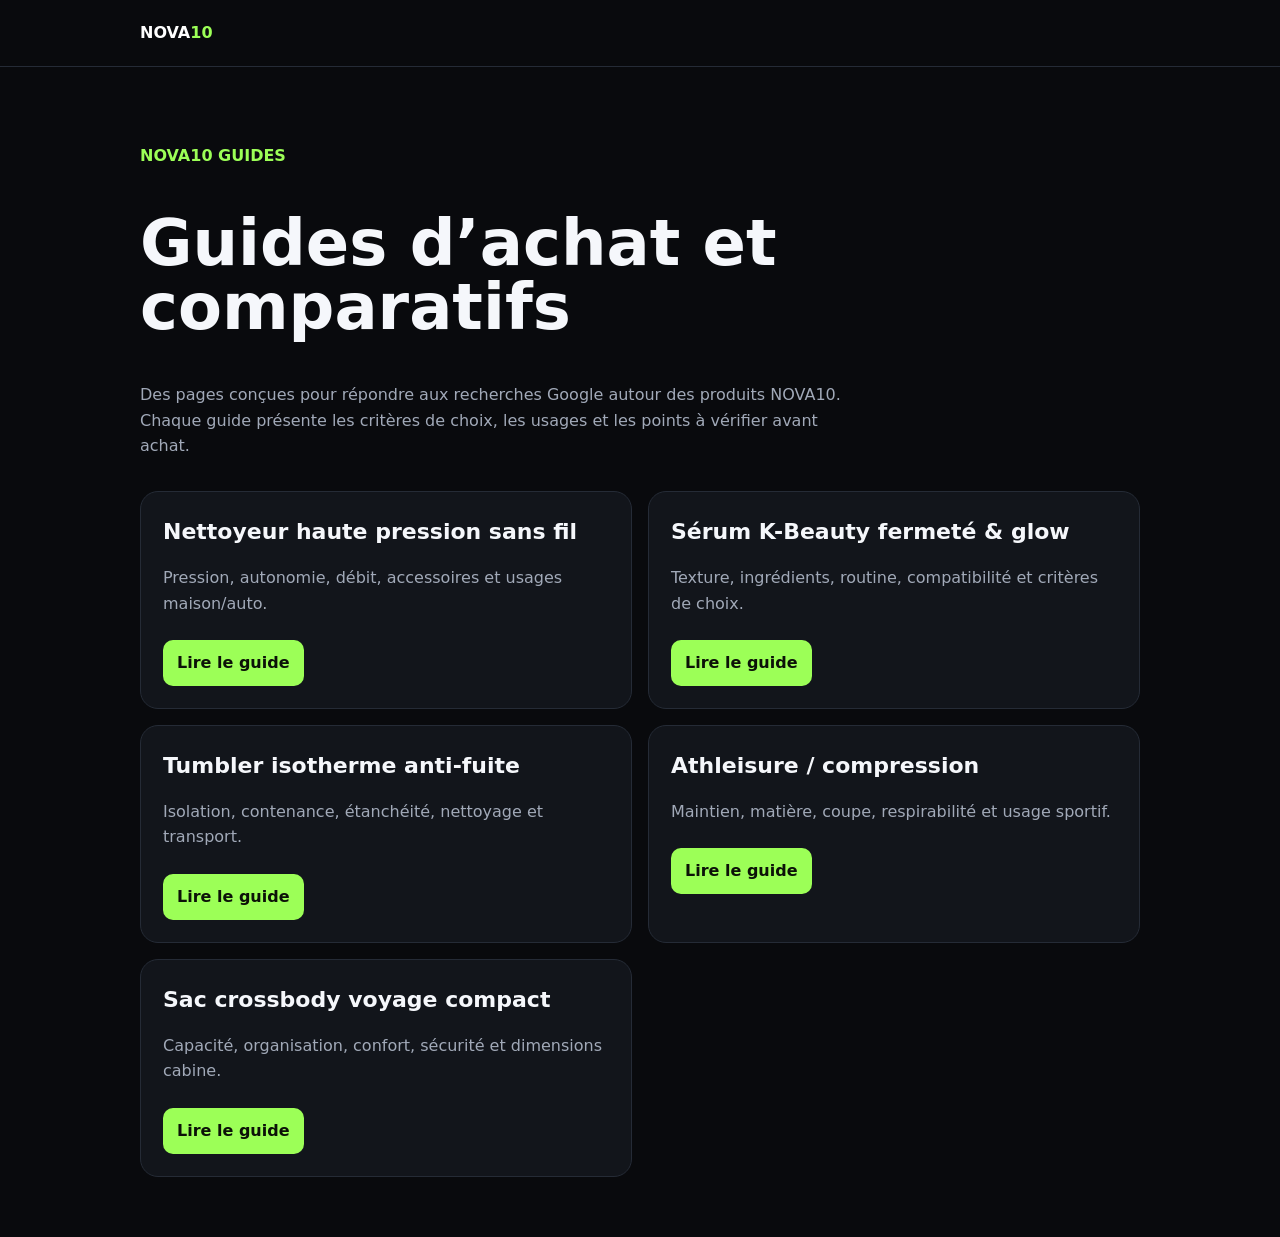
<file: public/guides/index.html>
<!doctype html><html lang="fr"><head><meta charset="utf-8"><meta name="viewport" content="width=device-width,initial-scale=1"><title>Guides d’achat NOVA10 — Comparatifs et conseils 2026</title><meta name="description" content="Guides d’achat NOVA10 : nettoyeur haute pression sans fil, sérum K-Beauty, tumbler, athleisure et sac crossbody."><link rel="canonical" href="https://square-sunset-9f1a.giniusconcept.workers.dev/guides/"><meta property="og:title" content="Guides d’achat NOVA10"><meta property="og:description" content="Comparatifs, critères de choix et usages pour les produits NOVA10."><meta property="og:type" content="website"><meta property="og:url" content="https://square-sunset-9f1a.giniusconcept.workers.dev/guides/"><style>body{margin:0;background:#090a0d;color:#f5f7fb;font-family:Inter,system-ui,Arial;line-height:1.6}a{color:#9cff57;text-decoration:none}.w{width:min(1000px,92vw);margin:auto}nav{padding:20px 0;border-bottom:1px solid #252b36}.brand{font-weight:900;color:white}.brand b{color:#9cff57}main{padding:60px 0}h1{font-size:clamp(38px,6vw,64px);line-height:1}.lead{color:#a1a9b8;max-width:720px}.grid{display:grid;grid-template-columns:repeat(2,1fr);gap:16px;margin-top:32px}.card{background:#12151b;border:1px solid #252b36;border-radius:18px;padding:22px}.card h2{margin:0 0 8px;font-size:22px}.card p{color:#a1a9b8}.btn{display:inline-block;margin-top:8px;padding:10px 14px;border-radius:10px;background:#9cff57;color:#0c1208;font-weight:800}@media(max-width:700px){.grid{grid-template-columns:1fr}}</style></head><body><nav><div class="w"><a class="brand" href="/">NOVA<b>10</b></a></div></nav><main><div class="w"><p style="color:#9cff57;font-weight:800">NOVA10 GUIDES</p><h1>Guides d’achat et comparatifs</h1><p class="lead">Des pages conçues pour répondre aux recherches Google autour des produits NOVA10. Chaque guide présente les critères de choix, les usages et les points à vérifier avant achat.</p><div class="grid"><article class="card"><h2>Nettoyeur haute pression sans fil</h2><p>Pression, autonomie, débit, accessoires et usages maison/auto.</p><a class="btn" href="/guides/nettoyeur-haute-pression-sans-fil.html">Lire le guide</a></article><article class="card"><h2>Sérum K-Beauty fermeté & glow</h2><p>Texture, ingrédients, routine, compatibilité et critères de choix.</p><a class="btn" href="/guides/serum-kbeauty-fermete-glow.html">Lire le guide</a></article><article class="card"><h2>Tumbler isotherme anti-fuite</h2><p>Isolation, contenance, étanchéité, nettoyage et transport.</p><a class="btn" href="/guides/tumbler-isotherme-anti-fuite.html">Lire le guide</a></article><article class="card"><h2>Athleisure / compression</h2><p>Maintien, matière, coupe, respirabilité et usage sportif.</p><a class="btn" href="/guides/athleisure-compression.html">Lire le guide</a></article><article class="card"><h2>Sac crossbody voyage compact</h2><p>Capacité, organisation, confort, sécurité et dimensions cabine.</p><a class="btn" href="/guides/sac-crossbody-voyage-compact.html">Lire le guide</a></article></div></div></main></body></html>
</file>
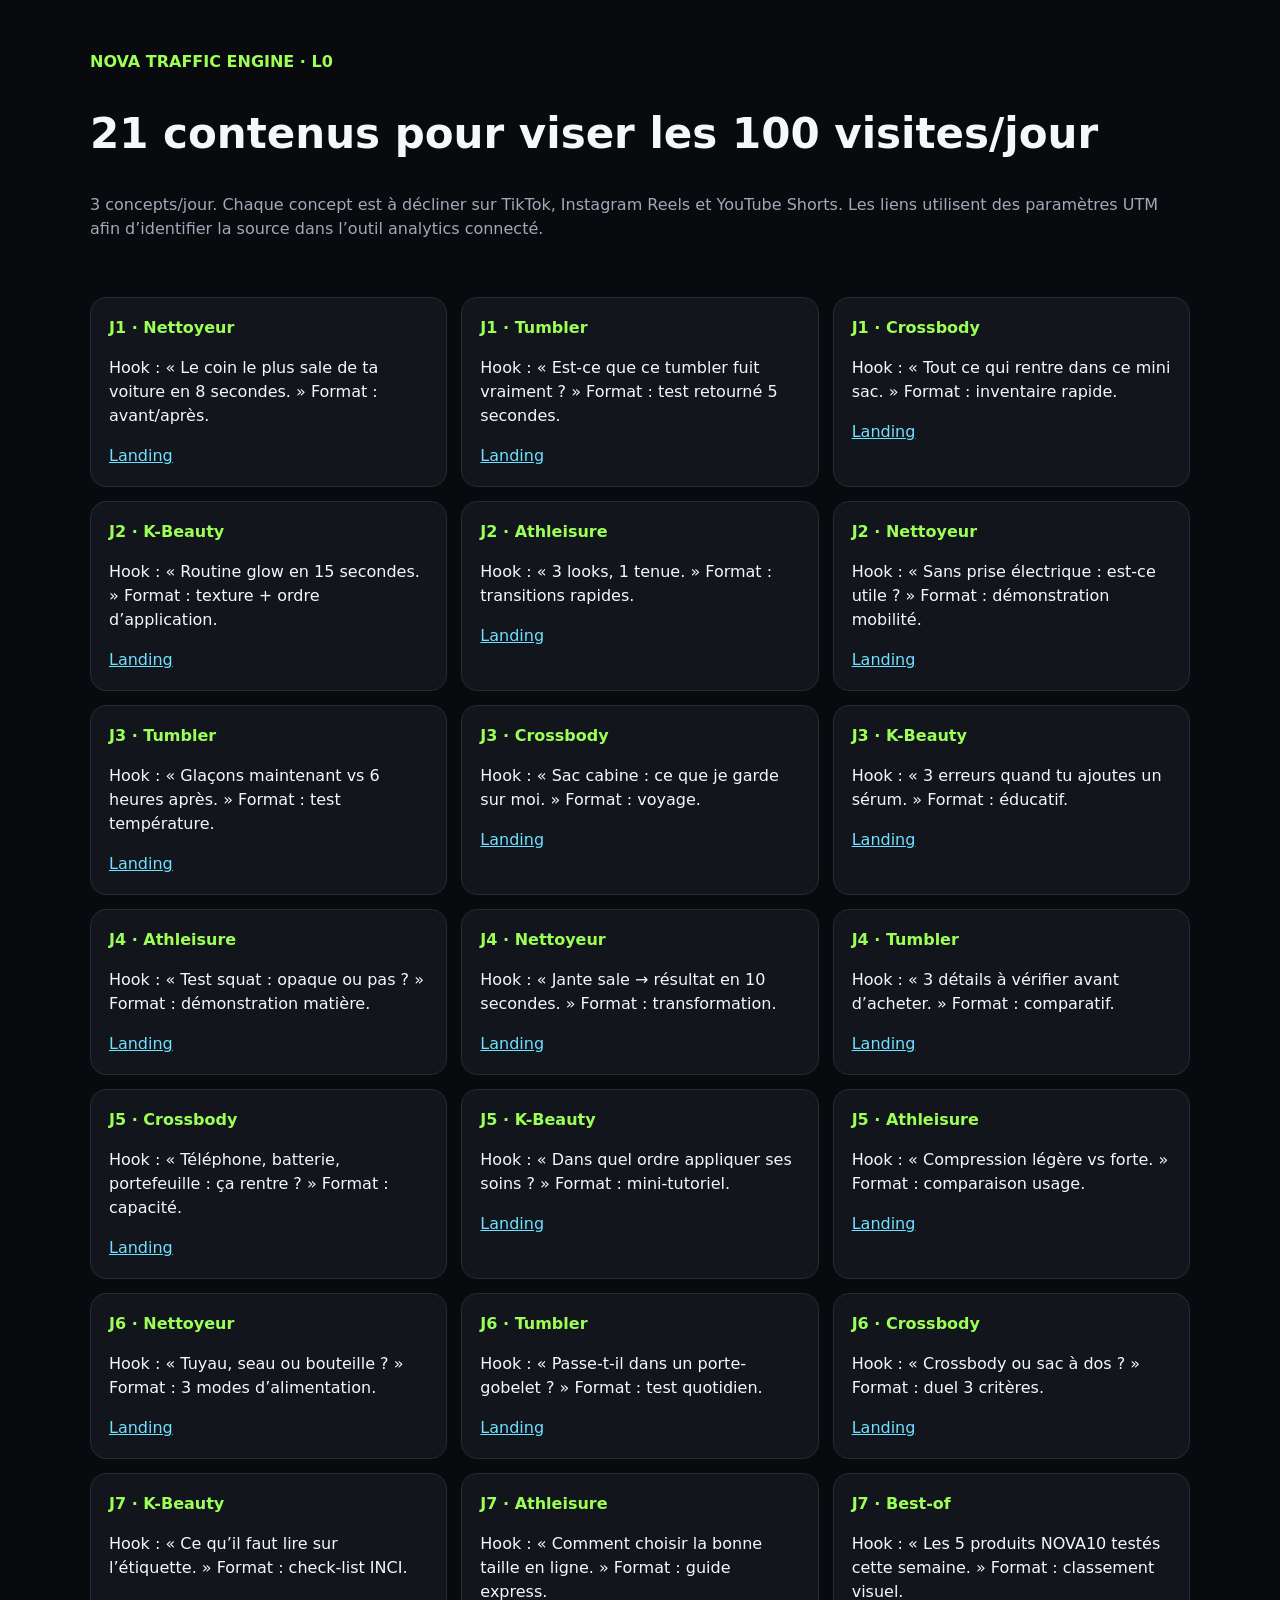
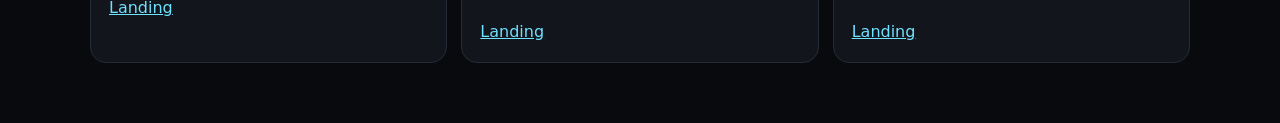
<file: public/l0-content-plan.html>
<!doctype html><html lang="fr"><head><meta charset="utf-8"><meta name="viewport" content="width=device-width,initial-scale=1"><meta name="robots" content="noindex,nofollow"><title>NOVA10 — L0 Traffic Plan</title><style>body{margin:0;background:#090a0d;color:#f5f7fb;font-family:Inter,system-ui,Arial;line-height:1.5}.w{width:min(1100px,92vw);margin:auto}header{padding:50px 0 20px}h1{font-size:42px}.k{color:#9cff57;font-weight:900}.grid{display:grid;grid-template-columns:repeat(3,1fr);gap:14px;padding:20px 0 60px}.c{background:#12151b;border:1px solid #252b36;border-radius:16px;padding:18px}.c b{color:#9cff57}.c a{color:#70e1ff}.muted{color:#a1a9b8}@media(max-width:850px){.grid{grid-template-columns:1fr}}</style></head><body><div class="w"><header><div class="k">NOVA TRAFFIC ENGINE · L0</div><h1>21 contenus pour viser les 100 visites/jour</h1><p class="muted">3 concepts/jour. Chaque concept est à décliner sur TikTok, Instagram Reels et YouTube Shorts. Les liens utilisent des paramètres UTM afin d’identifier la source dans l’outil analytics connecté.</p></header><div class="grid">
<div class="c"><b>J1 · Nettoyeur</b><p>Hook : « Le coin le plus sale de ta voiture en 8 secondes. » Format : avant/après.</p><a href="/guides/nettoyeur-haute-pression-sans-fil.html?utm_source=social&utm_medium=short&utm_campaign=l0&utm_content=j1a">Landing</a></div>
<div class="c"><b>J1 · Tumbler</b><p>Hook : « Est-ce que ce tumbler fuit vraiment ? » Format : test retourné 5 secondes.</p><a href="/guides/tumbler-isotherme-anti-fuite.html?utm_source=social&utm_medium=short&utm_campaign=l0&utm_content=j1b">Landing</a></div>
<div class="c"><b>J1 · Crossbody</b><p>Hook : « Tout ce qui rentre dans ce mini sac. » Format : inventaire rapide.</p><a href="/guides/sac-crossbody-voyage-compact.html?utm_source=social&utm_medium=short&utm_campaign=l0&utm_content=j1c">Landing</a></div>
<div class="c"><b>J2 · K-Beauty</b><p>Hook : « Routine glow en 15 secondes. » Format : texture + ordre d’application.</p><a href="/guides/serum-kbeauty-fermete-glow.html?utm_source=social&utm_medium=short&utm_campaign=l0&utm_content=j2a">Landing</a></div>
<div class="c"><b>J2 · Athleisure</b><p>Hook : « 3 looks, 1 tenue. » Format : transitions rapides.</p><a href="/guides/athleisure-compression.html?utm_source=social&utm_medium=short&utm_campaign=l0&utm_content=j2b">Landing</a></div>
<div class="c"><b>J2 · Nettoyeur</b><p>Hook : « Sans prise électrique : est-ce utile ? » Format : démonstration mobilité.</p><a href="/guides/nettoyeur-haute-pression-sans-fil.html?utm_source=social&utm_medium=short&utm_campaign=l0&utm_content=j2c">Landing</a></div>
<div class="c"><b>J3 · Tumbler</b><p>Hook : « Glaçons maintenant vs 6 heures après. » Format : test température.</p><a href="/guides/tumbler-isotherme-anti-fuite.html?utm_source=social&utm_medium=short&utm_campaign=l0&utm_content=j3a">Landing</a></div>
<div class="c"><b>J3 · Crossbody</b><p>Hook : « Sac cabine : ce que je garde sur moi. » Format : voyage.</p><a href="/guides/sac-crossbody-voyage-compact.html?utm_source=social&utm_medium=short&utm_campaign=l0&utm_content=j3b">Landing</a></div>
<div class="c"><b>J3 · K-Beauty</b><p>Hook : « 3 erreurs quand tu ajoutes un sérum. » Format : éducatif.</p><a href="/guides/serum-kbeauty-fermete-glow.html?utm_source=social&utm_medium=short&utm_campaign=l0&utm_content=j3c">Landing</a></div>
<div class="c"><b>J4 · Athleisure</b><p>Hook : « Test squat : opaque ou pas ? » Format : démonstration matière.</p><a href="/guides/athleisure-compression.html?utm_source=social&utm_medium=short&utm_campaign=l0&utm_content=j4a">Landing</a></div>
<div class="c"><b>J4 · Nettoyeur</b><p>Hook : « Jante sale → résultat en 10 secondes. » Format : transformation.</p><a href="/guides/nettoyeur-haute-pression-sans-fil.html?utm_source=social&utm_medium=short&utm_campaign=l0&utm_content=j4b">Landing</a></div>
<div class="c"><b>J4 · Tumbler</b><p>Hook : « 3 détails à vérifier avant d’acheter. » Format : comparatif.</p><a href="/guides/tumbler-isotherme-anti-fuite.html?utm_source=social&utm_medium=short&utm_campaign=l0&utm_content=j4c">Landing</a></div>
<div class="c"><b>J5 · Crossbody</b><p>Hook : « Téléphone, batterie, portefeuille : ça rentre ? » Format : capacité.</p><a href="/guides/sac-crossbody-voyage-compact.html?utm_source=social&utm_medium=short&utm_campaign=l0&utm_content=j5a">Landing</a></div>
<div class="c"><b>J5 · K-Beauty</b><p>Hook : « Dans quel ordre appliquer ses soins ? » Format : mini-tutoriel.</p><a href="/guides/serum-kbeauty-fermete-glow.html?utm_source=social&utm_medium=short&utm_campaign=l0&utm_content=j5b">Landing</a></div>
<div class="c"><b>J5 · Athleisure</b><p>Hook : « Compression légère vs forte. » Format : comparaison usage.</p><a href="/guides/athleisure-compression.html?utm_source=social&utm_medium=short&utm_campaign=l0&utm_content=j5c">Landing</a></div>
<div class="c"><b>J6 · Nettoyeur</b><p>Hook : « Tuyau, seau ou bouteille ? » Format : 3 modes d’alimentation.</p><a href="/guides/nettoyeur-haute-pression-sans-fil.html?utm_source=social&utm_medium=short&utm_campaign=l0&utm_content=j6a">Landing</a></div>
<div class="c"><b>J6 · Tumbler</b><p>Hook : « Passe-t-il dans un porte-gobelet ? » Format : test quotidien.</p><a href="/guides/tumbler-isotherme-anti-fuite.html?utm_source=social&utm_medium=short&utm_campaign=l0&utm_content=j6b">Landing</a></div>
<div class="c"><b>J6 · Crossbody</b><p>Hook : « Crossbody ou sac à dos ? » Format : duel 3 critères.</p><a href="/guides/sac-crossbody-voyage-compact.html?utm_source=social&utm_medium=short&utm_campaign=l0&utm_content=j6c">Landing</a></div>
<div class="c"><b>J7 · K-Beauty</b><p>Hook : « Ce qu’il faut lire sur l’étiquette. » Format : check-list INCI.</p><a href="/guides/serum-kbeauty-fermete-glow.html?utm_source=social&utm_medium=short&utm_campaign=l0&utm_content=j7a">Landing</a></div>
<div class="c"><b>J7 · Athleisure</b><p>Hook : « Comment choisir la bonne taille en ligne. » Format : guide express.</p><a href="/guides/athleisure-compression.html?utm_source=social&utm_medium=short&utm_campaign=l0&utm_content=j7b">Landing</a></div>
<div class="c"><b>J7 · Best-of</b><p>Hook : « Les 5 produits NOVA10 testés cette semaine. » Format : classement visuel.</p><a href="/?utm_source=social&utm_medium=short&utm_campaign=l0&utm_content=j7c">Landing</a></div>
</div></div></body></html>
</file>
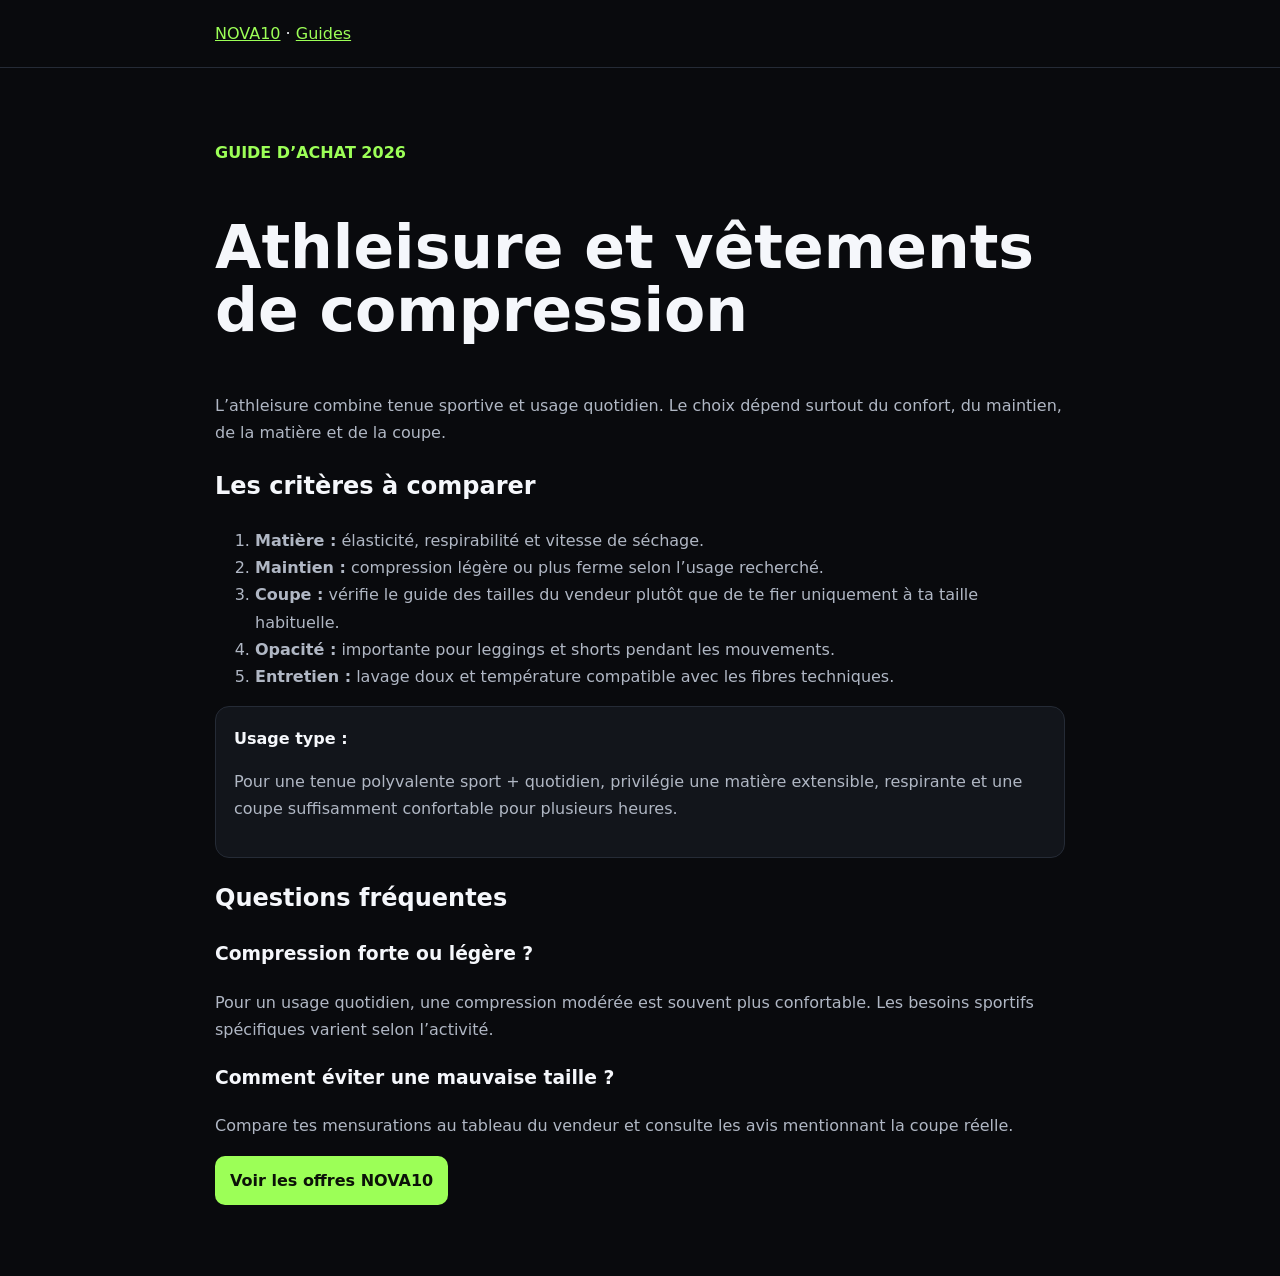
<file: public/guides/athleisure-compression.html>
<!doctype html><html lang="fr"><head><meta charset="utf-8"><meta name="viewport" content="width=device-width,initial-scale=1"><title>Athleisure et compression : guide d’achat 2026 | NOVA10</title><meta name="description" content="Guide athleisure et vêtements de compression : coupe, maintien, matière, respirabilité, taille et usages."><link rel="canonical" href="https://square-sunset-9f1a.giniusconcept.workers.dev/guides/athleisure-compression"><meta property="og:title" content="Athleisure et compression : guide 2026"><meta property="og:type" content="article"><meta property="og:url" content="https://square-sunset-9f1a.giniusconcept.workers.dev/guides/athleisure-compression"><style>body{margin:0;background:#090a0d;color:#f5f7fb;font-family:Inter,system-ui,Arial;line-height:1.7}a{color:#9cff57}.w{width:min(850px,92vw);margin:auto}nav{padding:20px 0;border-bottom:1px solid #252b36}main{padding:55px 0}h1{font-size:clamp(36px,6vw,60px);line-height:1.05}.lead,p,li{color:#b0b7c4}.box{padding:18px;border:1px solid #252b36;border-radius:14px;background:#12151b}.btn{display:inline-block;padding:11px 15px;border-radius:10px;background:#9cff57;color:#0c1208;text-decoration:none;font-weight:800}</style></head><body><nav><div class="w"><a href="/">NOVA10</a> · <a href="/guides/">Guides</a></div></nav><main><article class="w"><p style="color:#9cff57;font-weight:800">GUIDE D’ACHAT 2026</p><h1>Athleisure et vêtements de compression</h1><p class="lead">L’athleisure combine tenue sportive et usage quotidien. Le choix dépend surtout du confort, du maintien, de la matière et de la coupe.</p><h2>Les critères à comparer</h2><ol><li><b>Matière :</b> élasticité, respirabilité et vitesse de séchage.</li><li><b>Maintien :</b> compression légère ou plus ferme selon l’usage recherché.</li><li><b>Coupe :</b> vérifie le guide des tailles du vendeur plutôt que de te fier uniquement à ta taille habituelle.</li><li><b>Opacité :</b> importante pour leggings et shorts pendant les mouvements.</li><li><b>Entretien :</b> lavage doux et température compatible avec les fibres techniques.</li></ol><div class="box"><b>Usage type :</b><p>Pour une tenue polyvalente sport + quotidien, privilégie une matière extensible, respirante et une coupe suffisamment confortable pour plusieurs heures.</p></div><h2>Questions fréquentes</h2><h3>Compression forte ou légère ?</h3><p>Pour un usage quotidien, une compression modérée est souvent plus confortable. Les besoins sportifs spécifiques varient selon l’activité.</p><h3>Comment éviter une mauvaise taille ?</h3><p>Compare tes mensurations au tableau du vendeur et consulte les avis mentionnant la coupe réelle.</p><p><a class="btn" href="/?utm_source=seo&utm_medium=guide&utm_campaign=l0&utm_content=athleisure#shop">Voir les offres NOVA10</a></p></article></main></body></html>
</file>
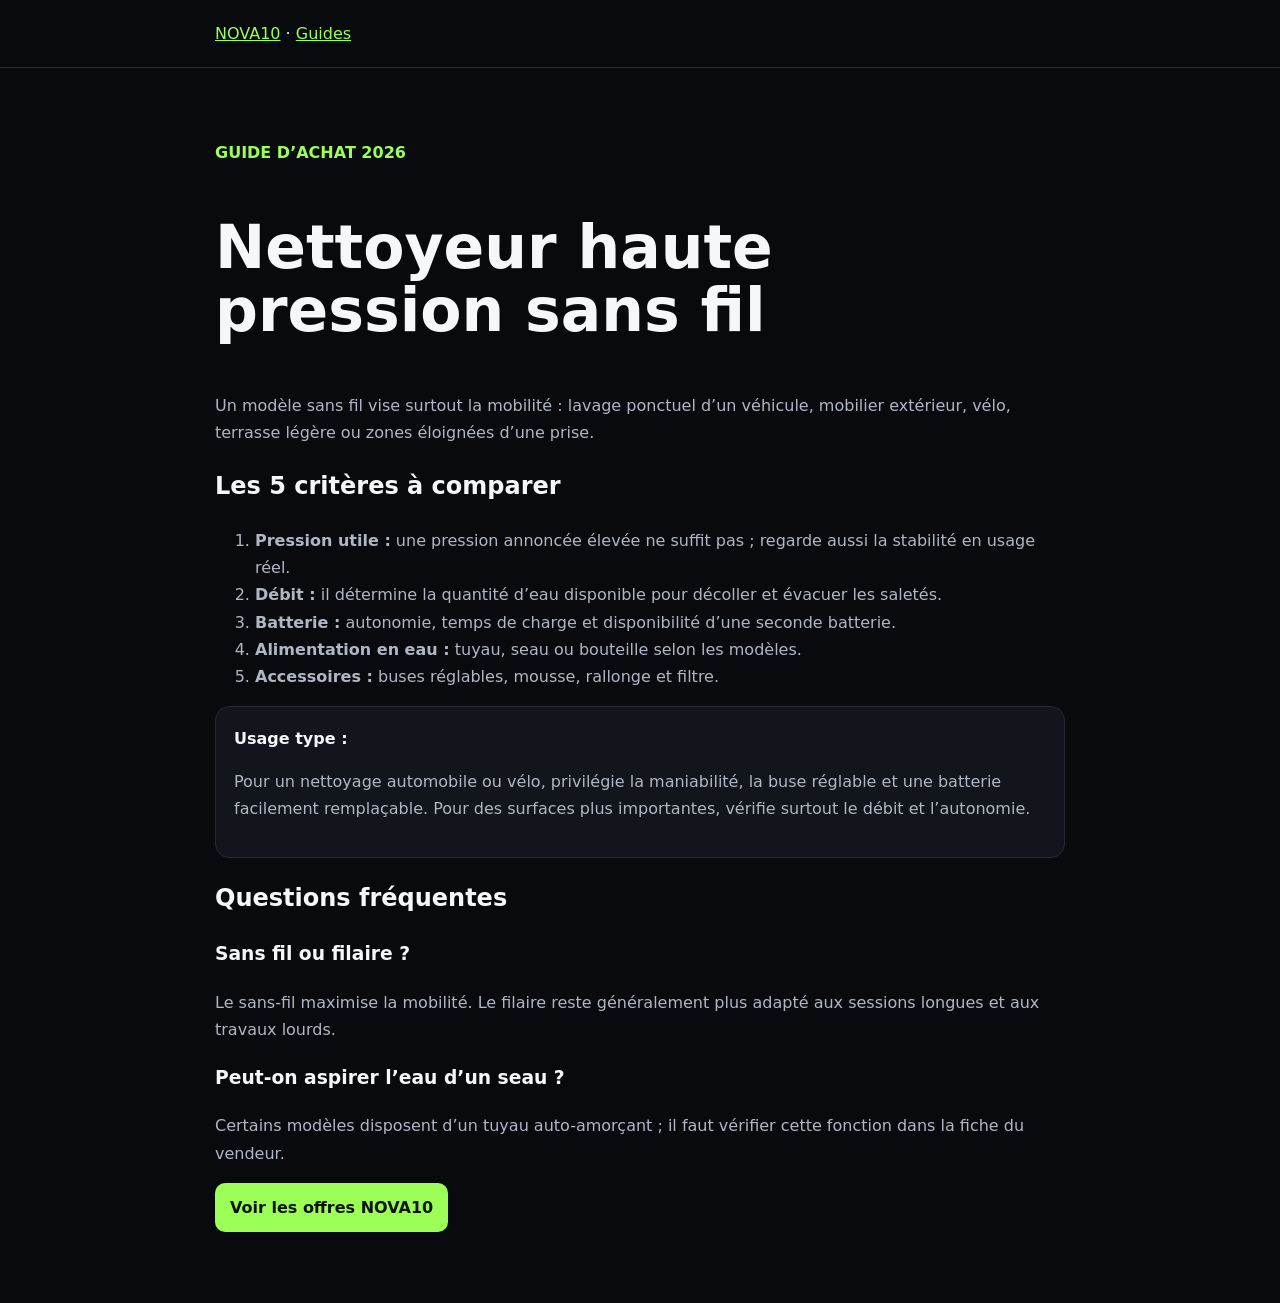
<file: public/guides/nettoyeur-haute-pression-sans-fil.html>
<!doctype html><html lang="fr"><head><meta charset="utf-8"><meta name="viewport" content="width=device-width,initial-scale=1"><title>Nettoyeur haute pression sans fil : guide d’achat 2026 | NOVA10</title><meta name="description" content="Comment choisir un nettoyeur haute pression sans fil : pression, débit, batterie, buses, usages auto et maison."><link rel="canonical" href="https://square-sunset-9f1a.giniusconcept.workers.dev/guides/nettoyeur-haute-pression-sans-fil"><meta property="og:title" content="Nettoyeur haute pression sans fil : guide 2026"><meta property="og:type" content="article"><meta property="og:url" content="https://square-sunset-9f1a.giniusconcept.workers.dev/guides/nettoyeur-haute-pression-sans-fil"><style>body{margin:0;background:#090a0d;color:#f5f7fb;font-family:Inter,system-ui,Arial;line-height:1.7}a{color:#9cff57}.w{width:min(850px,92vw);margin:auto}nav{padding:20px 0;border-bottom:1px solid #252b36}main{padding:55px 0}h1{font-size:clamp(36px,6vw,60px);line-height:1.05}.lead,p,li{color:#b0b7c4}.box{padding:18px;border:1px solid #252b36;border-radius:14px;background:#12151b}.btn{display:inline-block;padding:11px 15px;border-radius:10px;background:#9cff57;color:#0c1208;text-decoration:none;font-weight:800}</style></head><body><nav><div class="w"><a href="/">NOVA10</a> · <a href="/guides/">Guides</a></div></nav><main><article class="w"><p style="color:#9cff57;font-weight:800">GUIDE D’ACHAT 2026</p><h1>Nettoyeur haute pression sans fil</h1><p class="lead">Un modèle sans fil vise surtout la mobilité : lavage ponctuel d’un véhicule, mobilier extérieur, vélo, terrasse légère ou zones éloignées d’une prise.</p><h2>Les 5 critères à comparer</h2><ol><li><b>Pression utile :</b> une pression annoncée élevée ne suffit pas ; regarde aussi la stabilité en usage réel.</li><li><b>Débit :</b> il détermine la quantité d’eau disponible pour décoller et évacuer les saletés.</li><li><b>Batterie :</b> autonomie, temps de charge et disponibilité d’une seconde batterie.</li><li><b>Alimentation en eau :</b> tuyau, seau ou bouteille selon les modèles.</li><li><b>Accessoires :</b> buses réglables, mousse, rallonge et filtre.</li></ol><div class="box"><b>Usage type :</b><p>Pour un nettoyage automobile ou vélo, privilégie la maniabilité, la buse réglable et une batterie facilement remplaçable. Pour des surfaces plus importantes, vérifie surtout le débit et l’autonomie.</p></div><h2>Questions fréquentes</h2><h3>Sans fil ou filaire ?</h3><p>Le sans-fil maximise la mobilité. Le filaire reste généralement plus adapté aux sessions longues et aux travaux lourds.</p><h3>Peut-on aspirer l’eau d’un seau ?</h3><p>Certains modèles disposent d’un tuyau auto-amorçant ; il faut vérifier cette fonction dans la fiche du vendeur.</p><p><a class="btn" href="/?utm_source=seo&utm_medium=guide&utm_campaign=l0&utm_content=pressure#shop">Voir les offres NOVA10</a></p></article></main></body></html>
</file>
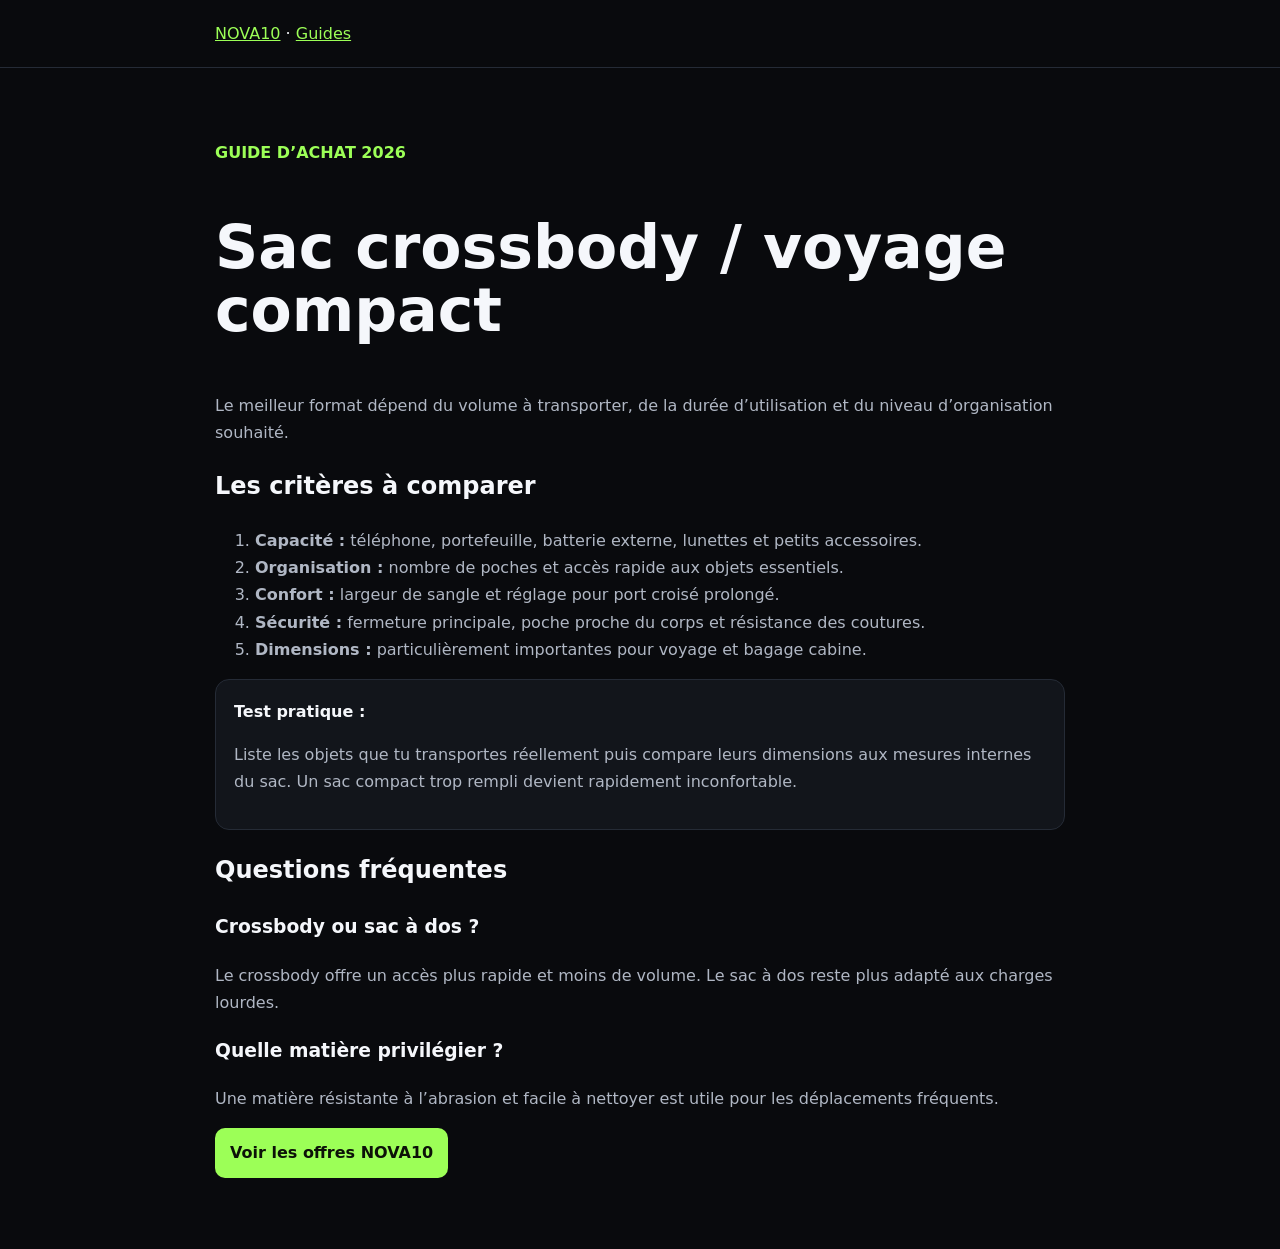
<file: public/guides/sac-crossbody-voyage-compact.html>
<!doctype html><html lang="fr"><head><meta charset="utf-8"><meta name="viewport" content="width=device-width,initial-scale=1"><title>Sac crossbody voyage compact : guide d’achat 2026 | NOVA10</title><meta name="description" content="Guide pour choisir un sac crossbody compact : capacité, organisation, sécurité, confort, dimensions et voyage."><link rel="canonical" href="https://square-sunset-9f1a.giniusconcept.workers.dev/guides/sac-crossbody-voyage-compact"><meta property="og:title" content="Sac crossbody voyage compact : guide 2026"><meta property="og:type" content="article"><meta property="og:url" content="https://square-sunset-9f1a.giniusconcept.workers.dev/guides/sac-crossbody-voyage-compact"><style>body{margin:0;background:#090a0d;color:#f5f7fb;font-family:Inter,system-ui,Arial;line-height:1.7}a{color:#9cff57}.w{width:min(850px,92vw);margin:auto}nav{padding:20px 0;border-bottom:1px solid #252b36}main{padding:55px 0}h1{font-size:clamp(36px,6vw,60px);line-height:1.05}.lead,p,li{color:#b0b7c4}.box{padding:18px;border:1px solid #252b36;border-radius:14px;background:#12151b}.btn{display:inline-block;padding:11px 15px;border-radius:10px;background:#9cff57;color:#0c1208;text-decoration:none;font-weight:800}</style></head><body><nav><div class="w"><a href="/">NOVA10</a> · <a href="/guides/">Guides</a></div></nav><main><article class="w"><p style="color:#9cff57;font-weight:800">GUIDE D’ACHAT 2026</p><h1>Sac crossbody / voyage compact</h1><p class="lead">Le meilleur format dépend du volume à transporter, de la durée d’utilisation et du niveau d’organisation souhaité.</p><h2>Les critères à comparer</h2><ol><li><b>Capacité :</b> téléphone, portefeuille, batterie externe, lunettes et petits accessoires.</li><li><b>Organisation :</b> nombre de poches et accès rapide aux objets essentiels.</li><li><b>Confort :</b> largeur de sangle et réglage pour port croisé prolongé.</li><li><b>Sécurité :</b> fermeture principale, poche proche du corps et résistance des coutures.</li><li><b>Dimensions :</b> particulièrement importantes pour voyage et bagage cabine.</li></ol><div class="box"><b>Test pratique :</b><p>Liste les objets que tu transportes réellement puis compare leurs dimensions aux mesures internes du sac. Un sac compact trop rempli devient rapidement inconfortable.</p></div><h2>Questions fréquentes</h2><h3>Crossbody ou sac à dos ?</h3><p>Le crossbody offre un accès plus rapide et moins de volume. Le sac à dos reste plus adapté aux charges lourdes.</p><h3>Quelle matière privilégier ?</h3><p>Une matière résistante à l’abrasion et facile à nettoyer est utile pour les déplacements fréquents.</p><p><a class="btn" href="/?utm_source=seo&utm_medium=guide&utm_campaign=l0&utm_content=crossbody#shop">Voir les offres NOVA10</a></p></article></main></body></html>
</file>
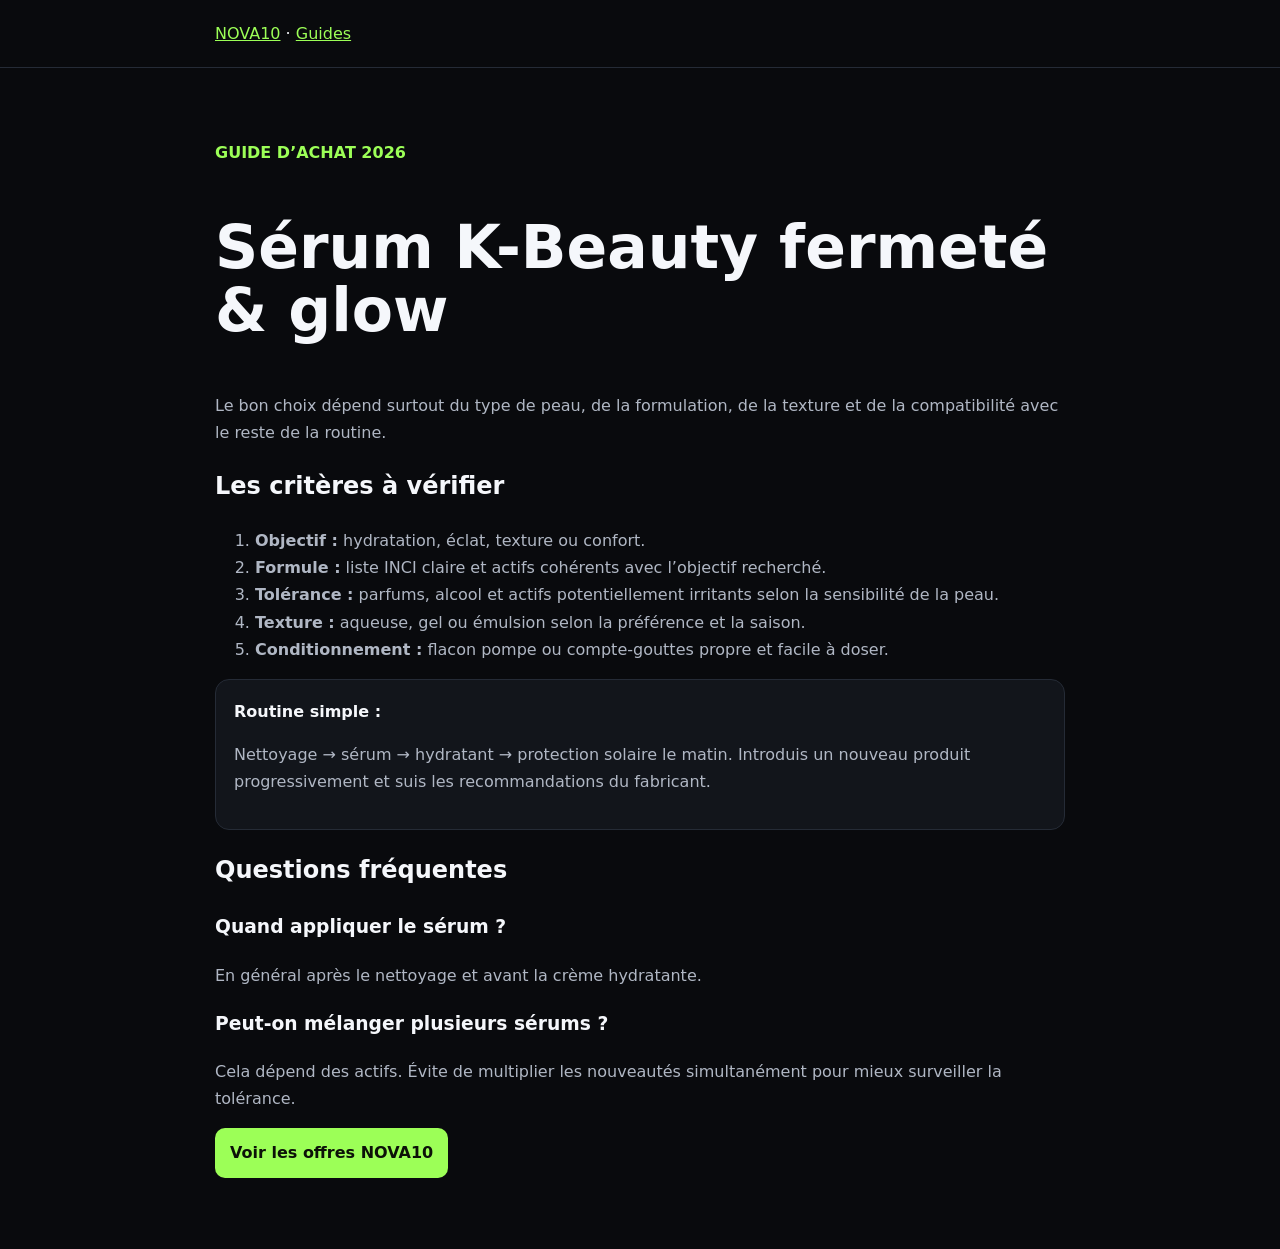
<file: public/guides/serum-kbeauty-fermete-glow.html>
<!doctype html><html lang="fr"><head><meta charset="utf-8"><meta name="viewport" content="width=device-width,initial-scale=1"><title>Sérum K-Beauty fermeté & glow : guide 2026 | NOVA10</title><meta name="description" content="Guide pour choisir un sérum K-Beauty : texture, ingrédients, tolérance, ordre d’application et routine."><link rel="canonical" href="https://square-sunset-9f1a.giniusconcept.workers.dev/guides/serum-kbeauty-fermete-glow"><meta property="og:title" content="Sérum K-Beauty fermeté & glow : guide 2026"><meta property="og:type" content="article"><meta property="og:url" content="https://square-sunset-9f1a.giniusconcept.workers.dev/guides/serum-kbeauty-fermete-glow"><style>body{margin:0;background:#090a0d;color:#f5f7fb;font-family:Inter,system-ui,Arial;line-height:1.7}a{color:#9cff57}.w{width:min(850px,92vw);margin:auto}nav{padding:20px 0;border-bottom:1px solid #252b36}main{padding:55px 0}h1{font-size:clamp(36px,6vw,60px);line-height:1.05}.lead,p,li{color:#b0b7c4}.box{padding:18px;border:1px solid #252b36;border-radius:14px;background:#12151b}.btn{display:inline-block;padding:11px 15px;border-radius:10px;background:#9cff57;color:#0c1208;text-decoration:none;font-weight:800}</style></head><body><nav><div class="w"><a href="/">NOVA10</a> · <a href="/guides/">Guides</a></div></nav><main><article class="w"><p style="color:#9cff57;font-weight:800">GUIDE D’ACHAT 2026</p><h1>Sérum K-Beauty fermeté & glow</h1><p class="lead">Le bon choix dépend surtout du type de peau, de la formulation, de la texture et de la compatibilité avec le reste de la routine.</p><h2>Les critères à vérifier</h2><ol><li><b>Objectif :</b> hydratation, éclat, texture ou confort.</li><li><b>Formule :</b> liste INCI claire et actifs cohérents avec l’objectif recherché.</li><li><b>Tolérance :</b> parfums, alcool et actifs potentiellement irritants selon la sensibilité de la peau.</li><li><b>Texture :</b> aqueuse, gel ou émulsion selon la préférence et la saison.</li><li><b>Conditionnement :</b> flacon pompe ou compte-gouttes propre et facile à doser.</li></ol><div class="box"><b>Routine simple :</b><p>Nettoyage → sérum → hydratant → protection solaire le matin. Introduis un nouveau produit progressivement et suis les recommandations du fabricant.</p></div><h2>Questions fréquentes</h2><h3>Quand appliquer le sérum ?</h3><p>En général après le nettoyage et avant la crème hydratante.</p><h3>Peut-on mélanger plusieurs sérums ?</h3><p>Cela dépend des actifs. Évite de multiplier les nouveautés simultanément pour mieux surveiller la tolérance.</p><p><a class="btn" href="/?utm_source=seo&utm_medium=guide&utm_campaign=l0&utm_content=serum#shop">Voir les offres NOVA10</a></p></article></main></body></html>
</file>
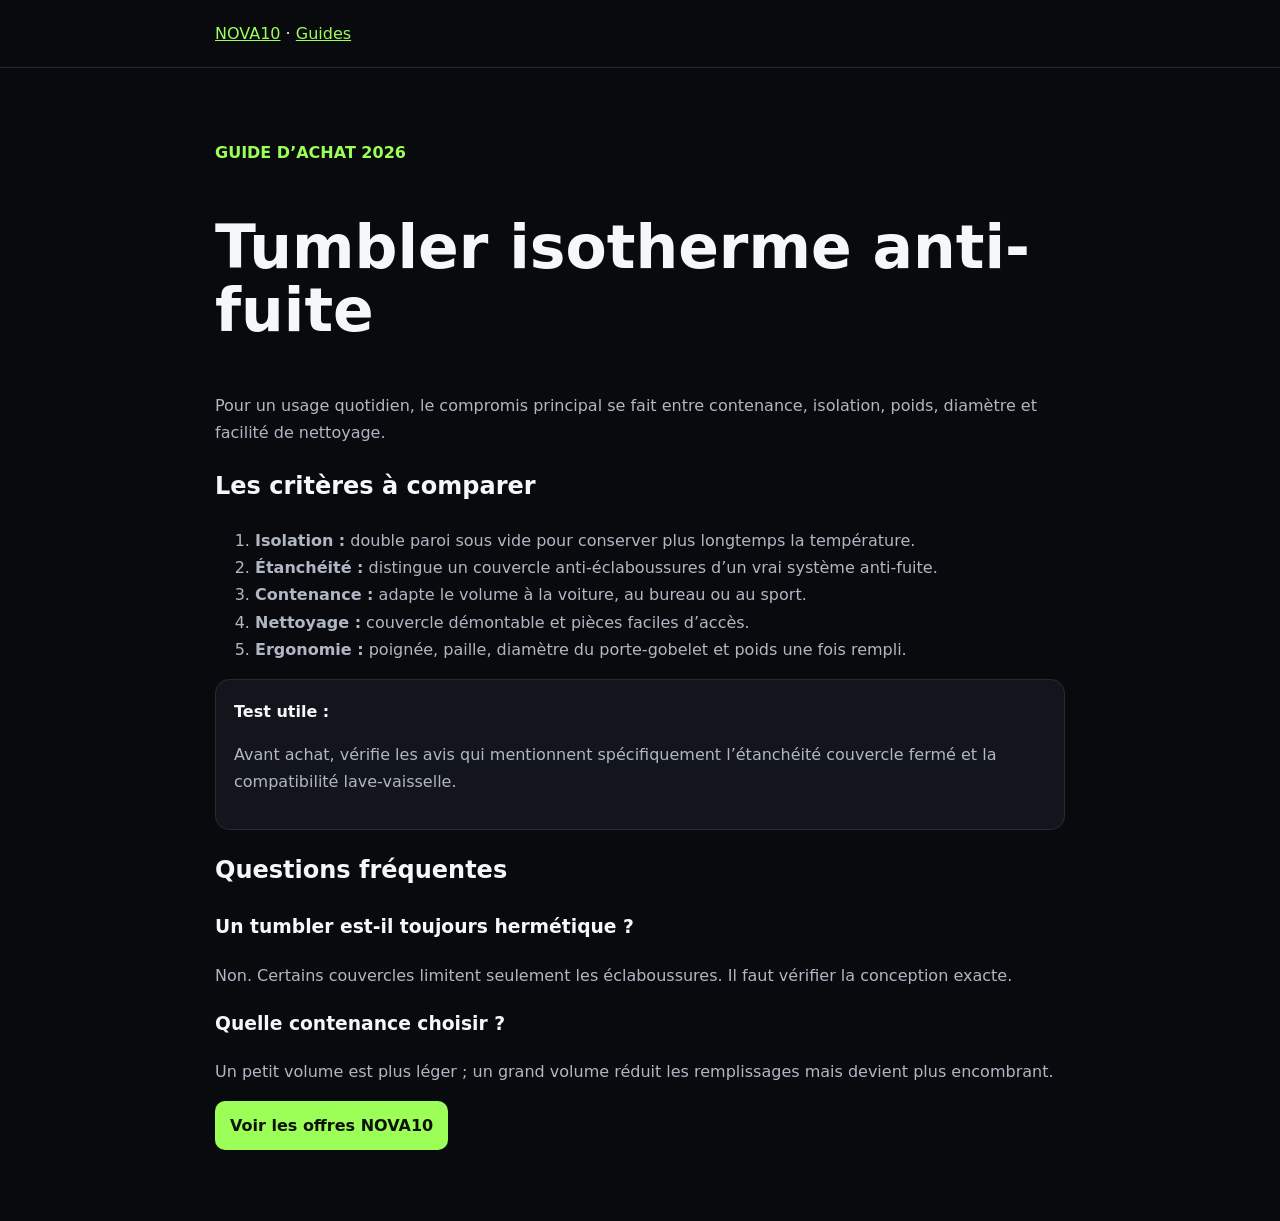
<file: public/guides/tumbler-isotherme-anti-fuite.html>
<!doctype html><html lang="fr"><head><meta charset="utf-8"><meta name="viewport" content="width=device-width,initial-scale=1"><title>Tumbler isotherme anti-fuite : guide d’achat 2026 | NOVA10</title><meta name="description" content="Comment choisir un tumbler isotherme anti-fuite : isolation, contenance, étanchéité, paille, nettoyage et transport."><link rel="canonical" href="https://square-sunset-9f1a.giniusconcept.workers.dev/guides/tumbler-isotherme-anti-fuite"><meta property="og:title" content="Tumbler isotherme anti-fuite : guide 2026"><meta property="og:type" content="article"><meta property="og:url" content="https://square-sunset-9f1a.giniusconcept.workers.dev/guides/tumbler-isotherme-anti-fuite"><style>body{margin:0;background:#090a0d;color:#f5f7fb;font-family:Inter,system-ui,Arial;line-height:1.7}a{color:#9cff57}.w{width:min(850px,92vw);margin:auto}nav{padding:20px 0;border-bottom:1px solid #252b36}main{padding:55px 0}h1{font-size:clamp(36px,6vw,60px);line-height:1.05}.lead,p,li{color:#b0b7c4}.box{padding:18px;border:1px solid #252b36;border-radius:14px;background:#12151b}.btn{display:inline-block;padding:11px 15px;border-radius:10px;background:#9cff57;color:#0c1208;text-decoration:none;font-weight:800}</style></head><body><nav><div class="w"><a href="/">NOVA10</a> · <a href="/guides/">Guides</a></div></nav><main><article class="w"><p style="color:#9cff57;font-weight:800">GUIDE D’ACHAT 2026</p><h1>Tumbler isotherme anti-fuite</h1><p class="lead">Pour un usage quotidien, le compromis principal se fait entre contenance, isolation, poids, diamètre et facilité de nettoyage.</p><h2>Les critères à comparer</h2><ol><li><b>Isolation :</b> double paroi sous vide pour conserver plus longtemps la température.</li><li><b>Étanchéité :</b> distingue un couvercle anti-éclaboussures d’un vrai système anti-fuite.</li><li><b>Contenance :</b> adapte le volume à la voiture, au bureau ou au sport.</li><li><b>Nettoyage :</b> couvercle démontable et pièces faciles d’accès.</li><li><b>Ergonomie :</b> poignée, paille, diamètre du porte-gobelet et poids une fois rempli.</li></ol><div class="box"><b>Test utile :</b><p>Avant achat, vérifie les avis qui mentionnent spécifiquement l’étanchéité couvercle fermé et la compatibilité lave-vaisselle.</p></div><h2>Questions fréquentes</h2><h3>Un tumbler est-il toujours hermétique ?</h3><p>Non. Certains couvercles limitent seulement les éclaboussures. Il faut vérifier la conception exacte.</p><h3>Quelle contenance choisir ?</h3><p>Un petit volume est plus léger ; un grand volume réduit les remplissages mais devient plus encombrant.</p><p><a class="btn" href="/?utm_source=seo&utm_medium=guide&utm_campaign=l0&utm_content=tumbler#shop">Voir les offres NOVA10</a></p></article></main></body></html>
</file>
